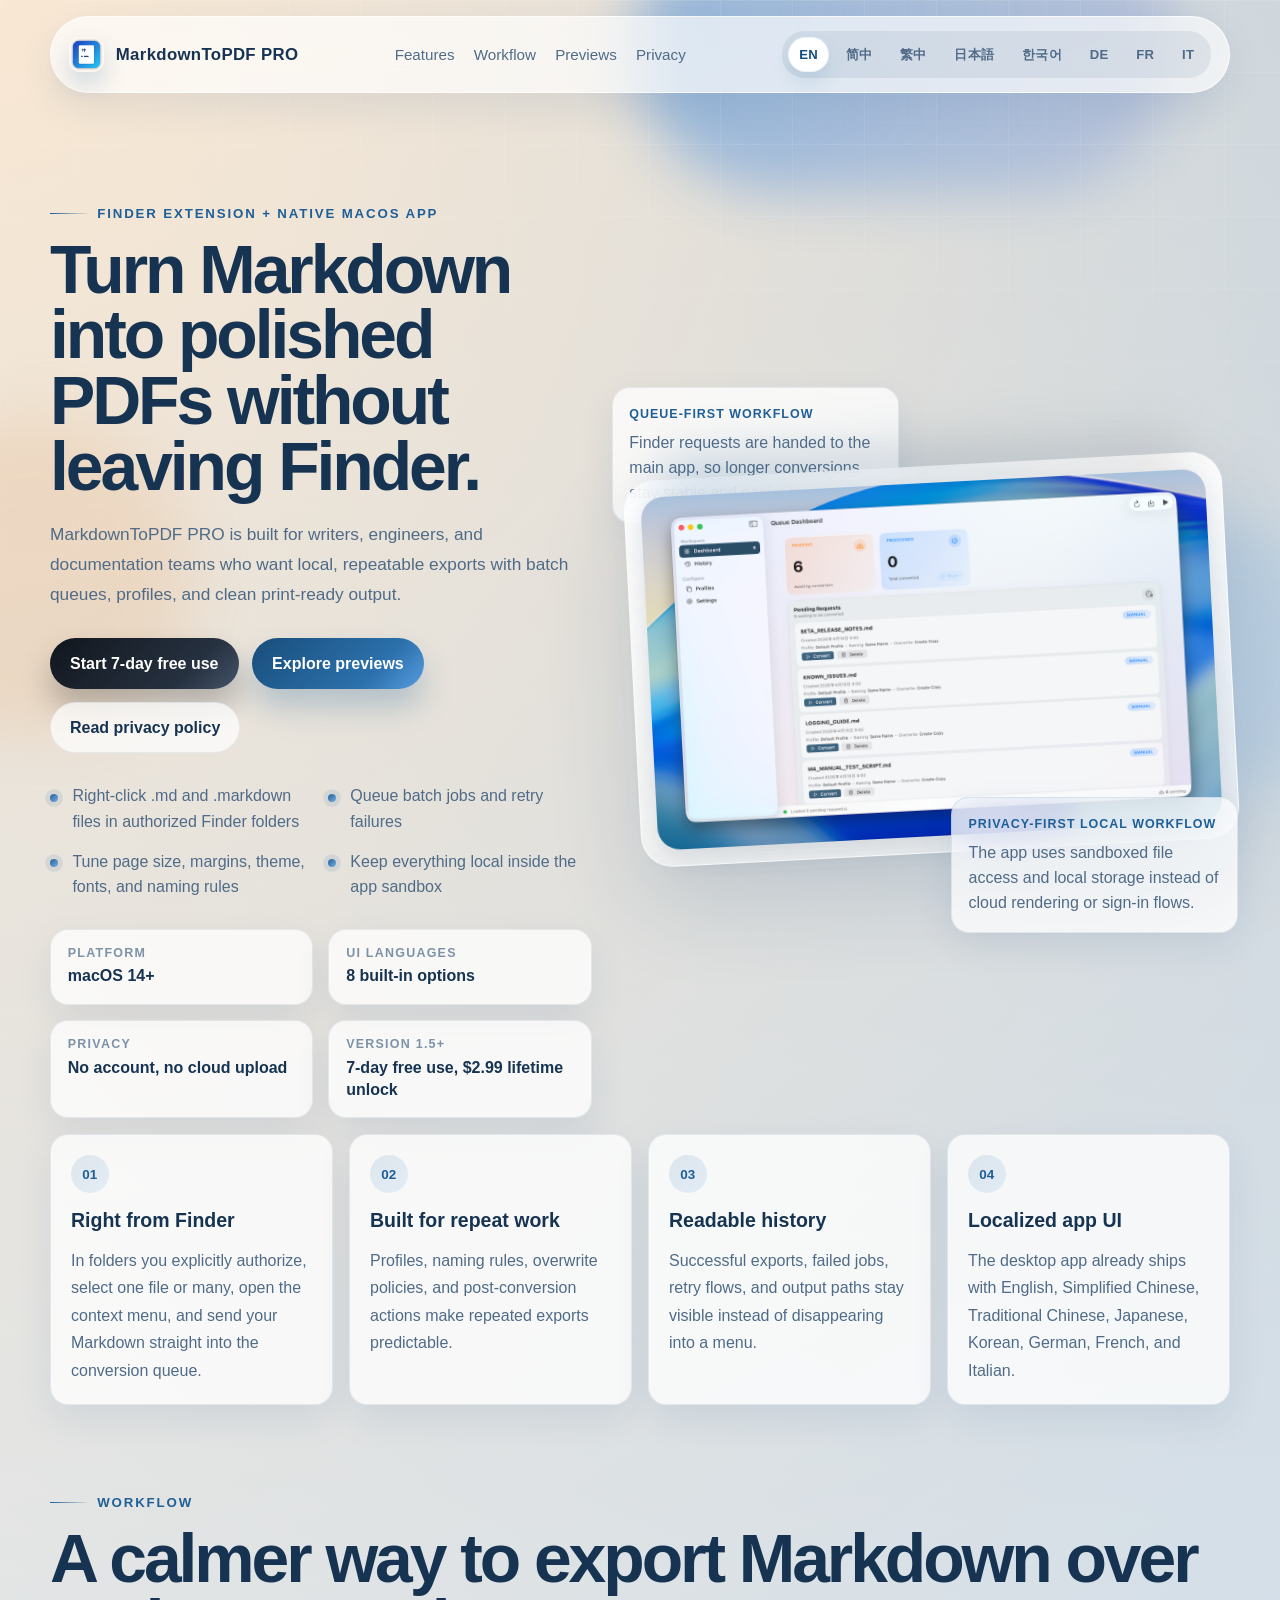
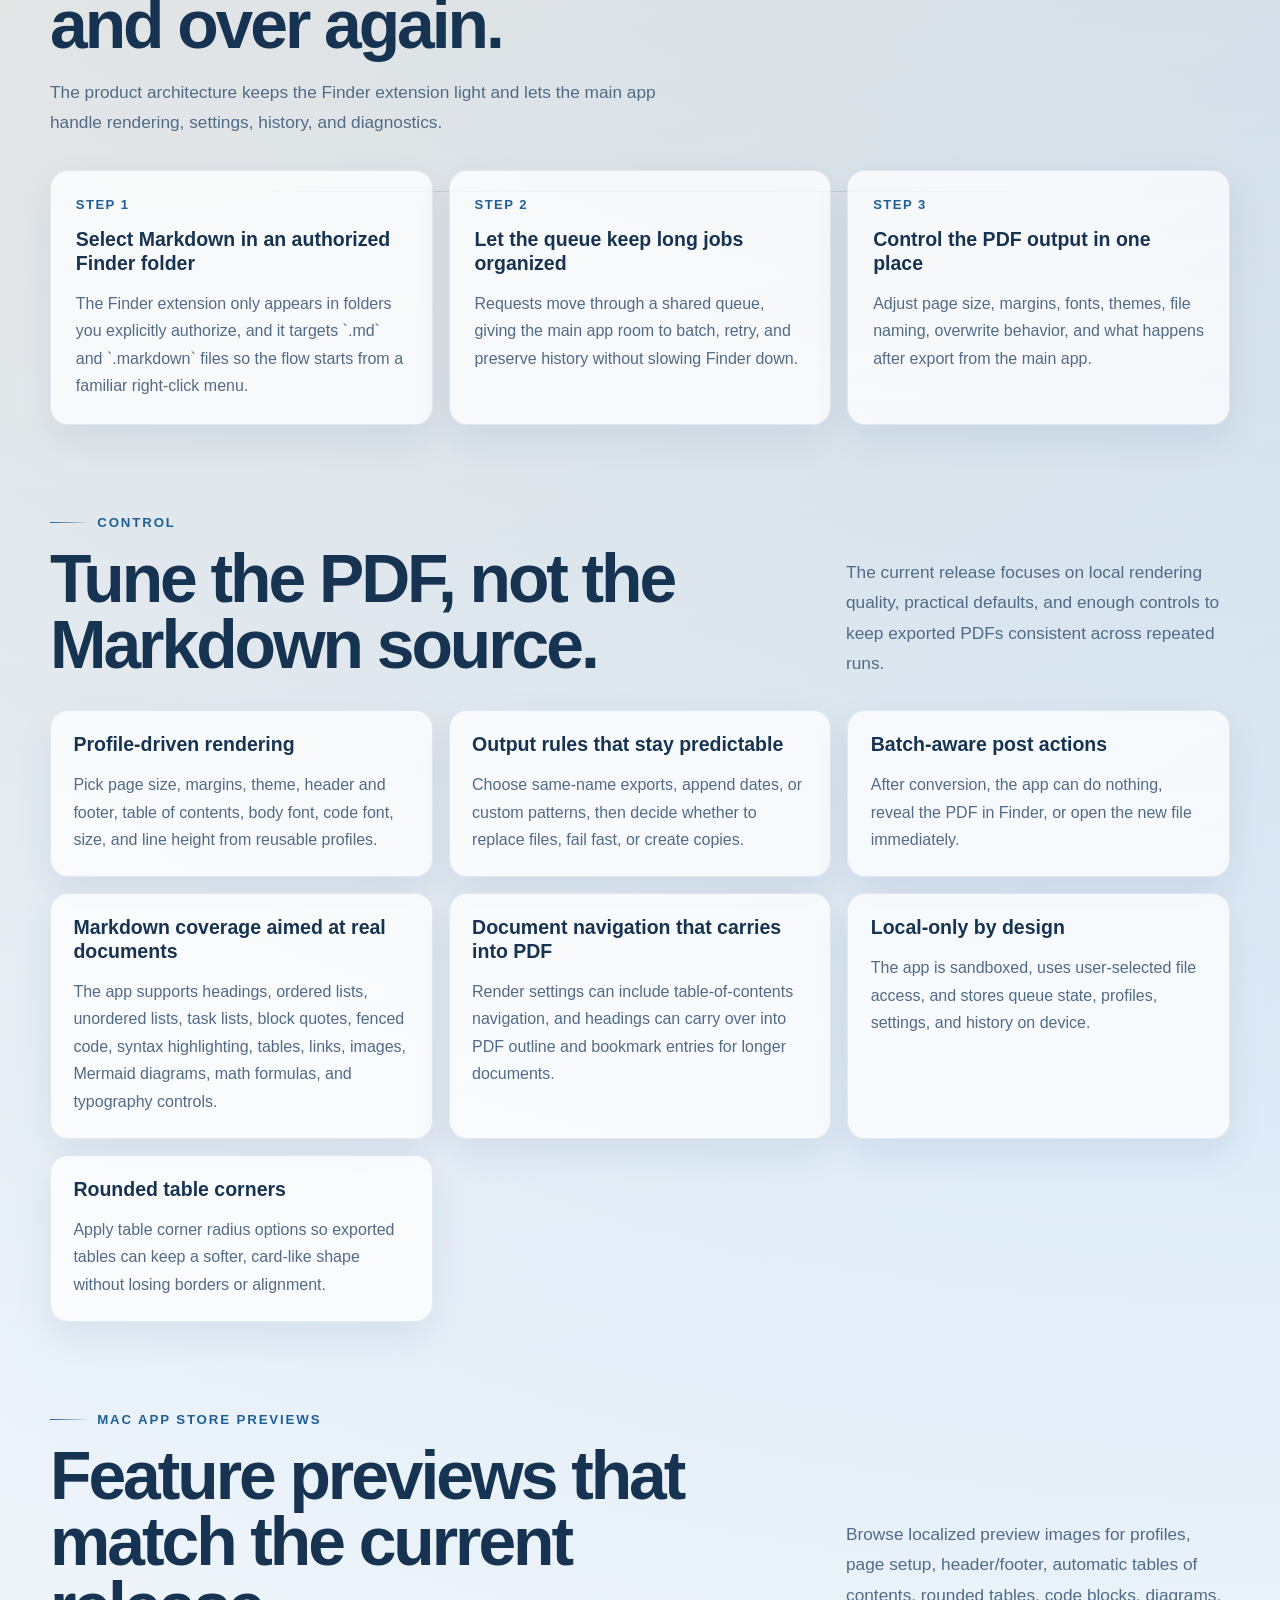
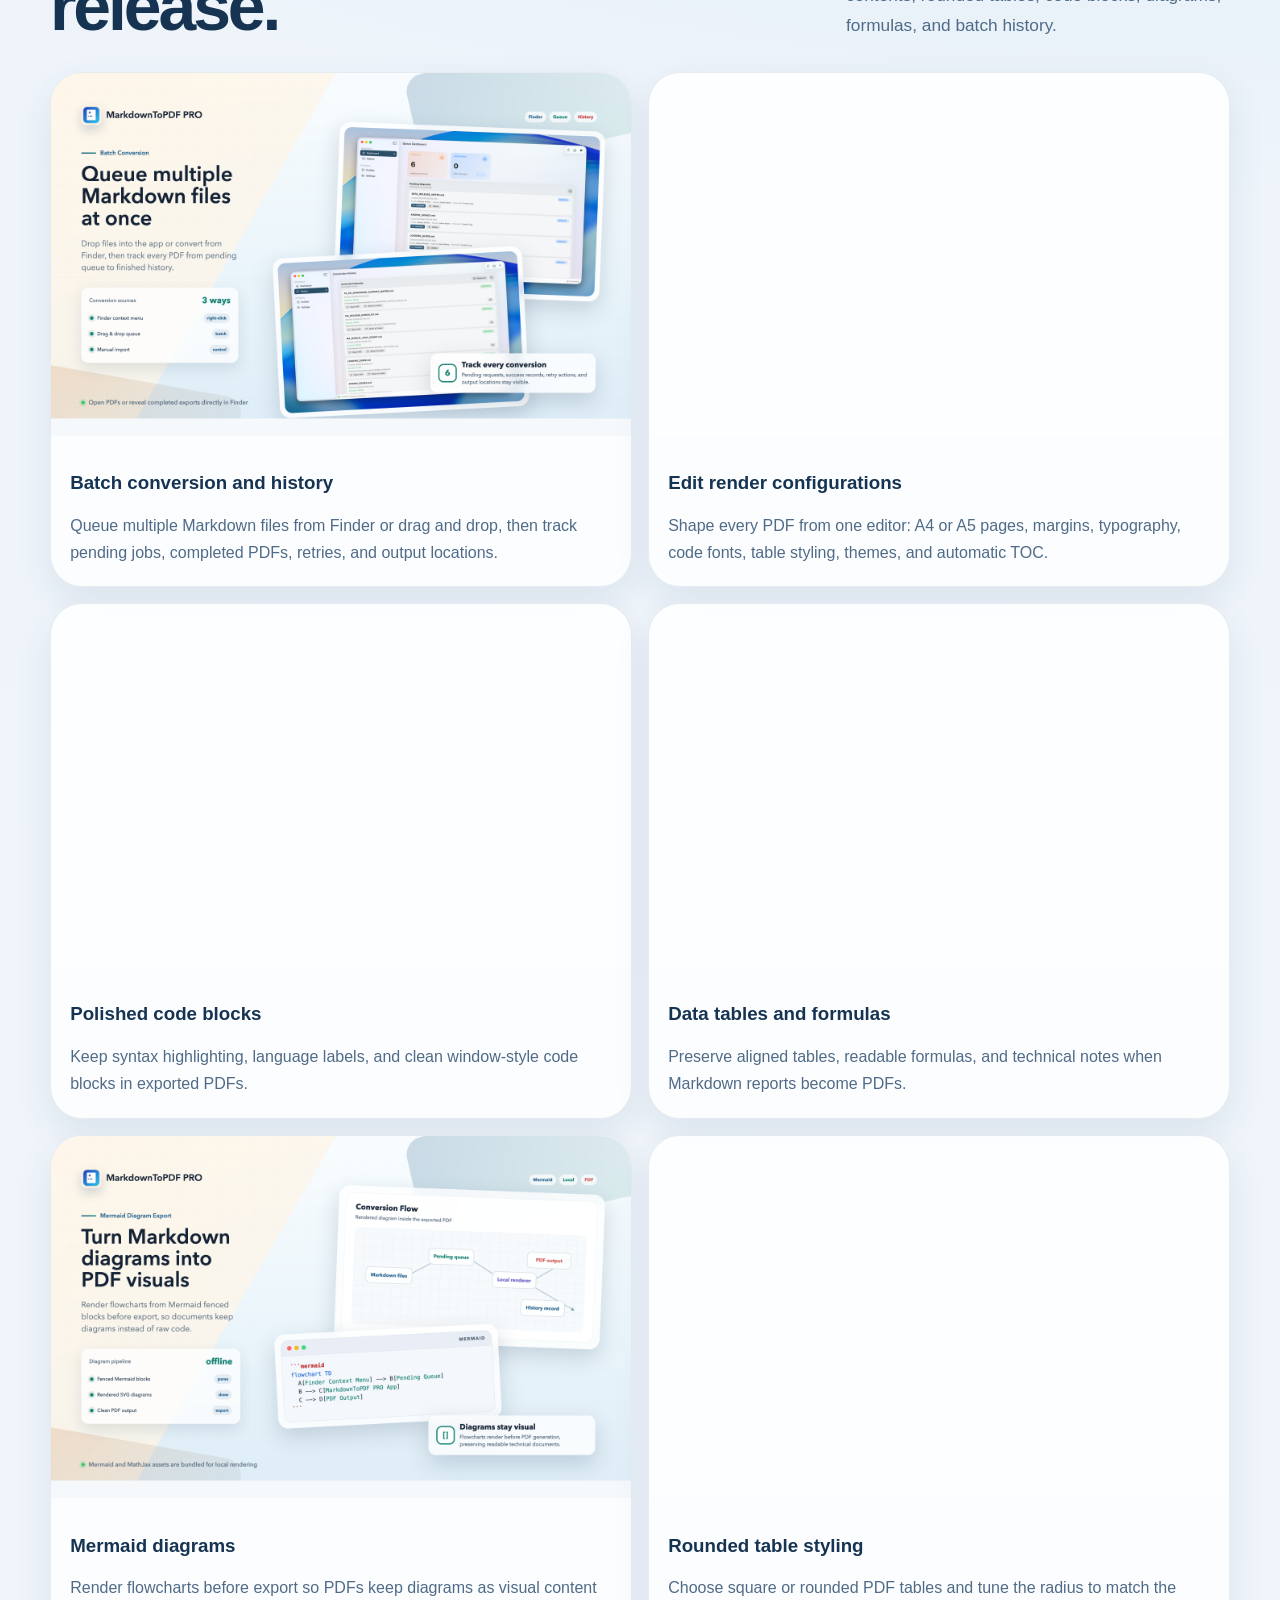
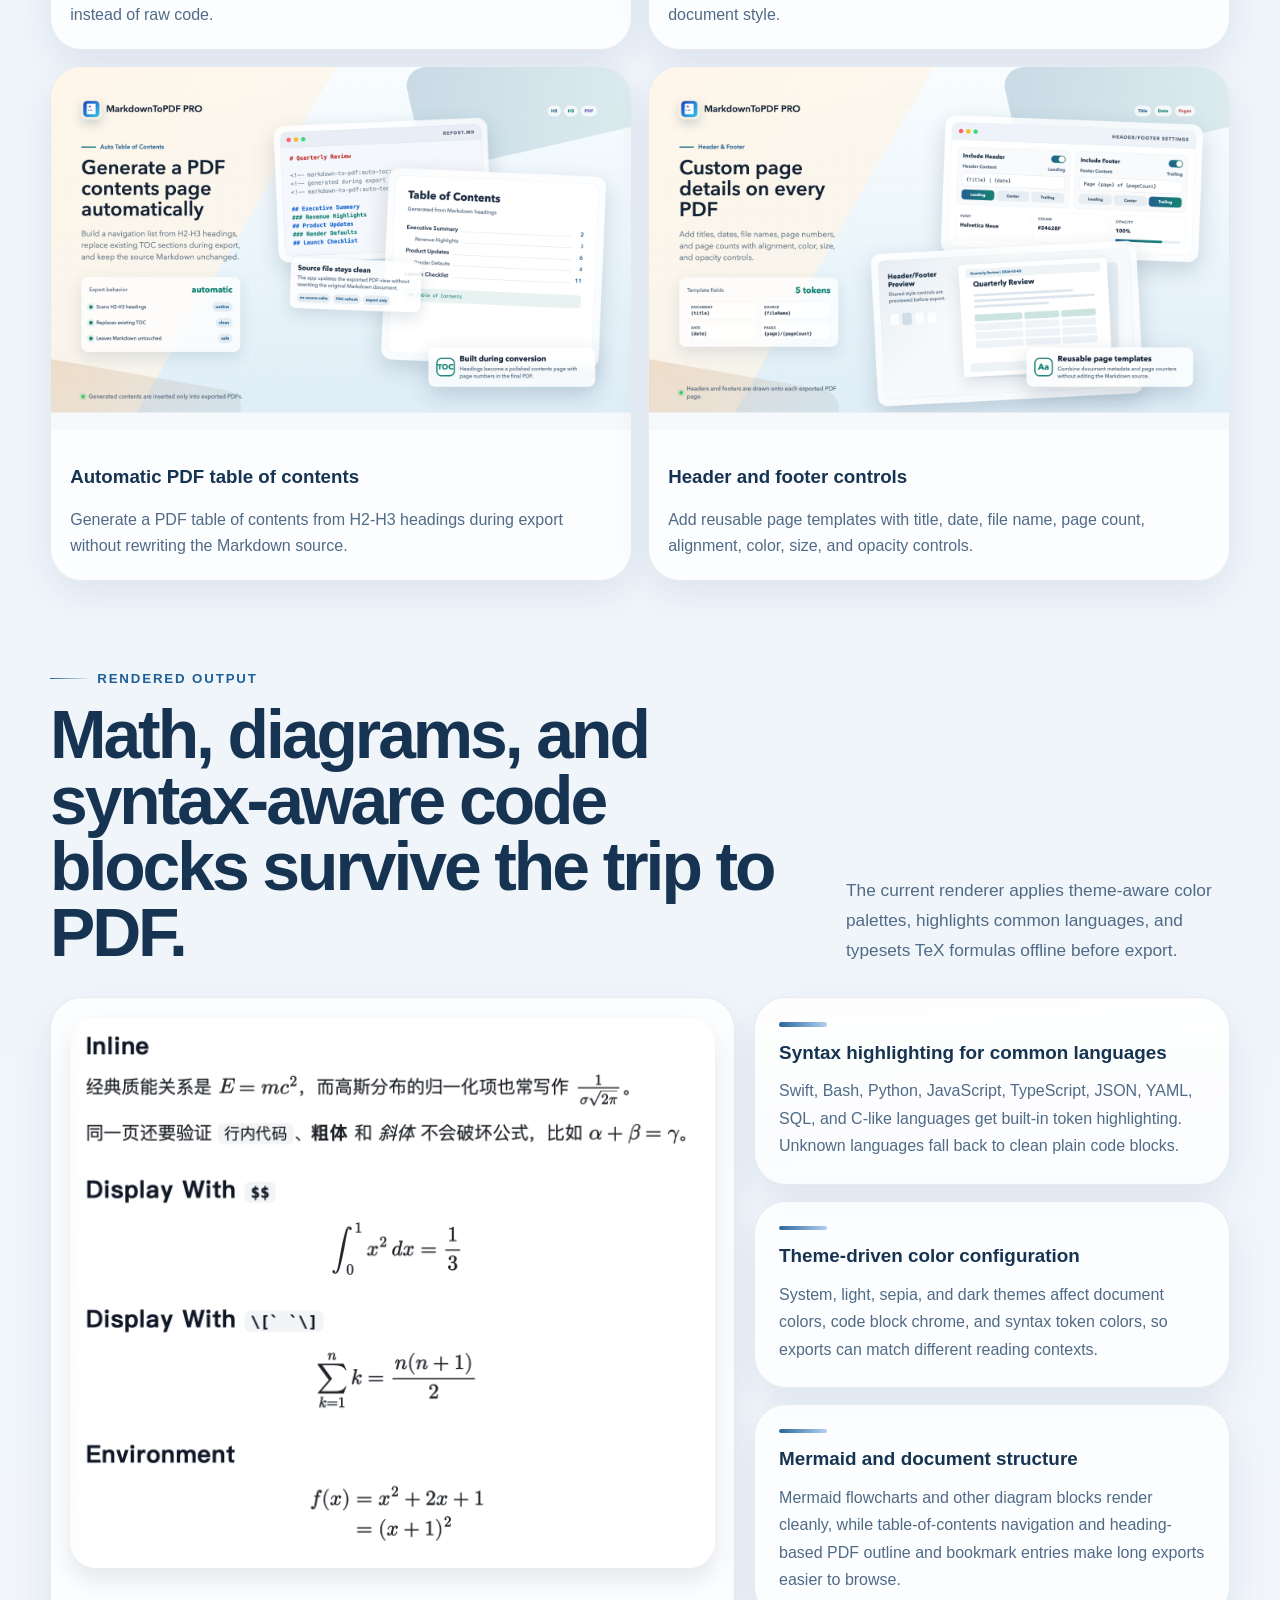
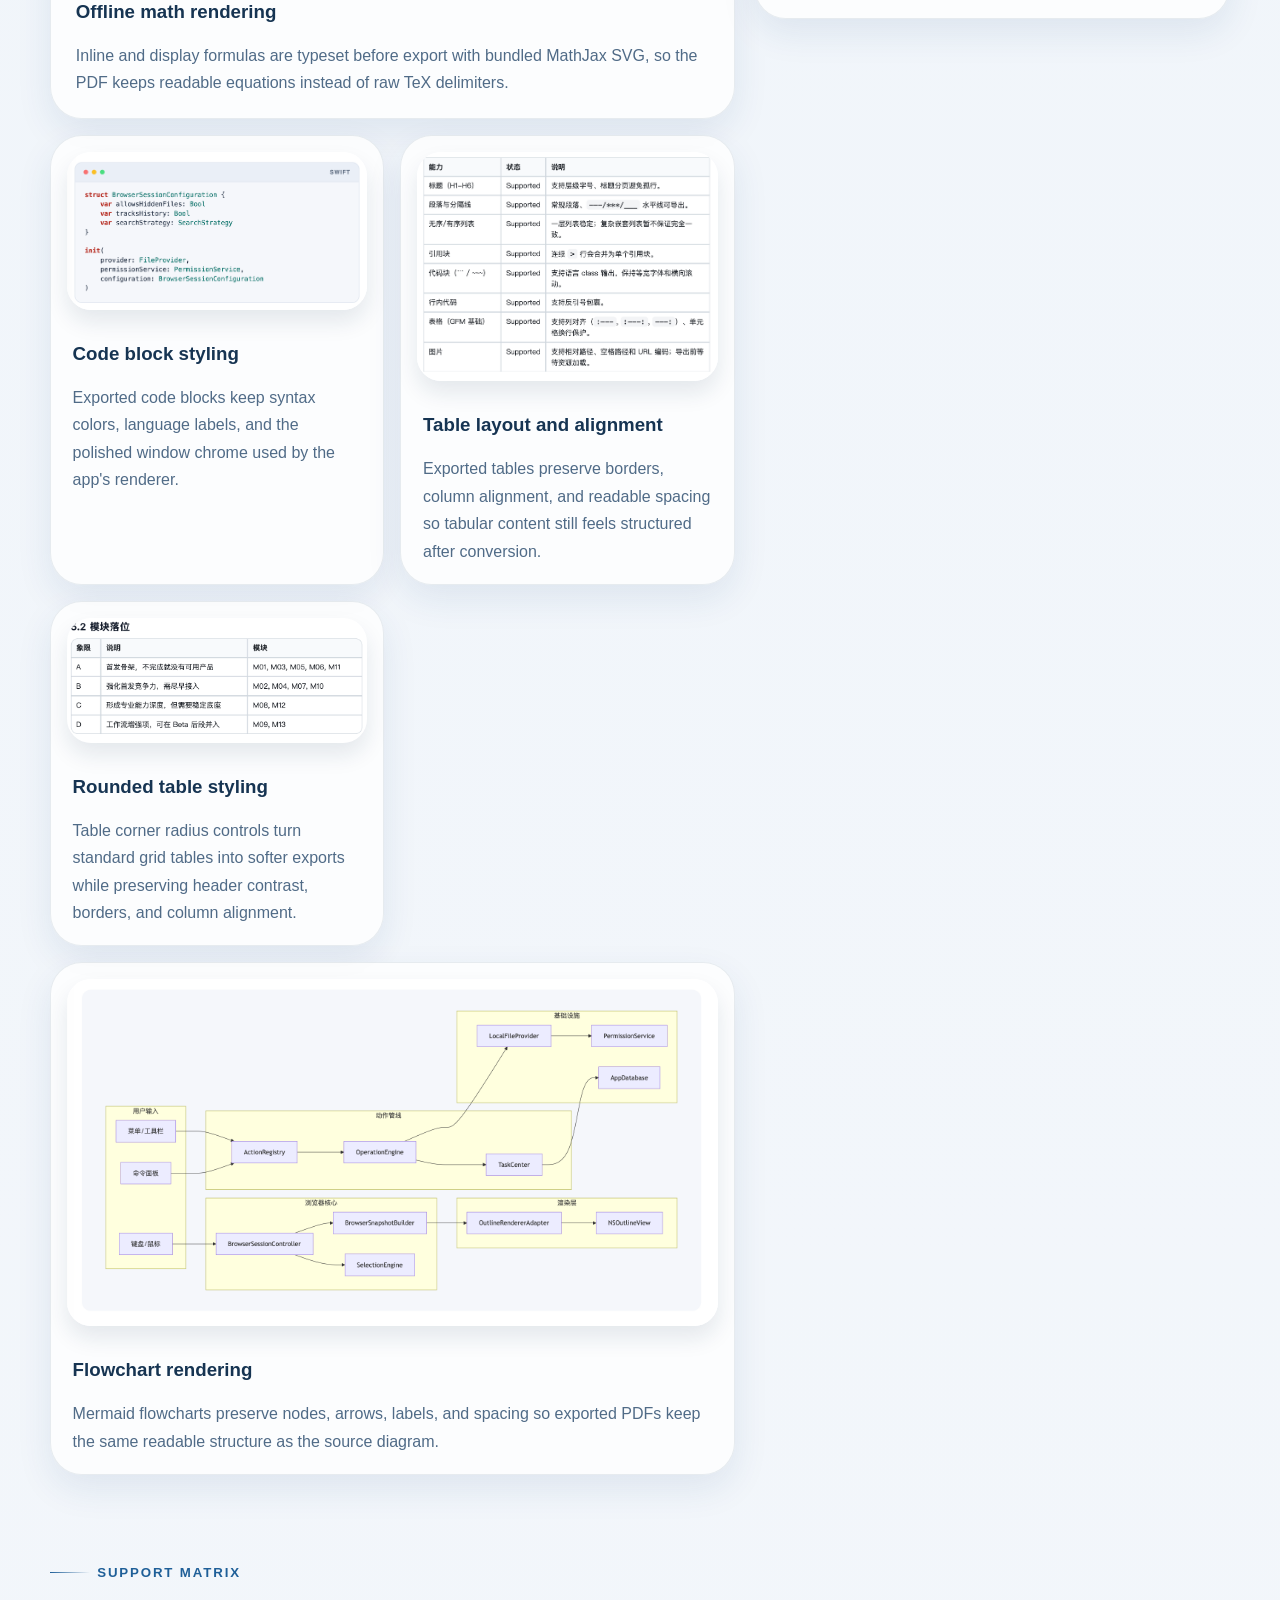
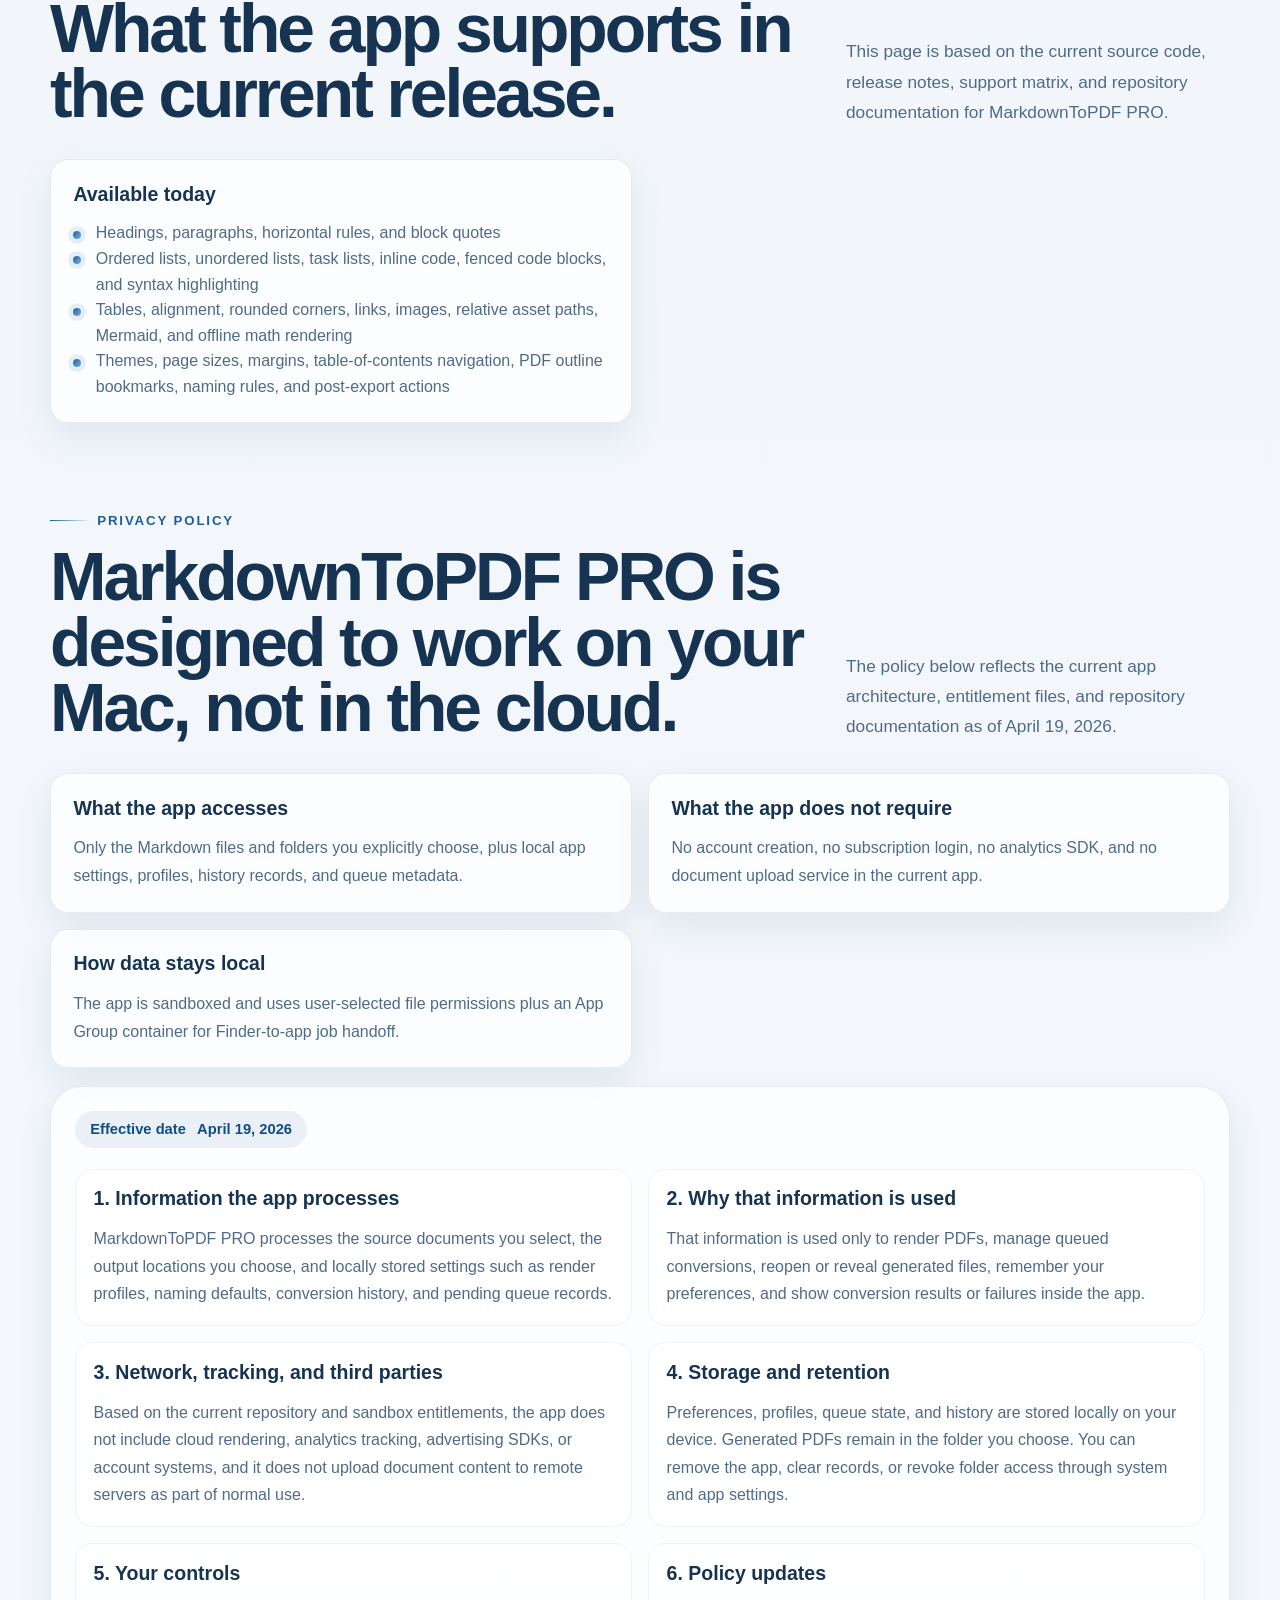
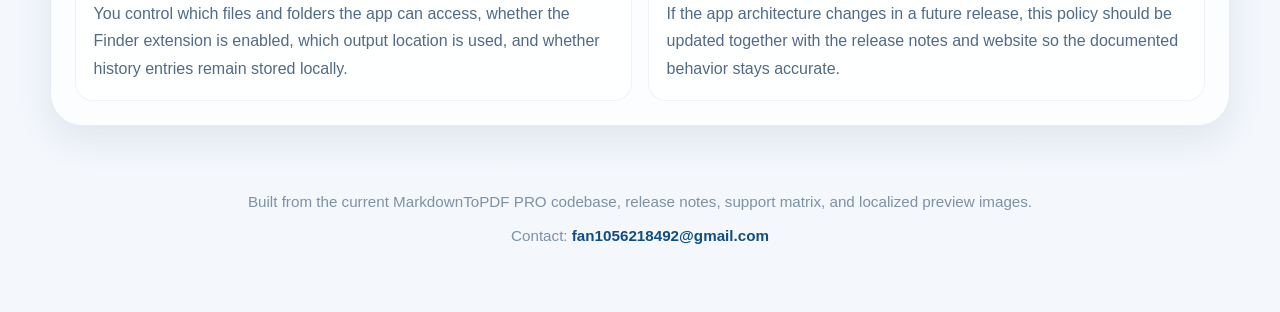
<file: index.html>
<!doctype html>
<html lang="en">
  <head>
    <meta charset="UTF-8" />
    <meta name="viewport" content="width=device-width, initial-scale=1.0" />
    <title>MarkdownToPDF PRO for macOS</title>
    <meta
      name="description"
      content="MarkdownToPDF PRO is a Finder-powered macOS app for turning Markdown files into polished PDFs with profiles, syntax highlighting, math rendering, history, and privacy-first local processing. Starting in version 1.5, use it free for 7 days and unlock forever with a one-time $2.99 purchase."
    />
    <meta
      name="theme-color"
      content="#eef4fa"
    />
    <link rel="icon" type="image/png" href="pictures/app-icon.png" />
    <link rel="stylesheet" href="styles.css" />
    <script defer src="script.js"></script>
  </head>
  <body>
    <a class="skip-link" href="#main" data-i18n="skipLink">Skip to content</a>
    <div class="page-backdrop" aria-hidden="true">
      <div class="backdrop-orb orb-a"></div>
      <div class="backdrop-orb orb-b"></div>
      <div class="backdrop-orb orb-c"></div>
      <div class="backdrop-grid"></div>
    </div>

    <div class="site-shell" id="top">
      <header class="site-header">
        <a class="brand" href="#top" aria-label="MarkdownToPDF PRO">
          <img src="pictures/app-icon.png" alt="" />
          <span>MarkdownToPDF PRO</span>
        </a>

        <nav class="header-nav" aria-label="Primary navigation" data-i18n-aria-label="navPrimaryAria">
          <a href="#features" data-i18n="navFeatures">Features</a>
          <a href="#workflow" data-i18n="navWorkflow">Workflow</a>
          <a href="#promos" data-i18n="navPromos">Previews</a>
          <a href="#privacy" data-i18n="navPrivacy">Privacy</a>
        </nav>

        <div class="header-actions">
          <div class="lang-switch" role="group" aria-label="Language switcher" data-i18n-aria-label="langSwitcherLabel">
            <button class="lang-button is-active" type="button" data-lang="en">EN</button>
            <button class="lang-button" type="button" data-lang="zh-Hans" aria-label="简体中文">简中</button>
            <button class="lang-button" type="button" data-lang="zh-Hant" aria-label="繁體中文">繁中</button>
            <button class="lang-button" type="button" data-lang="ja" aria-label="日本語">日本語</button>
            <button class="lang-button" type="button" data-lang="ko" aria-label="한국어">한국어</button>
            <button class="lang-button" type="button" data-lang="de" aria-label="Deutsch">DE</button>
            <button class="lang-button" type="button" data-lang="fr" aria-label="Français">FR</button>
            <button class="lang-button" type="button" data-lang="it" aria-label="Italiano">IT</button>
          </div>
        </div>
      </header>

      <main id="main">
        <section class="hero section">
          <div class="hero-copy">
            <p class="eyebrow" data-i18n="heroEyebrow">Finder extension + native macOS app</p>
            <h1 data-i18n="heroTitle">Turn Markdown into polished PDFs without leaving Finder.</h1>
            <p class="hero-lead" data-i18n="heroLead">
              MarkdownToPDF PRO is built for writers, engineers, and documentation teams who want local,
              repeatable exports with batch queues, profiles, and clean print-ready output.
            </p>

            <div class="hero-actions">
              <a
                class="button button-store"
                href="macappstore://apps.apple.com/us/app/markdowntopdf-pro/id6762535190?mt=12&uo=4"
                data-i18n="heroDownload"
              >
                Start 7-day free use
              </a>
              <a class="button button-primary" href="#promos" data-i18n="heroPrimary">
                Explore previews
              </a>
              <a class="button button-secondary" href="#privacy" data-i18n="heroSecondary">
                Read privacy policy
              </a>
            </div>

            <ul class="hero-badges">
              <li data-i18n="heroBadge1">Right-click .md and .markdown files in authorized Finder folders</li>
              <li data-i18n="heroBadge2">Queue batch jobs and retry failures</li>
              <li data-i18n="heroBadge3">Tune page size, margins, theme, fonts, and naming rules</li>
              <li data-i18n="heroBadge4">Keep everything local inside the app sandbox</li>
            </ul>

            <div class="meta-grid">
              <article class="meta-card">
                <span class="meta-label" data-i18n="metaPlatformLabel">Platform</span>
                <strong class="meta-value" data-i18n="metaPlatformValue">macOS 14+</strong>
              </article>
              <article class="meta-card">
                <span class="meta-label" data-i18n="metaLanguageLabel">UI Languages</span>
                <strong class="meta-value" data-i18n="metaLanguageValue">8 built-in options</strong>
              </article>
              <article class="meta-card">
                <span class="meta-label" data-i18n="metaPrivacyLabel">Privacy</span>
                <strong class="meta-value" data-i18n="metaPrivacyValue">No account, no cloud upload</strong>
              </article>
              <article class="meta-card">
                <span class="meta-label" data-i18n="metaPricingLabel">Version 1.5+</span>
                <strong class="meta-value" data-i18n="metaPricingValue">7-day free use, $2.99 lifetime unlock</strong>
              </article>
            </div>
          </div>

          <div class="hero-visual">
            <div class="floating-card floating-card-top">
              <span class="floating-label" data-i18n="heroNoteTopLabel">Queue-first workflow</span>
              <p data-i18n="heroNoteTopBody">
                Finder requests are handed to the main app, so longer conversions stay stable and
                easier to manage.
              </p>
            </div>

            <div class="device-frame">
              <img
                src="pictures/dashboard.png"
                alt="MarkdownToPDF PRO queue dashboard"
                data-i18n-alt="heroImageAlt"
              />
            </div>

            <div class="floating-card floating-card-bottom">
              <span class="floating-label" data-i18n="heroNoteBottomLabel">Privacy-first local workflow</span>
              <p data-i18n="heroNoteBottomBody">
                The current codebase uses sandboxed file access and local storage instead of cloud
                rendering or sign-in flows.
              </p>
            </div>
          </div>
        </section>

        <section class="signal-grid">
          <article class="signal-card">
            <span class="signal-index">01</span>
            <h2 data-i18n="signal1Title">Right from Finder</h2>
            <p data-i18n="signal1Body">
              In folders you explicitly authorize, select one file or many, open the context menu,
              and send your Markdown straight into the conversion queue.
            </p>
          </article>
          <article class="signal-card">
            <span class="signal-index">02</span>
            <h2 data-i18n="signal2Title">Built for repeat work</h2>
            <p data-i18n="signal2Body">
              Profiles, naming rules, overwrite policies, and post-conversion actions make repeated
              exports predictable.
            </p>
          </article>
          <article class="signal-card">
            <span class="signal-index">03</span>
            <h2 data-i18n="signal3Title">Readable history</h2>
            <p data-i18n="signal3Body">
              Successful exports, failed jobs, retry flows, and output paths stay visible instead of
              disappearing into a menu.
            </p>
          </article>
          <article class="signal-card">
            <span class="signal-index">04</span>
            <h2 data-i18n="signal4Title">Localized app UI</h2>
            <p data-i18n="signal4Body">
              The desktop app already ships with English, Simplified Chinese, Traditional Chinese,
              Japanese, Korean, German, French, and Italian.
            </p>
          </article>
        </section>

        <section class="section story-section" id="workflow">
          <div class="section-heading">
            <p class="eyebrow" data-i18n="workflowEyebrow">Workflow</p>
            <h2 data-i18n="workflowTitle">A calmer way to export Markdown over and over again.</h2>
            <p class="section-lead" data-i18n="workflowLead">
              The product architecture keeps the Finder extension light and lets the main app handle
              rendering, settings, history, and diagnostics.
            </p>
          </div>

          <div class="timeline">
            <article class="timeline-card">
              <span class="timeline-step" data-i18n="workflowStep1Index">Step 1</span>
              <h3 data-i18n="workflowStep1Title">Select Markdown in an authorized Finder folder</h3>
              <p data-i18n="workflowStep1Body">
                The Finder extension only appears in folders you explicitly authorize, and it targets
                `.md` and `.markdown` files so the flow starts from a familiar right-click menu.
              </p>
            </article>
            <article class="timeline-card">
              <span class="timeline-step" data-i18n="workflowStep2Index">Step 2</span>
              <h3 data-i18n="workflowStep2Title">Let the queue keep long jobs organized</h3>
              <p data-i18n="workflowStep2Body">
                Requests move through a shared queue, giving the main app room to batch, retry, and
                preserve history without slowing Finder down.
              </p>
            </article>
            <article class="timeline-card">
              <span class="timeline-step" data-i18n="workflowStep3Index">Step 3</span>
              <h3 data-i18n="workflowStep3Title">Control the PDF output in one place</h3>
              <p data-i18n="workflowStep3Body">
                Adjust page size, margins, fonts, themes, file naming, overwrite behavior, and what
                happens after export from the main app.
              </p>
            </article>
          </div>
        </section>

        <section class="section features-section" id="features">
          <div class="section-heading split-heading">
            <div>
              <p class="eyebrow" data-i18n="featuresEyebrow">Control</p>
              <h2 data-i18n="featuresTitle">Tune the PDF, not the Markdown source.</h2>
            </div>
            <p class="section-lead" data-i18n="featuresLead">
              The current release focuses on local rendering quality, practical defaults, and enough
              controls to keep exported PDFs consistent across repeated runs.
            </p>
          </div>

          <div class="feature-grid">
            <article class="feature-card">
              <h3 data-i18n="feature1Title">Profile-driven rendering</h3>
              <p data-i18n="feature1Body">
                Pick page size, margins, theme, header/footer, table of contents, body font, code
                font, size, and line height from reusable profiles.
              </p>
            </article>
            <article class="feature-card">
              <h3 data-i18n="feature2Title">Output rules that stay predictable</h3>
              <p data-i18n="feature2Body">
                Choose same-name exports, append dates, or custom patterns, then decide whether to
                replace files, fail fast, or create copies.
              </p>
            </article>
            <article class="feature-card">
              <h3 data-i18n="feature3Title">Batch-aware post actions</h3>
              <p data-i18n="feature3Body">
                After conversion, the app can do nothing, reveal the PDF in Finder, or open the new
                file immediately.
              </p>
            </article>
            <article class="feature-card">
              <h3 data-i18n="feature4Title">Markdown coverage aimed at real documents</h3>
              <p data-i18n="feature4Body">
                The app supports headings, ordered lists, unordered lists, task lists, block quotes,
                fenced code, syntax highlighting, tables, links, images, Mermaid diagrams, math
                formulas, and typography controls.
              </p>
            </article>
            <article class="feature-card">
              <h3 data-i18n="feature5Title">Document navigation that carries into PDF</h3>
              <p data-i18n="feature5Body">
                Render settings can include table-of-contents navigation, and headings can carry over
                into PDF outline and bookmark entries for longer documents.
              </p>
            </article>
            <article class="feature-card">
              <h3 data-i18n="feature6Title">Local-only by design</h3>
              <p data-i18n="feature6Body">
                The app is sandboxed, uses user-selected file access, and stores queue state,
                profiles, settings, and history on device.
              </p>
            </article>
            <article class="feature-card">
              <h3 data-i18n="feature7Title">Rounded table corners</h3>
              <p data-i18n="feature7Body">
                Apply table corner radius options so exported tables can keep a softer, card-like
                shape without losing borders or alignment.
              </p>
            </article>
          </div>
        </section>

        <section class="section promo-section" id="promos">
          <div class="section-heading split-heading">
            <div>
              <p class="eyebrow" data-i18n="promoEyebrow">Mac App Store Previews</p>
              <h2 data-i18n="promoTitle">Feature previews that match the current release.</h2>
            </div>
            <p class="section-lead" data-i18n="promoLead">
              These localized preview images highlight the latest render configuration controls,
              table styling, document navigation, and batch export workflow.
            </p>
          </div>

          <div class="promo-grid" id="promo-gallery" aria-live="polite"></div>
        </section>

        <section class="section render-section">
          <div class="section-heading split-heading">
            <div>
              <p class="eyebrow" data-i18n="renderEyebrow">Rendered Output</p>
              <h2 data-i18n="renderTitle">Math, diagrams, and syntax-aware code blocks survive the trip to PDF.</h2>
            </div>
            <p class="section-lead" data-i18n="renderLead">
              The current renderer applies theme-aware color palettes, highlights common languages,
              and typesets TeX formulas offline before export.
            </p>
          </div>

          <div class="render-showcase">
            <div class="render-gallery">
              <figure class="render-figure render-figure-featured">
                <img
                  src="pictures/math.png"
                  alt="Math rendering sample exported by MarkdownToPDF PRO"
                  data-i18n-alt="renderMathAlt"
                />
                <figcaption>
                  <h3 data-i18n="renderMathTitle">Offline math rendering</h3>
                  <p data-i18n="renderMathBody">
                    Inline and display formulas are typeset before export with bundled MathJax SVG, so
                    the PDF keeps readable equations instead of raw TeX delimiters.
                  </p>
                </figcaption>
              </figure>

              <div class="render-subgrid">
                <figure class="render-figure render-figure-compact">
                  <img
                    src="pictures/code_block.png"
                    alt="Syntax-highlighted code block exported by MarkdownToPDF PRO"
                    data-i18n-alt="renderCodeAlt"
                  />
                  <figcaption>
                    <h3 data-i18n="renderCodeImageTitle">Code block styling</h3>
                    <p data-i18n="renderCodeImageBody">
                      Exported code blocks keep syntax colors, language labels, and the polished window
                      chrome used by the app's renderer.
                    </p>
                  </figcaption>
                </figure>

                <figure class="render-figure render-figure-compact">
                  <img
                    src="pictures/table.png"
                    alt="Table rendering sample exported by MarkdownToPDF PRO"
                    data-i18n-alt="renderTableAlt"
                  />
                  <figcaption>
                    <h3 data-i18n="renderTableTitle">Table layout and alignment</h3>
                    <p data-i18n="renderTableBody">
                      Exported tables preserve borders, column alignment, and readable spacing so tabular
                      content still feels structured after conversion.
                    </p>
                  </figcaption>
                </figure>

                <figure class="render-figure render-figure-compact render-figure-rounded-table">
                  <img
                    src="pictures/CornerRadius-table.png"
                    alt="Rounded table rendering sample exported by MarkdownToPDF PRO"
                    data-i18n-alt="renderRoundedTableAlt"
                  />
                  <figcaption>
                    <h3 data-i18n="renderRoundedTableTitle">Rounded table styling</h3>
                    <p data-i18n="renderRoundedTableBody">
                      Table corner radius controls turn standard grid tables into softer exports while
                      preserving header contrast, borders, and column alignment.
                    </p>
                  </figcaption>
                </figure>

                <figure class="render-figure render-figure-compact render-figure-wide">
                  <img
                    src="pictures/flowchart-example.png"
                    alt="Flowchart rendering sample exported by MarkdownToPDF PRO"
                    data-i18n-alt="renderFlowchartAlt"
                  />
                  <figcaption>
                    <h3 data-i18n="renderFlowchartTitle">Flowchart rendering</h3>
                    <p data-i18n="renderFlowchartBody">
                      Mermaid flowcharts preserve nodes, arrows, labels, and spacing so exported PDFs
                      keep the same readable structure as the source diagram.
                    </p>
                  </figcaption>
                </figure>
              </div>
            </div>

            <div class="render-copy">
              <article class="feature-card">
                <h3 data-i18n="renderCodeTitle">Syntax highlighting for common languages</h3>
                <p data-i18n="renderCodeBody">
                  Swift, Bash, Python, JavaScript, TypeScript, JSON, YAML, SQL, and C-like languages
                  get built-in token highlighting. Unknown languages fall back to clean plain code
                  blocks.
                </p>
              </article>
              <article class="feature-card">
                <h3 data-i18n="renderPaletteTitle">Theme-driven color configuration</h3>
                <p data-i18n="renderPaletteBody">
                  System, light, sepia, and dark themes affect document colors, code block chrome,
                  and syntax token colors, so exports can match different reading contexts.
                </p>
              </article>
              <article class="feature-card">
                <h3 data-i18n="renderStructureTitle">Mermaid and document structure</h3>
                <p data-i18n="renderStructureBody">
                  Mermaid fenced blocks render as diagrams, while table-of-contents navigation and
                  heading-based PDF outline/bookmark entries make long exports easier to browse.
                </p>
              </article>
            </div>
          </div>
        </section>

        <section class="section support-section">
          <div class="section-heading split-heading">
            <div>
              <p class="eyebrow" data-i18n="supportEyebrow">Support Matrix</p>
              <h2 data-i18n="supportTitle">What the app supports in the current release.</h2>
            </div>
            <p class="section-lead" data-i18n="supportLead">
              This page is based on the current source code, release notes, support matrix, and known
              issues in the MarkdownToPDF PRO repository.
            </p>
          </div>

          <div class="support-grid">
            <article class="support-card">
              <h3 data-i18n="supportGoodTitle">Available today</h3>
              <ul class="support-list">
                <li data-i18n="supportGood1">Headings, paragraphs, horizontal rules, and block quotes</li>
                <li data-i18n="supportGood2">Ordered lists, unordered lists, task lists, inline code, fenced code blocks, and syntax highlighting</li>
                <li data-i18n="supportGood3">Tables, alignment, links, images, relative asset paths, Mermaid, and offline math rendering</li>
                <li data-i18n="supportGood4">Themes, page sizes, margins, table-of-contents navigation, PDF outline bookmarks, naming rules, and post-export actions</li>
              </ul>
            </article>
          </div>
        </section>

        <section class="section privacy-section" id="privacy">
          <div class="section-heading split-heading">
            <div>
              <p class="eyebrow" data-i18n="privacyEyebrow">Privacy Policy</p>
              <h2 data-i18n="privacyTitle">MarkdownToPDF PRO is designed to work on your Mac, not in the cloud.</h2>
            </div>
            <p class="section-lead" data-i18n="privacyLead">
              The policy below reflects the current app architecture, entitlement files, and
              repository documentation as of April 19, 2026.
            </p>
          </div>

          <div class="privacy-summary-grid">
            <article class="privacy-summary-card">
              <h3 data-i18n="privacyCard1Title">What the app accesses</h3>
              <p data-i18n="privacyCard1Body">
                Only the Markdown files and folders you explicitly choose, plus local app settings,
                profiles, history records, and queue metadata.
              </p>
            </article>
            <article class="privacy-summary-card">
              <h3 data-i18n="privacyCard2Title">What the app does not require</h3>
              <p data-i18n="privacyCard2Body">
                No account creation, no subscription login, no analytics SDK, and no document upload
                service in the current app.
              </p>
            </article>
            <article class="privacy-summary-card">
              <h3 data-i18n="privacyCard3Title">How data stays local</h3>
              <p data-i18n="privacyCard3Body">
                The app is sandboxed and uses user-selected file permissions plus an App Group
                container for Finder-to-app job handoff.
              </p>
            </article>
          </div>

          <div class="privacy-policy-card">
            <div class="policy-meta">
              <span data-i18n="privacyEffectiveLabel">Effective date</span>
              <strong data-i18n="privacyEffectiveValue">April 19, 2026</strong>
            </div>

            <div class="policy-columns">
              <article class="policy-block">
                <h3 data-i18n="policy1Title">1. Information the app processes</h3>
                <p data-i18n="policy1Body">
                  MarkdownToPDF PRO processes the source documents you select, the output locations you
                  choose, and locally stored settings such as render profiles, naming defaults,
                  conversion history, and pending queue records.
                </p>
              </article>
              <article class="policy-block">
                <h3 data-i18n="policy2Title">2. Why that information is used</h3>
                <p data-i18n="policy2Body">
                  That information is used only to render PDFs, manage queued conversions, reopen or
                  reveal generated files, remember your preferences, and show conversion results or
                  failures inside the app.
                </p>
              </article>
              <article class="policy-block">
                <h3 data-i18n="policy3Title">3. Network, tracking, and third parties</h3>
                <p data-i18n="policy3Body">
                  Based on the current repository and sandbox entitlements, the app does not
                  include cloud rendering, analytics tracking, advertising SDKs, or account systems,
                  and it does not upload document content to remote servers as part of normal use.
                </p>
              </article>
              <article class="policy-block">
                <h3 data-i18n="policy4Title">4. Storage and retention</h3>
                <p data-i18n="policy4Body">
                  Preferences, profiles, queue state, and history are stored locally on your device.
                  Generated PDFs remain in the folder you choose. You can remove the app, clear
                  records, or revoke folder access through system and app settings.
                </p>
              </article>
              <article class="policy-block">
                <h3 data-i18n="policy5Title">5. Your controls</h3>
                <p data-i18n="policy5Body">
                  You control which files and folders the app can access, whether the Finder
                  extension is enabled, which output location is used, and whether history entries
                  remain stored locally.
                </p>
              </article>
              <article class="policy-block">
                <h3 data-i18n="policy6Title">6. Policy updates</h3>
                <p data-i18n="policy6Body">
                  If the app architecture changes in a future release, this policy should be updated
                  together with the release notes and website so the documented behavior stays
                  accurate.
                </p>
              </article>
            </div>
          </div>
        </section>
      </main>

      <footer class="site-footer">
        <p data-i18n="footerBody">
          Built from the current MarkdownToPDF PRO codebase, release notes, support matrix, and
          localized preview images.
        </p>
        <p class="footer-contact">
          <span data-i18n="footerContactLabel">Contact:</span>
          <a href="mailto:fan1056218492@gmail.com">fan1056218492@gmail.com</a>
        </p>
      </footer>
    </div>
  </body>
</html>
</file>
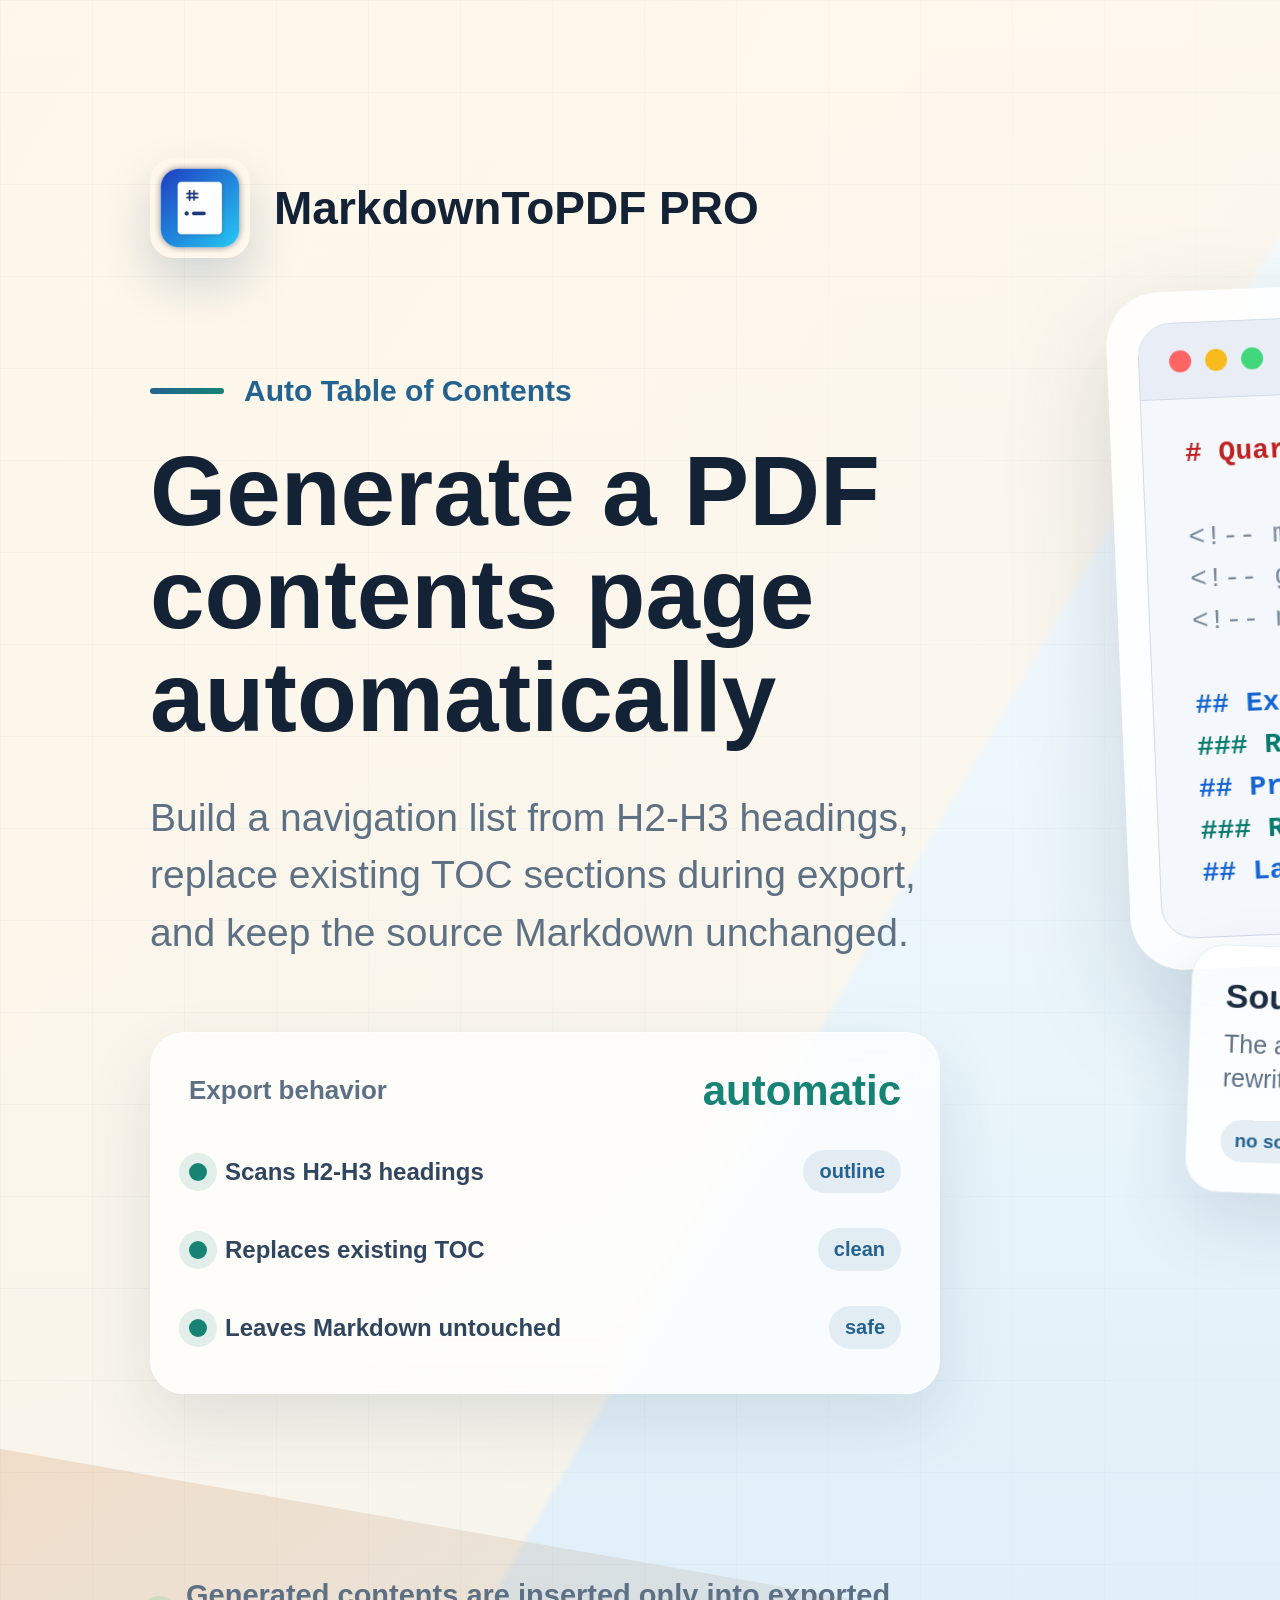
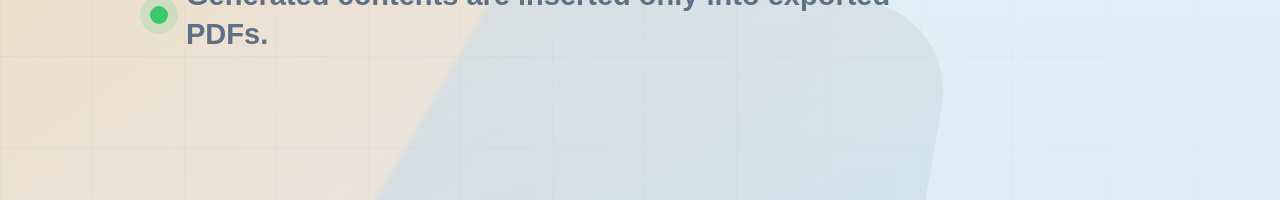
<file: app-store-assets/auto-toc-promo.html>
<!doctype html>
<html lang="en">
  <head>
    <meta charset="UTF-8" />
    <meta name="viewport" content="width=device-width, initial-scale=1.0" />
    <title>MarkdownToPDF PRO Auto Table of Contents Promo</title>
    <style>
      :root {
        color-scheme: light;
        --ink: #132235;
        --muted: #5d7084;
        --blue: #24628f;
        --teal: #168374;
        --warm: #db9761;
        --purple: #6a63c7;
        --surface: rgba(255, 255, 255, 0.78);
        --shadow: 0 42px 110px rgba(28, 54, 82, 0.18);
      }

      * { box-sizing: border-box; }

      html,
      body {
        margin: 0;
        width: 2880px;
        height: 1800px;
        overflow: hidden;
        font-family: "Avenir Next", "Inter", -apple-system, BlinkMacSystemFont, "Segoe UI", sans-serif;
        background: #f5f9fc;
      }

      body {
        display: grid;
        place-items: center;
      }

      .artboard {
        position: relative;
        width: 2880px;
        height: 1800px;
        overflow: hidden;
        color: var(--ink);
        background:
          linear-gradient(120deg, rgba(255, 246, 232, 0.92) 0%, rgba(255, 246, 232, 0.72) 36%, transparent 36.2%),
          linear-gradient(180deg, #f9fdff 0%, #eaf5fb 56%, #deedf7 100%);
      }

      .artboard::before {
        content: "";
        position: absolute;
        inset: 0;
        background-image:
          linear-gradient(rgba(36, 98, 143, 0.08) 1px, transparent 1px),
          linear-gradient(90deg, rgba(36, 98, 143, 0.06) 1px, transparent 1px);
        background-size: 92px 92px;
        mask-image: linear-gradient(90deg, rgba(0, 0, 0, 0.56), transparent 76%);
      }

      .cool-shape,
      .warm-shape {
        position: absolute;
        border-radius: 90px;
      }

      .cool-shape {
        right: -190px;
        top: -126px;
        width: 1280px;
        height: 520px;
        transform: rotate(-13deg);
        background: linear-gradient(135deg, rgba(36, 98, 143, 0.22), rgba(22, 131, 116, 0.1));
      }

      .warm-shape {
        left: -250px;
        bottom: -132px;
        width: 1180px;
        height: 420px;
        transform: rotate(10deg);
        background: linear-gradient(135deg, rgba(219, 151, 97, 0.28), rgba(82, 162, 205, 0.1));
      }

      .content {
        position: relative;
        z-index: 1;
        display: grid;
        grid-template-columns: 880px 1fr;
        gap: 88px;
        height: 100%;
        padding: 150px 150px 118px;
      }

      .copy {
        display: flex;
        flex-direction: column;
        justify-content: space-between;
        min-width: 0;
        padding: 8px 0 28px;
      }

      .brand {
        display: inline-flex;
        align-items: center;
        gap: 24px;
      }

      .brand img {
        width: 100px;
        height: 100px;
        border-radius: 24px;
        box-shadow: 0 24px 50px rgba(25, 82, 122, 0.2);
      }

      .brand span {
        font-size: 46px;
        font-weight: 600;
        letter-spacing: 0;
      }

      .headline {
        margin-top: 112px;
      }

      .eyebrow {
        display: inline-grid;
        grid-auto-flow: column;
        align-items: center;
        gap: 20px;
        margin: 0 0 32px;
        color: var(--blue);
        font-size: 30px;
        font-weight: 600;
        letter-spacing: 0;
      }

      .eyebrow::before {
        content: "";
        width: 74px;
        height: 6px;
        border-radius: 999px;
        background: linear-gradient(90deg, var(--blue), var(--teal));
      }

      h1 {
        margin: 0;
        max-width: 860px;
        font-size: 98px;
        line-height: 1.05;
        letter-spacing: 0;
        font-weight: 600;
      }

      .lead {
        margin: 40px 0 0;
        max-width: 810px;
        color: var(--muted);
        font-size: 39px;
        line-height: 1.48;
        font-weight: 450;
      }

      .toc-panel {
        width: 790px;
        margin-top: 70px;
        padding: 34px 38px;
        border: 1px solid rgba(255, 255, 255, 0.78);
        border-radius: 34px;
        background: rgba(255, 255, 255, 0.74);
        box-shadow: 0 28px 68px rgba(30, 62, 92, 0.12);
        backdrop-filter: blur(22px);
      }

      .panel-top {
        display: flex;
        align-items: center;
        justify-content: space-between;
        gap: 24px;
        margin-bottom: 26px;
      }

      .panel-top span {
        color: var(--muted);
        font-size: 26px;
        font-weight: 560;
      }

      .panel-top strong {
        color: var(--teal);
        font-size: 42px;
        font-weight: 650;
      }

      .toc-list {
        display: grid;
        gap: 16px;
      }

      .toc-list-row {
        display: grid;
        grid-template-columns: auto 1fr auto;
        align-items: center;
        gap: 18px;
        min-height: 62px;
        color: #30465e;
        font-size: 24px;
        font-weight: 560;
      }

      .toc-dot {
        width: 18px;
        height: 18px;
        border-radius: 50%;
        background: var(--teal);
        box-shadow: 0 0 0 10px rgba(22, 131, 116, 0.12);
      }

      .toc-badge {
        padding: 10px 16px;
        border-radius: 999px;
        color: var(--blue);
        background: rgba(36, 98, 143, 0.1);
        font-size: 20px;
        font-weight: 650;
      }

      .footer-note {
        display: flex;
        align-items: center;
        gap: 18px;
        max-width: 820px;
        color: var(--muted);
        font-size: 29px;
        line-height: 1.35;
        font-weight: 560;
      }

      .footer-note::before {
        content: "";
        flex: 0 0 auto;
        width: 18px;
        height: 18px;
        border-radius: 50%;
        background: #39c96c;
        box-shadow: 0 0 0 10px rgba(57, 201, 108, 0.16);
      }

      .visual {
        position: relative;
        min-width: 0;
      }

      .markdown-card,
      .pdf-card,
      .callout-card {
        position: absolute;
        border: 1px solid rgba(255, 255, 255, 0.78);
        background: var(--surface);
        box-shadow: var(--shadow);
        backdrop-filter: blur(24px);
      }

      .token-strip {
        position: absolute;
        right: 18px;
        top: 40px;
        display: grid;
        grid-auto-flow: column;
        gap: 14px;
      }

      .token {
        padding: 12px 18px;
        border-radius: 999px;
        background: rgba(255, 255, 255, 0.72);
        color: var(--blue);
        border: 1px solid rgba(36, 98, 143, 0.12);
        font-size: 22px;
        font-weight: 650;
      }

      .token:nth-child(2) { color: var(--teal); }
      .token:nth-child(3) { color: var(--purple); }

      .markdown-card {
        left: 0;
        top: 122px;
        width: 1060px;
        padding: 30px;
        border-radius: 54px;
        transform: rotate(-2.4deg);
      }

      .code-window {
        overflow: hidden;
        border: 1px solid #d0dae6;
        border-radius: 34px;
        background: #f4f7fb;
      }

      .code-header {
        display: flex;
        align-items: center;
        justify-content: space-between;
        height: 76px;
        padding: 0 30px;
        border-bottom: 1px solid #d0dae6;
        background: #e9eef6;
      }

      .lights {
        display: flex;
        gap: 14px;
      }

      .lights span {
        width: 22px;
        height: 22px;
        border-radius: 50%;
      }

      .lights span:nth-child(1) { background: #ff6363; }
      .lights span:nth-child(2) { background: #f8ba1c; }
      .lights span:nth-child(3) { background: #42d77d; }

      .code-header strong {
        color: #526177;
        font-size: 22px;
        letter-spacing: 3px;
        text-transform: uppercase;
      }

      pre {
        margin: 0;
        padding: 34px 42px 42px;
        color: #263548;
        font-family: "SF Mono", Menlo, Monaco, Consolas, monospace;
        font-size: 28px;
        line-height: 1.5;
        white-space: pre-wrap;
      }

      .md-title { color: #bd2322; font-weight: 700; }
      .md-h2 { color: #1464d2; font-weight: 700; }
      .md-h3 { color: #087b6d; font-weight: 700; }
      .md-comment { color: #79899b; }

      .flow-arrow {
        position: absolute;
        left: 990px;
        top: 512px;
        width: 250px;
        height: 5px;
        border-radius: 999px;
        background: rgba(36, 98, 143, 0.34);
        transform: rotate(14deg);
      }

      .flow-arrow::after {
        content: "";
        position: absolute;
        right: -3px;
        top: 50%;
        width: 0;
        height: 0;
        border-top: 14px solid transparent;
        border-bottom: 14px solid transparent;
        border-left: 22px solid rgba(36, 98, 143, 0.52);
        transform: translateY(-50%);
      }

      .pdf-card {
        right: -8px;
        top: 372px;
        width: 1080px;
        padding: 34px;
        border-radius: 54px;
        transform: rotate(2.5deg);
      }

      .pdf-page {
        min-height: 880px;
        padding: 58px 64px 54px;
        border: 1px solid rgba(38, 73, 104, 0.1);
        border-radius: 36px;
        background: #fff;
      }

      .pdf-page h2 {
        margin: 0;
        color: #1c2d42;
        font-size: 54px;
        font-weight: 650;
      }

      .pdf-page .subtitle {
        margin-top: 14px;
        color: var(--muted);
        font-size: 26px;
        font-weight: 520;
      }

      .toc-entries {
        display: grid;
        gap: 22px;
        margin-top: 54px;
      }

      .toc-entry {
        display: grid;
        grid-template-columns: auto 1fr auto;
        align-items: end;
        gap: 16px;
        color: #21354b;
        font-size: 28px;
        font-weight: 620;
      }

      .toc-entry.sub {
        padding-left: 44px;
        color: #586b7f;
        font-size: 24px;
        font-weight: 560;
      }

      .leader {
        height: 8px;
        margin-bottom: 7px;
        border-bottom: 2px dotted #b5c3d0;
      }

      .page-number {
        min-width: 42px;
        text-align: right;
        color: var(--blue);
      }

      .toc-marker {
        margin-top: 52px;
        padding: 20px 24px;
        border-radius: 20px;
        color: var(--teal);
        background: rgba(22, 131, 116, 0.1);
        font-family: "SF Mono", Menlo, Monaco, Consolas, monospace;
        font-size: 22px;
      }

      .source-card {
        position: absolute;
        left: 70px;
        top: 805px;
        width: 650px;
        padding: 30px 34px;
        border: 1px solid rgba(36, 98, 143, 0.1);
        border-radius: 34px;
        background: rgba(255, 255, 255, 0.86);
        box-shadow: 0 28px 72px rgba(28, 54, 82, 0.13);
        transform: rotate(2.1deg);
      }

      .source-card strong,
      .source-card span {
        display: block;
      }

      .source-card strong {
        color: #1c2d42;
        font-size: 34px;
        line-height: 1.18;
        font-weight: 650;
      }

      .source-card span {
        margin-top: 12px;
        color: var(--muted);
        font-size: 25px;
        line-height: 1.35;
        font-weight: 520;
      }

      .source-badges {
        display: flex;
        flex-wrap: wrap;
        gap: 12px;
        margin-top: 24px;
      }

      .source-badges em {
        display: inline-block;
        padding: 10px 14px;
        border-radius: 999px;
        color: var(--blue);
        background: rgba(36, 98, 143, 0.1);
        font-size: 19px;
        font-style: normal;
        font-weight: 700;
      }

      .callout-card {
        right: 28px;
        bottom: 96px;
        display: grid;
        grid-template-columns: auto 1fr;
        align-items: center;
        gap: 24px;
        width: 828px;
        padding: 34px 38px;
        border-radius: 36px;
      }

      .toc-icon {
        display: grid;
        place-items: center;
        width: 92px;
        height: 92px;
        border-radius: 26px;
        color: var(--teal);
        border: 6px solid var(--teal);
        background: rgba(255, 255, 255, 0.78);
        font-size: 38px;
        font-weight: 650;
      }

      .callout-text strong,
      .callout-text span {
        display: block;
      }

      .callout-text strong {
        font-size: 38px;
        line-height: 1.2;
        font-weight: 650;
      }

      .callout-text span {
        margin-top: 10px;
        color: var(--muted);
        font-size: 26px;
        line-height: 1.36;
        font-weight: 520;
      }
    </style>
  </head>
  <body>
    <main class="artboard" aria-label="MarkdownToPDF PRO automatic table of contents promotional screenshot">
      <div class="cool-shape" aria-hidden="true"></div>
      <div class="warm-shape" aria-hidden="true"></div>

      <section class="content">
        <div class="copy">
          <div>
            <div class="brand">
              <img src="../pictures/app-icon.png" alt="" />
              <span>MarkdownToPDF PRO</span>
            </div>

            <div class="headline">
              <p class="eyebrow">Auto Table of Contents</p>
              <h1>Generate a PDF contents page automatically</h1>
              <p class="lead">Build a navigation list from H2-H3 headings, replace existing TOC sections during export, and keep the source Markdown unchanged.</p>
            </div>

            <div class="toc-panel" aria-hidden="true">
              <div class="panel-top">
                <span>Export behavior</span>
                <strong>automatic</strong>
              </div>
              <div class="toc-list">
                <div class="toc-list-row">
                  <span class="toc-dot"></span>
                  <span>Scans H2-H3 headings</span>
                  <span class="toc-badge">outline</span>
                </div>
                <div class="toc-list-row">
                  <span class="toc-dot"></span>
                  <span>Replaces existing TOC</span>
                  <span class="toc-badge">clean</span>
                </div>
                <div class="toc-list-row">
                  <span class="toc-dot"></span>
                  <span>Leaves Markdown untouched</span>
                  <span class="toc-badge">safe</span>
                </div>
              </div>
            </div>
          </div>

          <div class="footer-note">Generated contents are inserted only into exported PDFs.</div>
        </div>

        <div class="visual" aria-hidden="true">
          <div class="token-strip">
            <span class="token">H2</span>
            <span class="token">H3</span>
            <span class="token">PDF</span>
          </div>

          <div class="markdown-card">
            <div class="code-window">
              <div class="code-header">
                <div class="lights"><span></span><span></span><span></span></div>
                <strong>REPORT.MD</strong>
              </div>
              <pre><span class="md-title"># Quarterly Review</span>

<span class="md-comment">&lt;!-- markdown-to-pdf:auto-toc:start --&gt;</span>
<span class="md-comment">&lt;!-- generated during export --&gt;</span>
<span class="md-comment">&lt;!-- markdown-to-pdf:auto-toc:end --&gt;</span>

<span class="md-h2">## Executive Summary</span>
<span class="md-h3">### Revenue Highlights</span>
<span class="md-h2">## Product Updates</span>
<span class="md-h3">### Render Defaults</span>
<span class="md-h2">## Launch Checklist</span></pre>
            </div>
          </div>

          <div class="flow-arrow"></div>

          <div class="pdf-card">
            <div class="pdf-page">
              <h2>Table of Contents</h2>
              <div class="subtitle">Generated from Markdown headings</div>
              <div class="toc-entries">
                <div class="toc-entry">
                  <span>Executive Summary</span>
                  <span class="leader"></span>
                  <span class="page-number">2</span>
                </div>
                <div class="toc-entry sub">
                  <span>Revenue Highlights</span>
                  <span class="leader"></span>
                  <span class="page-number">3</span>
                </div>
                <div class="toc-entry">
                  <span>Product Updates</span>
                  <span class="leader"></span>
                  <span class="page-number">6</span>
                </div>
                <div class="toc-entry sub">
                  <span>Render Defaults</span>
                  <span class="leader"></span>
                  <span class="page-number">8</span>
                </div>
                <div class="toc-entry">
                  <span>Launch Checklist</span>
                  <span class="leader"></span>
                  <span class="page-number">11</span>
                </div>
              </div>
              <div class="toc-marker">## Table of Contents</div>
            </div>
          </div>

          <div class="source-card">
            <strong>Source file stays clean</strong>
            <span>The app updates the exported PDF view without rewriting the original Markdown document.</span>
            <div class="source-badges">
              <em>no source edits</em>
              <em>TOC refresh</em>
              <em>export only</em>
            </div>
          </div>

          <div class="callout-card">
            <div class="toc-icon">TOC</div>
            <div class="callout-text">
              <strong>Built during conversion</strong>
              <span>Headings become a polished contents page with page numbers in the final PDF.</span>
            </div>
          </div>
        </div>
      </section>
    </main>
  </body>
</html>
</file>
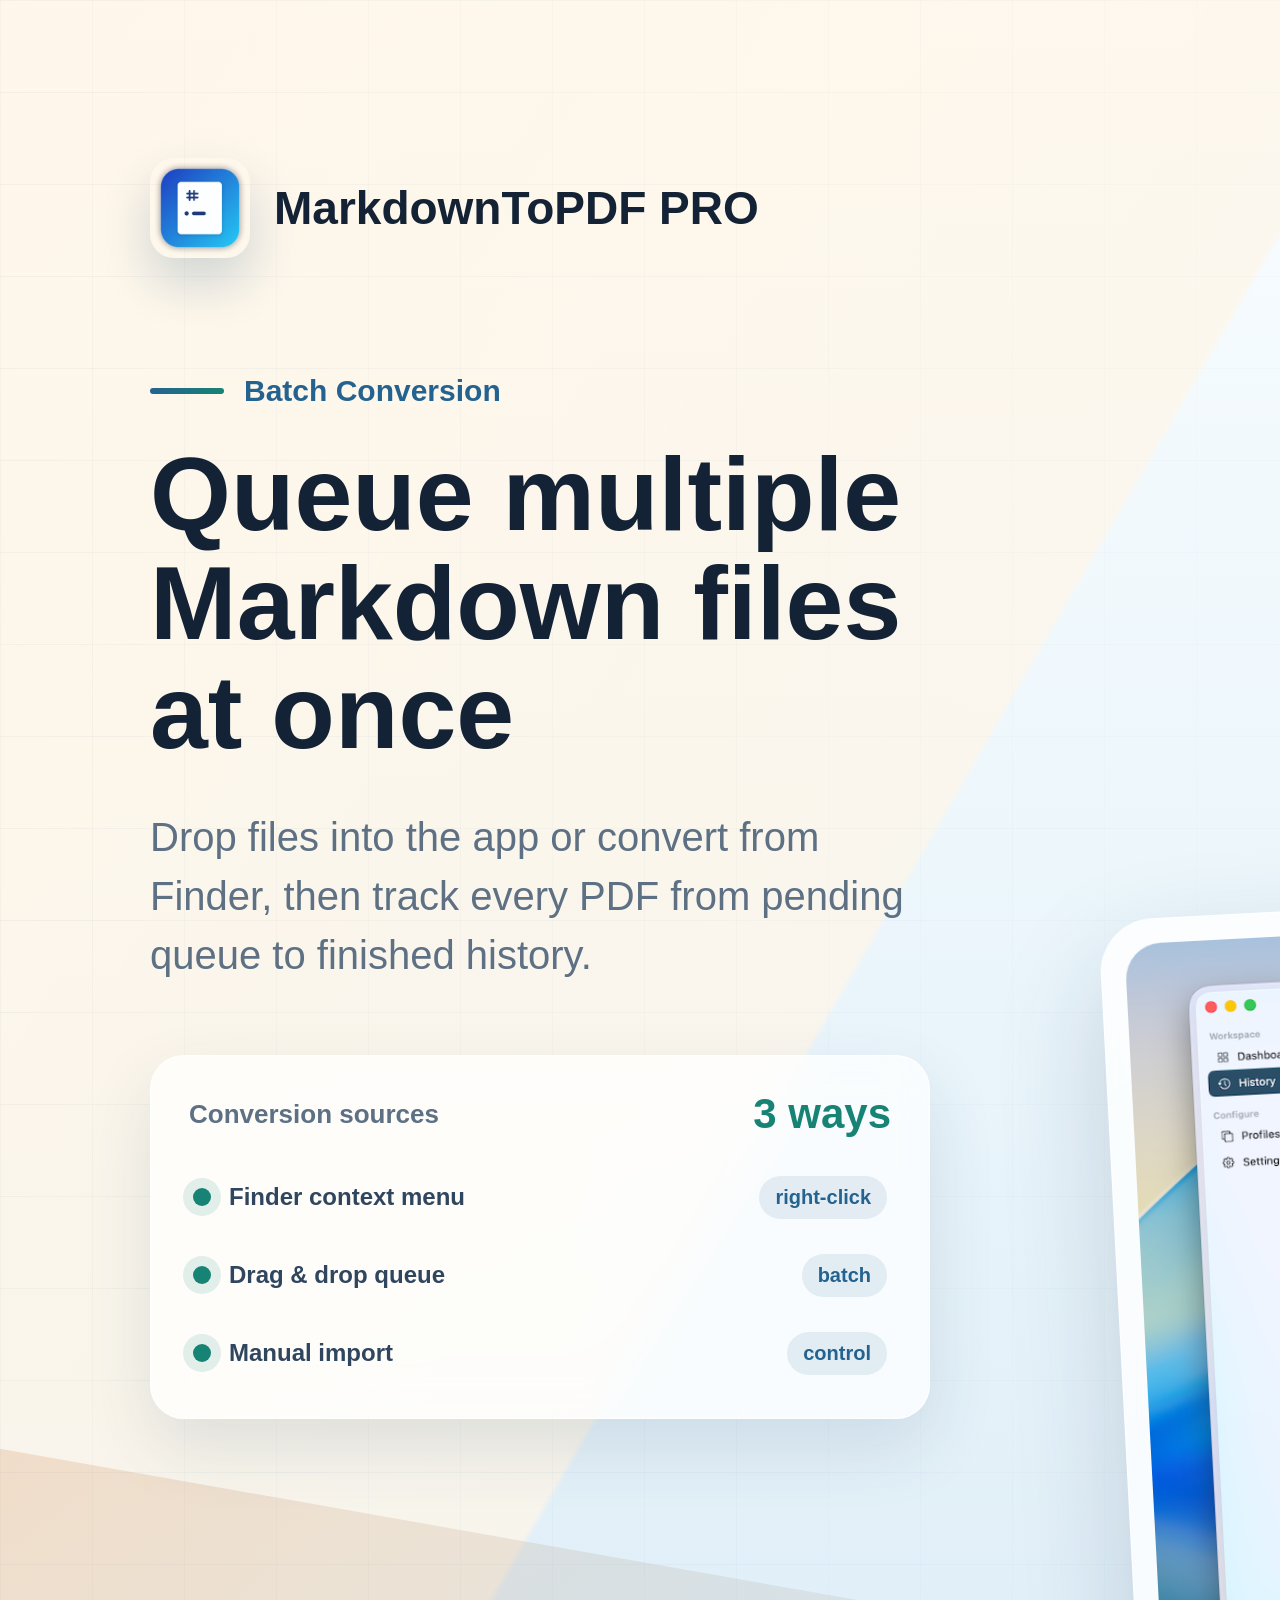
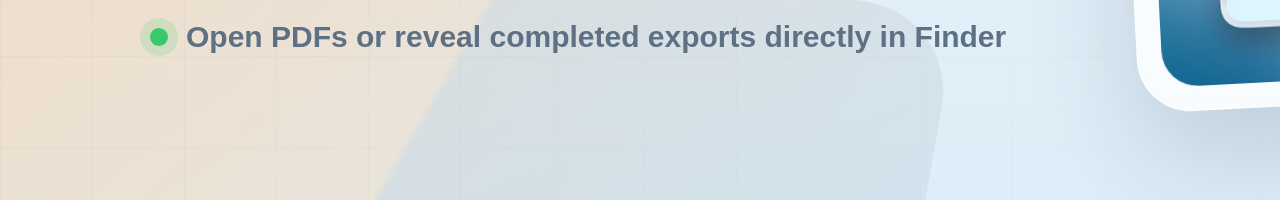
<file: app-store-assets/batch-history-promo.html>
<!doctype html>
<html lang="en">
  <head>
    <meta charset="UTF-8" />
    <meta name="viewport" content="width=device-width, initial-scale=1.0" />
    <title>MarkdownToPDF PRO Batch History Promo</title>
    <style>
      :root {
        color-scheme: light;
        --ink: #132235;
        --muted: #5d7084;
        --blue: #24628f;
        --teal: #168374;
        --orange: #db9761;
        --surface: rgba(255, 255, 255, 0.78);
        --shadow: 0 42px 110px rgba(28, 54, 82, 0.18);
      }

      * { box-sizing: border-box; }

      html,
      body {
        margin: 0;
        width: 2880px;
        height: 1800px;
        overflow: hidden;
        font-family: "Avenir Next", "Inter", -apple-system, BlinkMacSystemFont, "Segoe UI", sans-serif;
        background: #f5f9fc;
      }

      body {
        display: grid;
        place-items: center;
      }

      .artboard {
        position: relative;
        width: 2880px;
        height: 1800px;
        overflow: hidden;
        color: var(--ink);
        background:
          linear-gradient(120deg, rgba(255, 246, 232, 0.92) 0%, rgba(255, 246, 232, 0.72) 36%, transparent 36.2%),
          linear-gradient(180deg, #f9fdff 0%, #eaf5fb 56%, #deedf7 100%);
      }

      .artboard::before {
        content: "";
        position: absolute;
        inset: 0;
        background-image:
          linear-gradient(rgba(36, 98, 143, 0.08) 1px, transparent 1px),
          linear-gradient(90deg, rgba(36, 98, 143, 0.06) 1px, transparent 1px);
        background-size: 92px 92px;
        mask-image: linear-gradient(90deg, rgba(0, 0, 0, 0.56), transparent 76%);
      }

      .cool-shape,
      .warm-shape {
        position: absolute;
        border-radius: 90px;
      }

      .cool-shape {
        right: -190px;
        top: -126px;
        width: 1280px;
        height: 520px;
        transform: rotate(-13deg);
        background: linear-gradient(135deg, rgba(36, 98, 143, 0.22), rgba(22, 131, 116, 0.1));
      }

      .warm-shape {
        left: -250px;
        bottom: -132px;
        width: 1180px;
        height: 420px;
        transform: rotate(10deg);
        background: linear-gradient(135deg, rgba(219, 151, 97, 0.28), rgba(82, 162, 205, 0.1));
      }

      .content {
        position: relative;
        z-index: 1;
        display: grid;
        grid-template-columns: 880px 1fr;
        gap: 88px;
        height: 100%;
        padding: 150px 150px 118px;
      }

      .copy {
        display: flex;
        flex-direction: column;
        justify-content: space-between;
        min-width: 0;
        padding: 8px 0 28px;
      }

      .brand {
        display: inline-flex;
        align-items: center;
        gap: 24px;
      }

      .brand img {
        width: 100px;
        height: 100px;
        border-radius: 24px;
        box-shadow: 0 24px 50px rgba(25, 82, 122, 0.2);
      }

      .brand span {
        font-size: 46px;
        font-weight: 600;
        letter-spacing: 0;
      }

      .headline {
        margin-top: 112px;
      }

      .eyebrow {
        display: inline-grid;
        grid-auto-flow: column;
        align-items: center;
        gap: 20px;
        margin: 0 0 32px;
        color: var(--blue);
        font-size: 30px;
        font-weight: 600;
        letter-spacing: 0;
      }

      .eyebrow::before {
        content: "";
        width: 74px;
        height: 6px;
        border-radius: 999px;
        background: linear-gradient(90deg, var(--blue), var(--teal));
      }

      h1 {
        margin: 0;
        max-width: 840px;
        font-size: 104px;
        line-height: 1.05;
        letter-spacing: 0;
        font-weight: 600;
      }

      .lead {
        margin: 40px 0 0;
        max-width: 790px;
        color: var(--muted);
        font-size: 40px;
        line-height: 1.48;
        font-weight: 450;
      }

      .queue-panel {
        width: 780px;
        margin-top: 70px;
        padding: 34px 38px;
        border: 1px solid rgba(255, 255, 255, 0.78);
        border-radius: 34px;
        background: rgba(255, 255, 255, 0.74);
        box-shadow: 0 28px 68px rgba(30, 62, 92, 0.12);
        backdrop-filter: blur(22px);
      }

      .panel-top {
        display: flex;
        align-items: center;
        justify-content: space-between;
        gap: 24px;
        margin-bottom: 28px;
      }

      .panel-top span {
        color: var(--muted);
        font-size: 26px;
        font-weight: 560;
      }

      .panel-top strong {
        color: var(--teal);
        font-size: 42px;
        font-weight: 650;
      }

      .source-list {
        display: grid;
        gap: 16px;
      }

      .source-row {
        display: grid;
        grid-template-columns: auto 1fr auto;
        align-items: center;
        gap: 18px;
        min-height: 62px;
        padding: 0 4px;
        color: #30465e;
        font-size: 24px;
        font-weight: 560;
      }

      .source-dot {
        width: 18px;
        height: 18px;
        border-radius: 50%;
        background: var(--teal);
        box-shadow: 0 0 0 10px rgba(22, 131, 116, 0.12);
      }

      .source-badge {
        padding: 10px 16px;
        border-radius: 999px;
        color: var(--blue);
        background: rgba(36, 98, 143, 0.1);
        font-size: 20px;
        font-weight: 650;
      }

      .footer-note {
        display: flex;
        align-items: center;
        gap: 18px;
        color: var(--muted);
        font-size: 30px;
        font-weight: 560;
      }

      .footer-note::before {
        content: "";
        width: 18px;
        height: 18px;
        border-radius: 50%;
        background: #39c96c;
        box-shadow: 0 0 0 10px rgba(57, 201, 108, 0.16);
      }

      .visual {
        position: relative;
        min-width: 0;
      }

      .screenshot-card,
      .status-card {
        position: absolute;
        border: 1px solid rgba(255, 255, 255, 0.78);
        background: var(--surface);
        box-shadow: var(--shadow);
        backdrop-filter: blur(24px);
      }

      .screenshot-card {
        padding: 24px;
        border-radius: 54px;
      }

      .screenshot-card img {
        display: block;
        width: 100%;
        height: auto;
        border-radius: 36px;
      }

      .dashboard-shot {
        right: -8px;
        top: 116px;
        width: 1320px;
        transform: rotate(2.2deg);
      }

      .history-shot {
        left: 0;
        top: 738px;
        width: 1240px;
        transform: rotate(-3deg);
      }

      .token-strip {
        position: absolute;
        right: 18px;
        top: 40px;
        display: grid;
        grid-auto-flow: column;
        gap: 14px;
      }

      .token {
        padding: 12px 18px;
        border-radius: 999px;
        background: rgba(255, 255, 255, 0.72);
        color: var(--blue);
        border: 1px solid rgba(36, 98, 143, 0.12);
        font-size: 22px;
        font-weight: 650;
      }

      .token:nth-child(2) { color: var(--teal); }
      .token:nth-child(3) { color: #c7322f; }

      .status-card {
        right: 26px;
        bottom: 96px;
        display: grid;
        grid-template-columns: auto 1fr;
        align-items: center;
        gap: 24px;
        width: 820px;
        padding: 34px 38px;
        border-radius: 36px;
      }

      .status-icon {
        display: grid;
        place-items: center;
        width: 92px;
        height: 92px;
        border-radius: 26px;
        color: var(--teal);
        border: 6px solid var(--teal);
        background: rgba(255, 255, 255, 0.78);
        font-size: 42px;
        font-weight: 650;
      }

      .status-text strong,
      .status-text span {
        display: block;
      }

      .status-text strong {
        font-size: 38px;
        line-height: 1.2;
        font-weight: 650;
      }

      .status-text span {
        margin-top: 10px;
        color: var(--muted);
        font-size: 26px;
        line-height: 1.36;
        font-weight: 520;
      }
    </style>
  </head>
  <body>
    <main class="artboard" aria-label="MarkdownToPDF PRO batch queue and history promotional screenshot">
      <div class="cool-shape" aria-hidden="true"></div>
      <div class="warm-shape" aria-hidden="true"></div>

      <section class="content">
        <div class="copy">
          <div>
            <div class="brand">
              <img src="../pictures/app-icon.png" alt="" />
              <span>MarkdownToPDF PRO</span>
            </div>

            <div class="headline">
              <p class="eyebrow">Batch Conversion</p>
              <h1>Queue multiple Markdown files at once</h1>
              <p class="lead">Drop files into the app or convert from Finder, then track every PDF from pending queue to finished history.</p>
            </div>

            <div class="queue-panel" aria-hidden="true">
              <div class="panel-top">
                <span>Conversion sources</span>
                <strong>3 ways</strong>
              </div>
              <div class="source-list">
                <div class="source-row">
                  <span class="source-dot"></span>
                  <span>Finder context menu</span>
                  <span class="source-badge">right-click</span>
                </div>
                <div class="source-row">
                  <span class="source-dot"></span>
                  <span>Drag &amp; drop queue</span>
                  <span class="source-badge">batch</span>
                </div>
                <div class="source-row">
                  <span class="source-dot"></span>
                  <span>Manual import</span>
                  <span class="source-badge">control</span>
                </div>
              </div>
            </div>
          </div>

          <div class="footer-note">Open PDFs or reveal completed exports directly in Finder</div>
        </div>

        <div class="visual" aria-hidden="true">
          <div class="token-strip">
            <span class="token">Finder</span>
            <span class="token">Queue</span>
            <span class="token">History</span>
          </div>

          <div class="screenshot-card dashboard-shot">
            <img src="../pictures/dashboard.png" alt="" />
          </div>

          <div class="screenshot-card history-shot">
            <img src="../pictures/history.png" alt="" />
          </div>

          <div class="status-card">
            <div class="status-icon">6</div>
            <div class="status-text">
              <strong>Track every conversion</strong>
              <span>Pending requests, success records, retry actions, and output locations stay visible.</span>
            </div>
          </div>
        </div>
      </section>
    </main>
  </body>
</html>
</file>
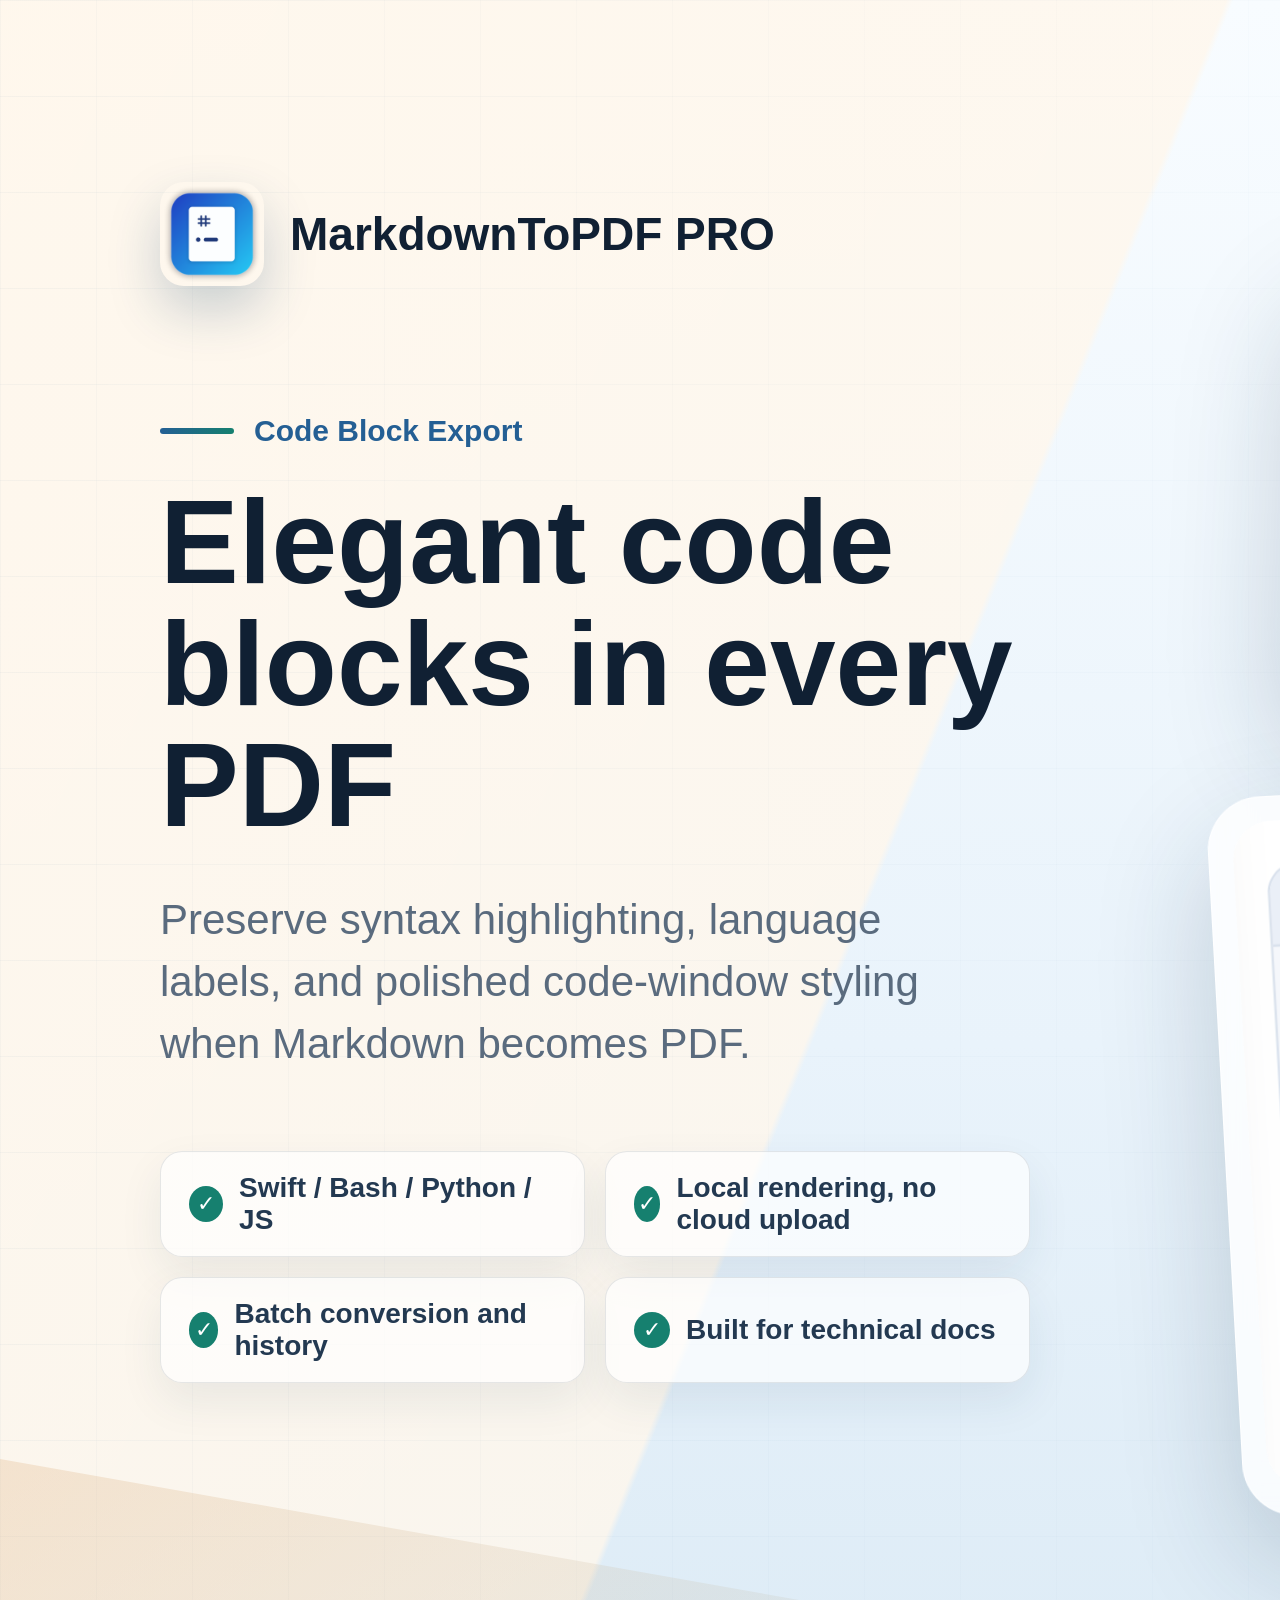
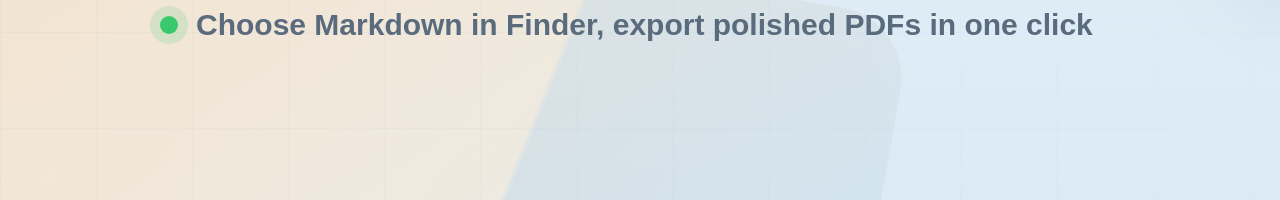
<file: app-store-assets/code-block-promo.html>
<!doctype html>
<html lang="en">
  <head>
    <meta charset="UTF-8" />
    <meta name="viewport" content="width=device-width, initial-scale=1.0" />
    <title>MarkdownToPDF PRO App Store Promo</title>
    <style>
      :root {
        color-scheme: light;
        --ink: #102033;
        --muted: #5a6b7e;
        --blue: #245f94;
        --cyan: #5faed6;
        --green: #16806f;
        --red: #c7322f;
        --cream: #fff7ec;
        --paper: #f7fbff;
        --line: rgba(31, 67, 102, 0.14);
        --shadow: 0 48px 120px rgba(21, 44, 70, 0.2);
      }

      * {
        box-sizing: border-box;
      }

      html,
      body {
        margin: 0;
        width: 2880px;
        height: 1800px;
        overflow: hidden;
        font-family:
          "Avenir Next",
          "PingFang SC",
          "Hiragino Sans GB",
          "Microsoft YaHei",
          -apple-system,
          BlinkMacSystemFont,
          sans-serif;
        background: #f4f8fd;
      }

      body {
        display: grid;
        place-items: center;
      }

      .artboard {
        position: relative;
        width: 2880px;
        height: 1800px;
        overflow: hidden;
        color: var(--ink);
        background:
          linear-gradient(112deg, rgba(255, 247, 236, 0.96) 0%, rgba(255, 247, 236, 0.82) 34%, transparent 34.2%),
          linear-gradient(180deg, #f8fcff 0%, #e9f3fb 58%, #dbeaf5 100%);
      }

      .artboard::before {
        content: "";
        position: absolute;
        inset: 0;
        background-image:
          linear-gradient(rgba(36, 95, 148, 0.08) 1px, transparent 1px),
          linear-gradient(90deg, rgba(36, 95, 148, 0.06) 1px, transparent 1px);
        background-size: 96px 96px;
        mask-image: linear-gradient(90deg, rgba(0, 0, 0, 0.5), transparent 74%);
      }

      .accent-slab {
        position: absolute;
        width: 1240px;
        height: 520px;
        right: -180px;
        top: -92px;
        transform: rotate(-12deg);
        background: linear-gradient(135deg, rgba(36, 95, 148, 0.22), rgba(22, 128, 111, 0.1));
        border-radius: 88px;
      }

      .warm-slab {
        position: absolute;
        width: 1120px;
        height: 360px;
        left: -230px;
        bottom: -80px;
        transform: rotate(10deg);
        background: linear-gradient(135deg, rgba(232, 190, 145, 0.38), rgba(95, 174, 214, 0.08));
        border-radius: 72px;
      }

      .content {
        position: relative;
        z-index: 1;
        display: grid;
        grid-template-columns: 960px 1fr;
        gap: 104px;
        height: 100%;
        padding: 170px 160px 132px;
      }

      .copy {
        display: flex;
        min-width: 0;
        flex-direction: column;
        justify-content: space-between;
        padding: 12px 0 26px;
      }

      .brand {
        display: inline-flex;
        align-items: center;
        gap: 26px;
      }

      .brand img {
        width: 104px;
        height: 104px;
        border-radius: 24px;
        box-shadow: 0 24px 52px rgba(19, 69, 111, 0.22);
      }

      .brand span {
        font-size: 46px;
        font-weight: 600;
        letter-spacing: 0;
      }

      .headline {
        margin: 124px 0 0;
      }

      .eyebrow {
        display: inline-grid;
        grid-auto-flow: column;
        align-items: center;
        gap: 20px;
        margin: 0 0 34px;
        color: var(--blue);
        font-size: 30px;
        font-weight: 600;
        letter-spacing: 0;
      }

      .eyebrow::before {
        content: "";
        width: 74px;
        height: 6px;
        border-radius: 999px;
        background: linear-gradient(90deg, var(--blue), var(--green));
      }

      h1 {
        margin: 0;
        max-width: 890px;
        font-size: 118px;
        line-height: 1.03;
        letter-spacing: 0;
        font-weight: 600;
      }

      .lead {
        max-width: 820px;
        margin: 42px 0 0;
        color: var(--muted);
        font-size: 42px;
        line-height: 1.48;
        font-weight: 450;
      }

      .badges {
        display: grid;
        grid-template-columns: repeat(2, minmax(0, 1fr));
        gap: 20px;
        max-width: 870px;
        margin: 76px 0 0;
      }

      .badge {
        display: flex;
        align-items: center;
        min-height: 88px;
        padding: 20px 28px;
        border: 1px solid rgba(16, 32, 51, 0.1);
        border-radius: 22px;
        background: rgba(255, 255, 255, 0.68);
        color: #233951;
        box-shadow: 0 18px 44px rgba(29, 63, 94, 0.08);
        font-size: 28px;
        font-weight: 560;
      }

      .badge mark {
        display: inline-flex;
        align-items: center;
        justify-content: center;
        width: 36px;
        height: 36px;
        margin-right: 16px;
        border-radius: 50%;
        color: #fff;
        background: var(--green);
        font: inherit;
        font-size: 22px;
      }

      .footer-note {
        display: flex;
        align-items: center;
        gap: 18px;
        color: var(--muted);
        font-size: 30px;
        font-weight: 560;
      }

      .footer-note::before {
        content: "";
        width: 18px;
        height: 18px;
        border-radius: 50%;
        background: #39c96c;
        box-shadow: 0 0 0 10px rgba(57, 201, 108, 0.16);
      }

      .visual {
        position: relative;
        min-width: 0;
      }

      .python-card,
      .swift-card,
      .export-card {
        position: absolute;
        border: 1px solid rgba(255, 255, 255, 0.78);
        background: rgba(255, 255, 255, 0.78);
        box-shadow: var(--shadow);
        backdrop-filter: blur(24px);
      }

      .python-card {
        right: -8px;
        top: 112px;
        width: 1440px;
        padding: 22px;
        border-radius: 58px;
        transform: rotate(2.2deg);
      }

      .python-card img {
        width: 100%;
        border-radius: 40px;
      }

      .swift-card {
        left: 0;
        top: 592px;
        width: 1320px;
        padding: 24px;
        border-radius: 54px;
        transform: rotate(-3.2deg);
      }

      .swift-card img {
        width: 100%;
        border-radius: 38px;
      }

      .export-card {
        right: 18px;
        bottom: 72px;
        display: grid;
        grid-template-columns: auto 1fr auto;
        align-items: center;
        gap: 24px;
        width: 760px;
        padding: 30px 34px;
        border-radius: 34px;
      }

      .export-icon {
        display: grid;
        place-items: center;
        width: 78px;
        height: 78px;
        border-radius: 22px;
        background: linear-gradient(135deg, var(--blue), var(--cyan));
        color: #fff;
        font-size: 36px;
        font-weight: 600;
      }

      .export-text strong,
      .export-text span {
        display: block;
      }

      .export-text strong {
        font-size: 32px;
        line-height: 1.2;
      }

      .export-text span {
        margin-top: 8px;
        color: var(--muted);
        font-size: 24px;
        font-weight: 700;
      }

      .progress {
        position: relative;
        width: 142px;
        height: 142px;
        border-radius: 50%;
        background:
          radial-gradient(circle at center, #fff 0 54%, transparent 55%),
          conic-gradient(var(--green) 0 88%, rgba(22, 128, 111, 0.12) 88% 100%);
      }

      .progress::after {
        content: "PDF";
        position: absolute;
        inset: 0;
        display: grid;
        place-items: center;
        color: var(--green);
        font-size: 24px;
        font-weight: 600;
      }

      .token-strip {
        position: absolute;
        right: 40px;
        top: 24px;
        display: grid;
        grid-auto-flow: column;
        gap: 14px;
      }

      .token {
        padding: 12px 18px;
        border-radius: 999px;
        background: rgba(255, 255, 255, 0.72);
        color: var(--blue);
        border: 1px solid rgba(36, 95, 148, 0.12);
        font-size: 22px;
        font-weight: 650;
      }

      .token:nth-child(2) {
        color: var(--green);
      }

      .token:nth-child(3) {
        color: var(--red);
      }
    </style>
  </head>
  <body>
    <main class="artboard" aria-label="MarkdownToPDF PRO App Store promotional screenshot">
      <div class="accent-slab" aria-hidden="true"></div>
      <div class="warm-slab" aria-hidden="true"></div>
      <section class="content">
        <div class="copy">
          <div>
            <div class="brand">
              <img src="../pictures/app-icon.png" alt="" />
              <span>MarkdownToPDF PRO</span>
            </div>

            <div class="headline">
              <p class="eyebrow">Code Block Export</p>
              <h1>Elegant code blocks in every PDF</h1>
              <p class="lead">Preserve syntax highlighting, language labels, and polished code-window styling when Markdown becomes PDF.</p>
            </div>

            <div class="badges" aria-label="Highlights">
              <div class="badge"><mark>✓</mark>Swift / Bash / Python / JS</div>
              <div class="badge"><mark>✓</mark>Local rendering, no cloud upload</div>
              <div class="badge"><mark>✓</mark>Batch conversion and history</div>
              <div class="badge"><mark>✓</mark>Built for technical docs</div>
            </div>
          </div>

          <div class="footer-note">Choose Markdown in Finder, export polished PDFs in one click</div>
        </div>

        <div class="visual" aria-hidden="true">
          <div class="token-strip">
            <span class="token">Syntax</span>
            <span class="token">Local</span>
            <span class="token">PDF</span>
          </div>
          <div class="python-card">
            <img src="../pictures/python_code_block.png" alt="" />
          </div>
          <div class="swift-card">
            <img src="../pictures/code_block.png" alt="" />
          </div>
          <div class="export-card">
            <div class="export-icon">↓</div>
            <div class="export-text">
              <strong>Export completed</strong>
              <span>Code blocks preserved in PDF</span>
            </div>
            <div class="progress"></div>
          </div>
        </div>
      </section>
    </main>
  </body>
</html>
</file>
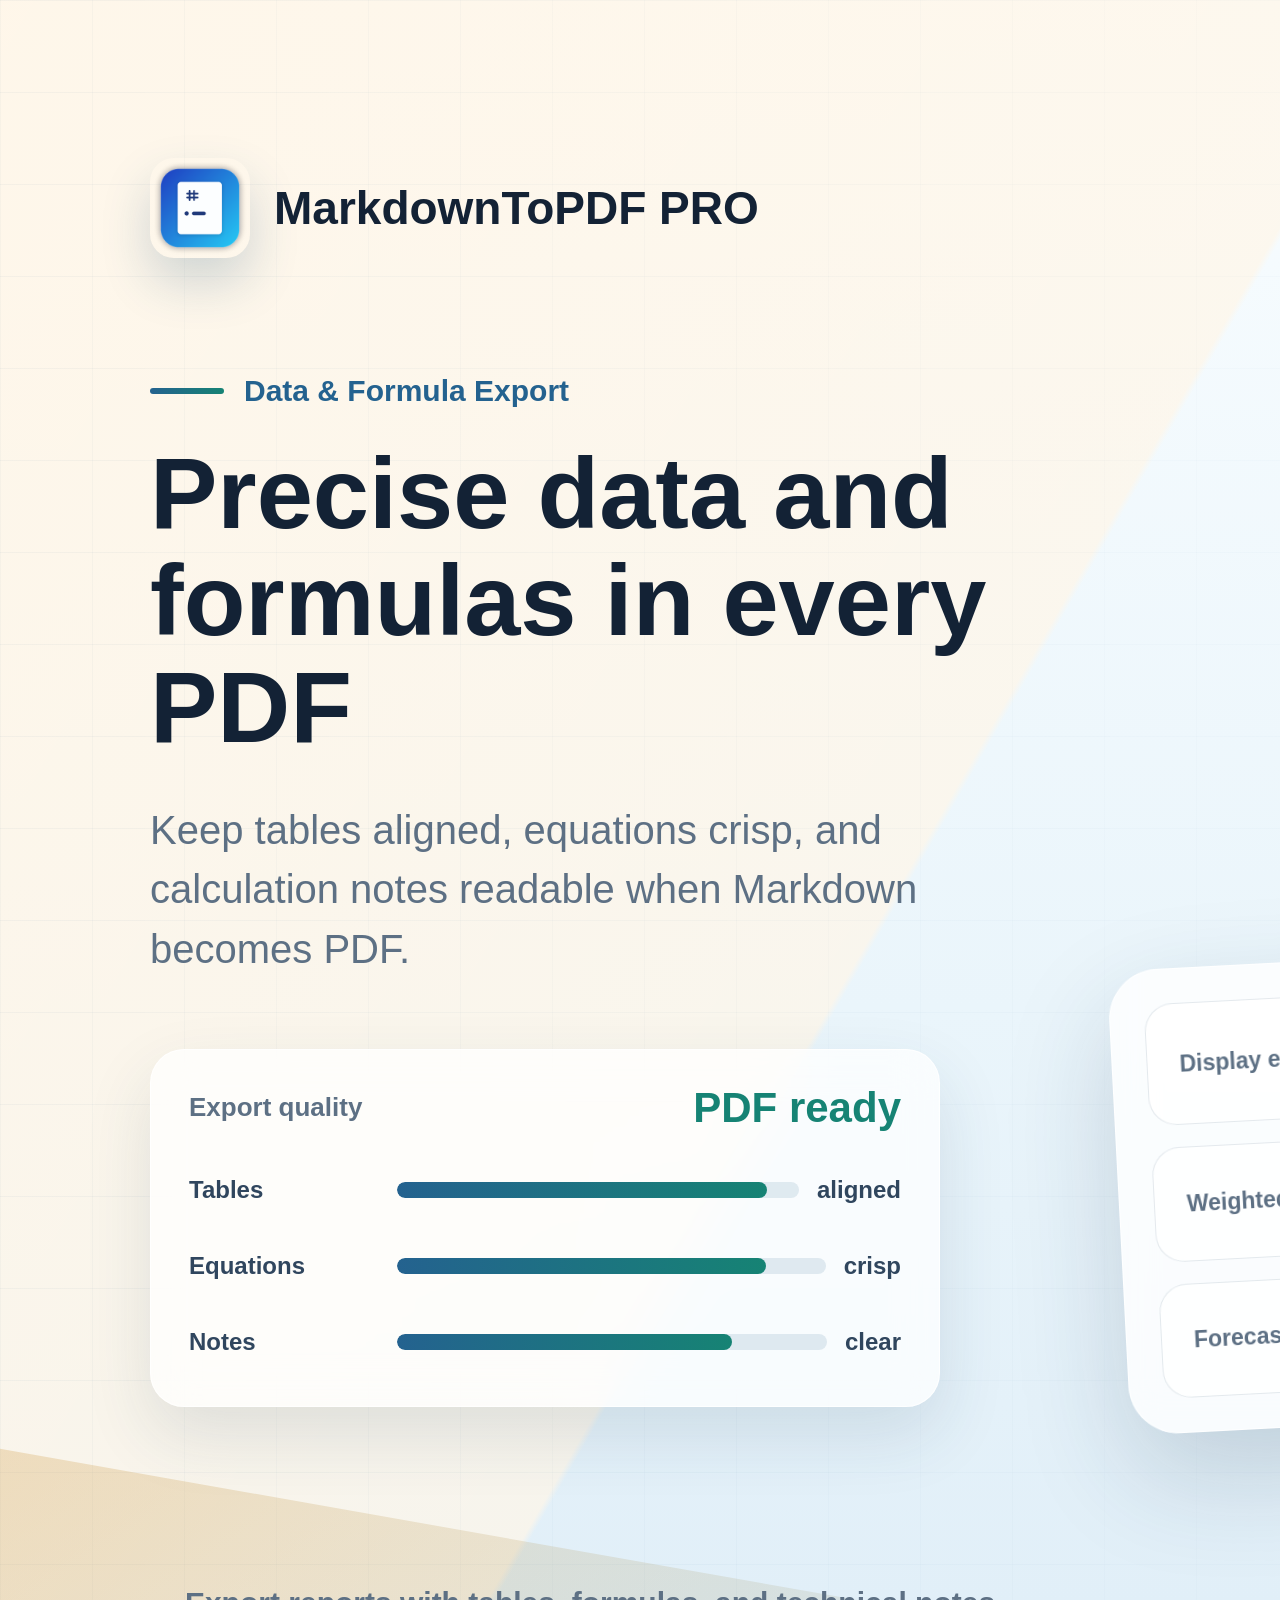
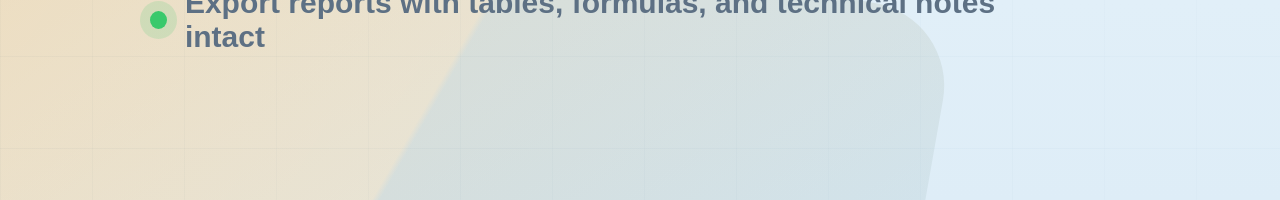
<file: app-store-assets/data-formula-promo.html>
<!doctype html>
<html lang="en">
  <head>
    <meta charset="UTF-8" />
    <meta name="viewport" content="width=device-width, initial-scale=1.0" />
    <title>MarkdownToPDF PRO Data Formula Promo</title>
    <style>
      :root {
        color-scheme: light;
        --ink: #132235;
        --muted: #5d7084;
        --blue: #24628f;
        --teal: #168374;
        --gold: #d79b3d;
        --rose: #cf5a57;
        --surface: rgba(255, 255, 255, 0.78);
        --line: rgba(38, 73, 104, 0.14);
        --shadow: 0 42px 110px rgba(28, 54, 82, 0.18);
      }

      * {
        box-sizing: border-box;
      }

      html,
      body {
        margin: 0;
        width: 2880px;
        height: 1800px;
        overflow: hidden;
        font-family:
          "Avenir Next",
          "Inter",
          -apple-system,
          BlinkMacSystemFont,
          "Segoe UI",
          sans-serif;
        background: #f5f9fc;
      }

      body {
        display: grid;
        place-items: center;
      }

      .artboard {
        position: relative;
        width: 2880px;
        height: 1800px;
        overflow: hidden;
        color: var(--ink);
        background:
          linear-gradient(120deg, rgba(255, 246, 232, 0.92) 0%, rgba(255, 246, 232, 0.72) 36%, transparent 36.2%),
          linear-gradient(180deg, #f9fdff 0%, #eaf5fb 56%, #deedf7 100%);
      }

      .artboard::before {
        content: "";
        position: absolute;
        inset: 0;
        background-image:
          linear-gradient(rgba(36, 98, 143, 0.08) 1px, transparent 1px),
          linear-gradient(90deg, rgba(36, 98, 143, 0.06) 1px, transparent 1px);
        background-size: 92px 92px;
        mask-image: linear-gradient(90deg, rgba(0, 0, 0, 0.56), transparent 76%);
      }

      .cool-shape {
        position: absolute;
        right: -180px;
        top: -118px;
        width: 1270px;
        height: 500px;
        border-radius: 90px;
        transform: rotate(-13deg);
        background: linear-gradient(135deg, rgba(36, 98, 143, 0.22), rgba(22, 131, 116, 0.1));
      }

      .warm-shape {
        position: absolute;
        left: -250px;
        bottom: -132px;
        width: 1180px;
        height: 420px;
        border-radius: 84px;
        transform: rotate(10deg);
        background: linear-gradient(135deg, rgba(215, 155, 61, 0.3), rgba(82, 162, 205, 0.1));
      }

      .content {
        position: relative;
        z-index: 1;
        display: grid;
        grid-template-columns: 880px 1fr;
        gap: 88px;
        height: 100%;
        padding: 150px 150px 118px;
      }

      .copy {
        display: flex;
        min-width: 0;
        flex-direction: column;
        justify-content: space-between;
        padding: 8px 0 28px;
      }

      .brand {
        display: inline-flex;
        align-items: center;
        gap: 24px;
      }

      .brand img {
        width: 100px;
        height: 100px;
        border-radius: 24px;
        box-shadow: 0 24px 50px rgba(25, 82, 122, 0.2);
      }

      .brand span {
        font-size: 46px;
        font-weight: 600;
        letter-spacing: 0;
      }

      .headline {
        margin-top: 112px;
      }

      .eyebrow {
        display: inline-grid;
        grid-auto-flow: column;
        align-items: center;
        gap: 20px;
        margin: 0 0 32px;
        color: var(--blue);
        font-size: 30px;
        font-weight: 600;
        letter-spacing: 0;
      }

      .eyebrow::before {
        content: "";
        width: 74px;
        height: 6px;
        border-radius: 999px;
        background: linear-gradient(90deg, var(--blue), var(--teal));
      }

      h1 {
        margin: 0;
        max-width: 850px;
        font-size: 101px;
        line-height: 1.06;
        letter-spacing: 0;
        font-weight: 600;
      }

      .lead {
        margin: 40px 0 0;
        max-width: 780px;
        color: var(--muted);
        font-size: 40px;
        line-height: 1.48;
        font-weight: 450;
      }

      .feature-panel {
        width: 790px;
        margin-top: 70px;
        padding: 34px 38px;
        border: 1px solid rgba(255, 255, 255, 0.78);
        border-radius: 34px;
        background: rgba(255, 255, 255, 0.74);
        box-shadow: 0 28px 68px rgba(30, 62, 92, 0.12);
        backdrop-filter: blur(22px);
      }

      .panel-title {
        display: flex;
        align-items: center;
        justify-content: space-between;
        gap: 24px;
        margin-bottom: 28px;
      }

      .panel-title span {
        color: var(--muted);
        font-size: 26px;
        font-weight: 560;
      }

      .panel-title strong {
        color: var(--teal);
        font-size: 42px;
        font-weight: 650;
      }

      .mini-rows {
        display: grid;
        gap: 16px;
      }

      .mini-row {
        display: grid;
        grid-template-columns: 190px 1fr auto;
        align-items: center;
        gap: 18px;
        min-height: 60px;
        color: #30465e;
        font-size: 24px;
        font-weight: 560;
      }

      .mini-bar {
        height: 16px;
        border-radius: 999px;
        background: rgba(36, 98, 143, 0.12);
        overflow: hidden;
      }

      .mini-bar span {
        display: block;
        height: 100%;
        border-radius: inherit;
        background: linear-gradient(90deg, var(--blue), var(--teal));
      }

      .footer-note {
        display: flex;
        align-items: center;
        gap: 18px;
        color: var(--muted);
        font-size: 30px;
        font-weight: 560;
      }

      .footer-note::before {
        content: "";
        width: 18px;
        height: 18px;
        border-radius: 50%;
        background: #39c96c;
        box-shadow: 0 0 0 10px rgba(57, 201, 108, 0.16);
      }

      .visual {
        position: relative;
        min-width: 0;
      }

      .report-card,
      .formula-card,
      .insight-card {
        position: absolute;
        border: 1px solid rgba(255, 255, 255, 0.78);
        background: var(--surface);
        box-shadow: var(--shadow);
        backdrop-filter: blur(24px);
      }

      .token-strip {
        position: absolute;
        right: 18px;
        top: 40px;
        display: grid;
        grid-auto-flow: column;
        gap: 14px;
      }

      .token {
        padding: 12px 18px;
        border-radius: 999px;
        background: rgba(255, 255, 255, 0.72);
        color: var(--blue);
        border: 1px solid rgba(36, 98, 143, 0.12);
        font-size: 22px;
        font-weight: 650;
      }

      .token:nth-child(2) {
        color: var(--teal);
      }

      .token:nth-child(3) {
        color: var(--rose);
      }

      .report-card {
        right: -4px;
        top: 128px;
        width: 1320px;
        padding: 32px;
        border-radius: 54px;
        transform: rotate(2.2deg);
      }

      .paper {
        padding: 44px 48px 52px;
        border: 1px solid rgba(38, 73, 104, 0.1);
        border-radius: 36px;
        background: rgba(255, 255, 255, 0.92);
      }

      .paper-header {
        display: flex;
        align-items: flex-start;
        justify-content: space-between;
        gap: 24px;
        margin-bottom: 30px;
      }

      .paper-title strong,
      .paper-title span {
        display: block;
      }

      .paper-title strong {
        font-size: 38px;
        font-weight: 650;
      }

      .paper-title span {
        margin-top: 8px;
        color: var(--muted);
        font-size: 24px;
        font-weight: 520;
      }

      .formula-pill {
        padding: 14px 20px;
        border-radius: 999px;
        color: var(--teal);
        background: rgba(22, 131, 116, 0.1);
        font-size: 23px;
        font-weight: 650;
      }

      table {
        width: 100%;
        border-collapse: separate;
        border-spacing: 0;
        overflow: hidden;
        border: 3px solid #cfd8e2;
        border-radius: 22px;
        font-size: 25px;
      }

      th,
      td {
        padding: 23px 24px;
        border-right: 3px solid #cfd8e2;
        border-bottom: 3px solid #cfd8e2;
        text-align: left;
        vertical-align: middle;
      }

      th:last-child,
      td:last-child {
        border-right: 0;
      }

      tr:last-child td {
        border-bottom: 0;
      }

      th {
        background: #f4f7fa;
        color: #162236;
        font-size: 27px;
        font-weight: 650;
      }

      td {
        background: rgba(255, 255, 255, 0.74);
        color: #263548;
        font-weight: 510;
      }

      .positive {
        color: var(--teal);
        font-weight: 650;
      }

      .formula {
        font-family: Georgia, "Times New Roman", serif;
        font-style: italic;
        letter-spacing: 0;
        white-space: nowrap;
      }

      .formula-card {
        left: 0;
        top: 790px;
        width: 1190px;
        padding: 34px;
        border-radius: 50px;
        transform: rotate(-3deg);
      }

      .formula-grid {
        display: grid;
        gap: 22px;
      }

      .equation {
        display: grid;
        grid-template-columns: 260px 1fr;
        gap: 26px;
        align-items: center;
        padding: 28px 32px;
        border: 1px solid rgba(38, 73, 104, 0.12);
        border-radius: 28px;
        background: rgba(255, 255, 255, 0.8);
      }

      .equation span {
        color: var(--muted);
        font-size: 23px;
        font-weight: 650;
      }

      .equation strong {
        color: #17263b;
        font-family: Georgia, "Times New Roman", serif;
        font-size: 42px;
        font-style: italic;
        font-weight: 520;
        letter-spacing: 0;
      }

      .insight-card {
        right: 20px;
        bottom: 96px;
        display: grid;
        grid-template-columns: auto 1fr;
        align-items: center;
        gap: 24px;
        width: 805px;
        padding: 34px 38px;
        border-radius: 36px;
      }

      .fx-icon {
        display: grid;
        place-items: center;
        width: 92px;
        height: 92px;
        border: 6px solid var(--teal);
        border-radius: 26px;
        color: var(--teal);
        font-family: Georgia, "Times New Roman", serif;
        font-size: 34px;
        font-style: italic;
        font-weight: 700;
        background: rgba(255, 255, 255, 0.78);
      }

      .insight-text strong,
      .insight-text span {
        display: block;
      }

      .insight-text strong {
        font-size: 38px;
        line-height: 1.2;
        font-weight: 650;
      }

      .insight-text span {
        margin-top: 10px;
        color: var(--muted);
        font-size: 26px;
        line-height: 1.36;
        font-weight: 520;
      }
    </style>
  </head>
  <body>
    <main class="artboard" aria-label="MarkdownToPDF PRO data and formula promotional screenshot">
      <div class="cool-shape" aria-hidden="true"></div>
      <div class="warm-shape" aria-hidden="true"></div>

      <section class="content">
        <div class="copy">
          <div>
            <div class="brand">
              <img src="../pictures/app-icon.png" alt="" />
              <span>MarkdownToPDF PRO</span>
            </div>

            <div class="headline">
              <p class="eyebrow">Data &amp; Formula Export</p>
              <h1>Precise data and formulas in every PDF</h1>
              <p class="lead">Keep tables aligned, equations crisp, and calculation notes readable when Markdown becomes PDF.</p>
            </div>

            <div class="feature-panel" aria-hidden="true">
              <div class="panel-title">
                <span>Export quality</span>
                <strong>PDF ready</strong>
              </div>
              <div class="mini-rows">
                <div class="mini-row">
                  <span>Tables</span>
                  <div class="mini-bar"><span style="width: 92%"></span></div>
                  <strong>aligned</strong>
                </div>
                <div class="mini-row">
                  <span>Equations</span>
                  <div class="mini-bar"><span style="width: 86%"></span></div>
                  <strong>crisp</strong>
                </div>
                <div class="mini-row">
                  <span>Notes</span>
                  <div class="mini-bar"><span style="width: 78%"></span></div>
                  <strong>clear</strong>
                </div>
              </div>
            </div>
          </div>

          <div class="footer-note">Export reports with tables, formulas, and technical notes intact</div>
        </div>

        <div class="visual" aria-hidden="true">
          <div class="token-strip">
            <span class="token">Data</span>
            <span class="token">Formula</span>
            <span class="token">PDF</span>
          </div>

          <div class="report-card">
            <div class="paper">
              <div class="paper-header">
                <div class="paper-title">
                  <strong>Quarterly Performance Model</strong>
                  <span>Markdown table rendered as a clean PDF report</span>
                </div>
                <div class="formula-pill">LaTeX-style math</div>
              </div>

              <table>
                <thead>
                  <tr>
                    <th>Metric</th>
                    <th>Q1</th>
                    <th>Q2</th>
                    <th>Formula</th>
                  </tr>
                </thead>
                <tbody>
                  <tr>
                    <td>Revenue</td>
                    <td>$42.8k</td>
                    <td>$49.2k</td>
                    <td><span class="formula">R = units &times; price</span></td>
                  </tr>
                  <tr>
                    <td>Growth</td>
                    <td>12.4%</td>
                    <td class="positive">14.9%</td>
                    <td><span class="formula">&Delta; = (new - old) / old</span></td>
                  </tr>
                  <tr>
                    <td>Margin</td>
                    <td>31.6%</td>
                    <td class="positive">34.1%</td>
                    <td><span class="formula">m = (R - C) / R</span></td>
                  </tr>
                </tbody>
              </table>
            </div>
          </div>

          <div class="formula-card">
            <div class="formula-grid">
              <div class="equation">
                <span>Display equation</span>
                <strong>CAGR = (V<sub>end</sub> / V<sub>start</sub>)<sup>1/n</sup> - 1</strong>
              </div>
              <div class="equation">
                <span>Weighted score</span>
                <strong>S = &Sigma; w<sub>i</sub>x<sub>i</sub></strong>
              </div>
              <div class="equation">
                <span>Forecast model</span>
                <strong>y = &beta;<sub>0</sub> + &beta;<sub>1</sub>x + &epsilon;</strong>
              </div>
            </div>
          </div>

          <div class="insight-card">
            <div class="fx-icon">f(x)</div>
            <div class="insight-text">
              <strong>Formula-aware export</strong>
              <span>Tables stay aligned while equations remain sharp in the final PDF.</span>
            </div>
          </div>
        </div>
      </section>
    </main>
  </body>
</html>
</file>
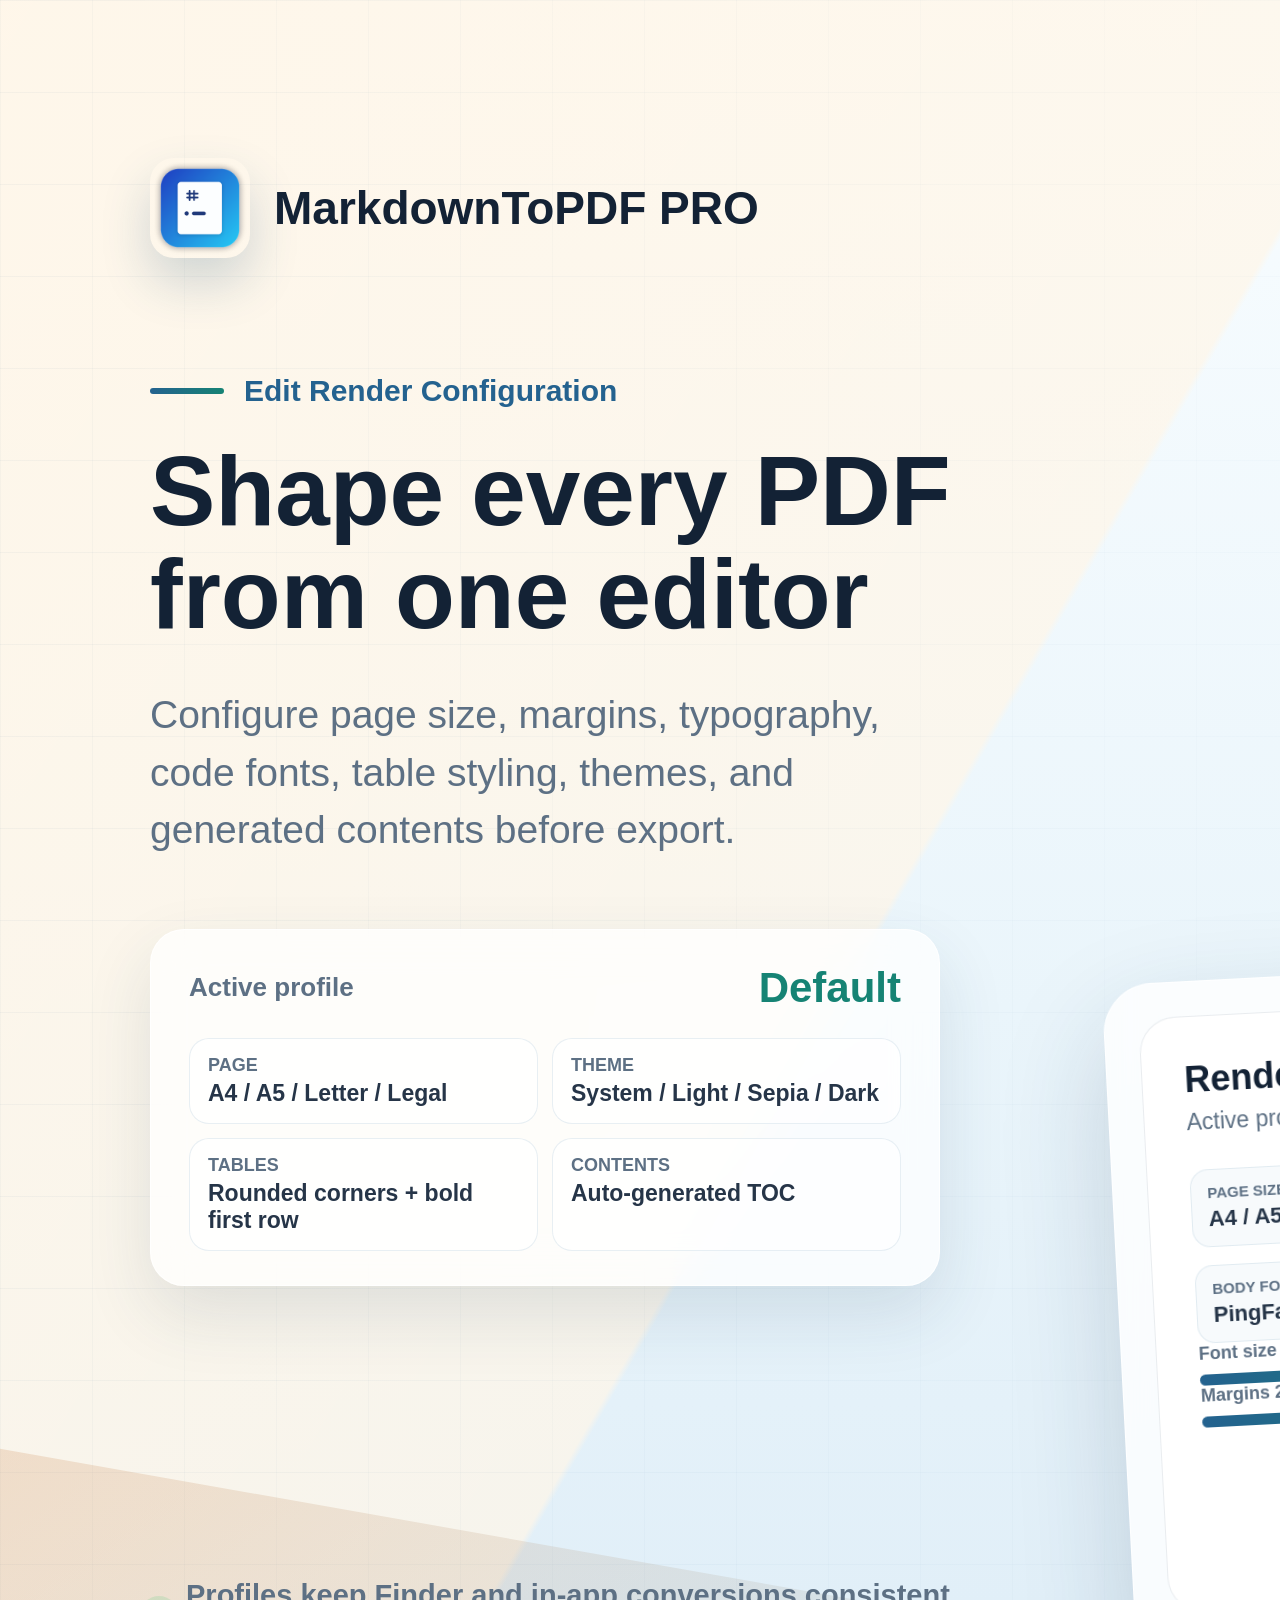
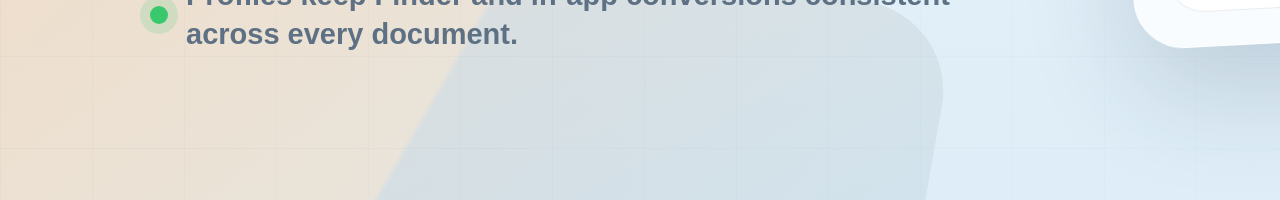
<file: app-store-assets/export-profiles-promo.html>
<!doctype html>
<html lang="en">
  <head>
    <meta charset="UTF-8" />
    <meta name="viewport" content="width=device-width, initial-scale=1.0" />
    <title>MarkdownToPDF PRO Export Profiles Promo</title>
    <style>
      :root {
        color-scheme: light;
        --ink: #132235;
        --muted: #5d7084;
        --blue: #24628f;
        --teal: #168374;
        --green: #258f69;
        --orange: #db9761;
        --surface: rgba(255, 255, 255, 0.78);
        --shadow: 0 42px 110px rgba(28, 54, 82, 0.18);
      }

      * { box-sizing: border-box; }

      html,
      body {
        margin: 0;
        width: 2880px;
        height: 1800px;
        overflow: hidden;
        font-family: "Avenir Next", "Inter", -apple-system, BlinkMacSystemFont, "Segoe UI", sans-serif;
        background: #f5f9fc;
      }

      body {
        display: grid;
        place-items: center;
      }

      .artboard {
        position: relative;
        width: 2880px;
        height: 1800px;
        overflow: hidden;
        color: var(--ink);
        background:
          linear-gradient(120deg, rgba(255, 246, 232, 0.92) 0%, rgba(255, 246, 232, 0.72) 36%, transparent 36.2%),
          linear-gradient(180deg, #f9fdff 0%, #eaf5fb 56%, #deedf7 100%);
      }

      .artboard::before {
        content: "";
        position: absolute;
        inset: 0;
        background-image:
          linear-gradient(rgba(36, 98, 143, 0.08) 1px, transparent 1px),
          linear-gradient(90deg, rgba(36, 98, 143, 0.06) 1px, transparent 1px);
        background-size: 92px 92px;
        mask-image: linear-gradient(90deg, rgba(0, 0, 0, 0.56), transparent 76%);
      }

      .cool-shape,
      .warm-shape {
        position: absolute;
        border-radius: 90px;
      }

      .cool-shape {
        right: -190px;
        top: -126px;
        width: 1280px;
        height: 520px;
        transform: rotate(-13deg);
        background: linear-gradient(135deg, rgba(36, 98, 143, 0.22), rgba(22, 131, 116, 0.1));
      }

      .warm-shape {
        left: -250px;
        bottom: -132px;
        width: 1180px;
        height: 420px;
        transform: rotate(10deg);
        background: linear-gradient(135deg, rgba(219, 151, 97, 0.28), rgba(82, 162, 205, 0.1));
      }

      .content {
        position: relative;
        z-index: 1;
        display: grid;
        grid-template-columns: 880px 1fr;
        gap: 88px;
        height: 100%;
        padding: 150px 150px 118px;
      }

      .copy {
        display: flex;
        flex-direction: column;
        justify-content: space-between;
        min-width: 0;
        padding: 8px 0 28px;
      }

      .brand {
        display: inline-flex;
        align-items: center;
        gap: 24px;
      }

      .brand img {
        width: 100px;
        height: 100px;
        border-radius: 24px;
        box-shadow: 0 24px 50px rgba(25, 82, 122, 0.2);
      }

      .brand span {
        font-size: 46px;
        font-weight: 600;
        letter-spacing: 0;
      }

      .headline {
        margin-top: 112px;
      }

      .eyebrow {
        display: inline-grid;
        grid-auto-flow: column;
        align-items: center;
        gap: 20px;
        margin: 0 0 32px;
        color: var(--blue);
        font-size: 30px;
        font-weight: 600;
        letter-spacing: 0;
      }

      .eyebrow::before {
        content: "";
        width: 74px;
        height: 6px;
        border-radius: 999px;
        background: linear-gradient(90deg, var(--blue), var(--teal));
      }

      h1 {
        margin: 0;
        max-width: 860px;
        font-size: 98px;
        line-height: 1.05;
        letter-spacing: 0;
        font-weight: 600;
      }

      .lead {
        margin: 40px 0 0;
        max-width: 810px;
        color: var(--muted);
        font-size: 39px;
        line-height: 1.48;
        font-weight: 450;
      }

      .profile-panel {
        width: 790px;
        margin-top: 70px;
        padding: 34px 38px;
        border: 1px solid rgba(255, 255, 255, 0.78);
        border-radius: 34px;
        background: rgba(255, 255, 255, 0.74);
        box-shadow: 0 28px 68px rgba(30, 62, 92, 0.12);
        backdrop-filter: blur(22px);
      }

      .panel-top {
        display: flex;
        align-items: center;
        justify-content: space-between;
        gap: 24px;
        margin-bottom: 26px;
      }

      .panel-top span {
        color: var(--muted);
        font-size: 26px;
        font-weight: 560;
      }

      .panel-top strong {
        color: var(--teal);
        font-size: 42px;
        font-weight: 650;
      }

      .profile-grid {
        display: grid;
        grid-template-columns: repeat(2, minmax(0, 1fr));
        gap: 14px;
      }

      .profile-chip {
        min-height: 70px;
        padding: 16px 18px;
        border: 1px solid rgba(36, 98, 143, 0.1);
        border-radius: 20px;
        background: rgba(255, 255, 255, 0.68);
      }

      .profile-chip span,
      .profile-chip strong {
        display: block;
      }

      .profile-chip span {
        color: var(--muted);
        font-size: 18px;
        font-weight: 650;
        text-transform: uppercase;
        letter-spacing: 0;
      }

      .profile-chip strong {
        margin-top: 4px;
        color: #263548;
        font-size: 23px;
        font-weight: 610;
      }

      .footer-note {
        display: flex;
        align-items: center;
        gap: 18px;
        max-width: 820px;
        color: var(--muted);
        font-size: 29px;
        line-height: 1.35;
        font-weight: 560;
      }

      .footer-note::before {
        content: "";
        flex: 0 0 auto;
        width: 18px;
        height: 18px;
        border-radius: 50%;
        background: #39c96c;
        box-shadow: 0 0 0 10px rgba(57, 201, 108, 0.16);
      }

      .visual {
        position: relative;
        min-width: 0;
      }

      .editor-card,
      .summary-card,
      .callout-card {
        position: absolute;
        border: 1px solid rgba(255, 255, 255, 0.78);
        background: var(--surface);
        box-shadow: var(--shadow);
        backdrop-filter: blur(24px);
      }

      .token-strip {
        position: absolute;
        right: 18px;
        top: 40px;
        display: grid;
        grid-auto-flow: column;
        gap: 14px;
      }

      .token {
        padding: 12px 18px;
        border-radius: 999px;
        background: rgba(255, 255, 255, 0.72);
        color: var(--blue);
        border: 1px solid rgba(36, 98, 143, 0.12);
        font-size: 22px;
        font-weight: 650;
      }

      .token:nth-child(2) { color: var(--teal); }
      .token:nth-child(3) { color: #c7322f; }

      .editor-card {
        right: -10px;
        top: 104px;
        width: 1288px;
        padding: 30px;
        border-radius: 54px;
        transform: rotate(2.2deg);
      }

      .app-window {
        overflow: hidden;
        border: 1px solid rgba(38, 73, 104, 0.1);
        border-radius: 36px;
        background: rgba(255, 255, 255, 0.92);
      }

      .window-bar {
        display: flex;
        align-items: center;
        gap: 28px;
        min-height: 86px;
        padding: 0 34px;
        border-bottom: 1px solid #d7e1ea;
        background: #edf3f8;
      }

      .lights {
        display: flex;
        gap: 14px;
      }

      .lights span {
        width: 22px;
        height: 22px;
        border-radius: 50%;
      }

      .lights span:nth-child(1) { background: #ff6363; }
      .lights span:nth-child(2) { background: #f8ba1c; }
      .lights span:nth-child(3) { background: #42d77d; }

      .window-title {
        color: #526177;
        font-size: 23px;
        font-weight: 750;
        letter-spacing: 3px;
        text-transform: uppercase;
      }

      .toolbar-pill {
        margin-left: auto;
        padding: 11px 18px;
        border-radius: 999px;
        color: var(--blue);
        background: rgba(255, 255, 255, 0.78);
        border: 1px solid rgba(36, 98, 143, 0.12);
        font-size: 20px;
        font-weight: 700;
      }

      .toolbar-pill.active {
        margin-left: 0;
        color: var(--green);
        background: rgba(37, 143, 105, 0.12);
      }

      .editor-body {
        display: grid;
        gap: 18px;
        max-height: 810px;
        padding: 28px 34px 36px;
        background:
          linear-gradient(rgba(36, 98, 143, 0.035) 1px, transparent 1px),
          linear-gradient(90deg, rgba(36, 98, 143, 0.028) 1px, transparent 1px),
          rgba(247, 250, 252, 0.92);
        background-size: 42px 42px;
      }

      .hero-section {
        display: grid;
        grid-template-columns: auto 1fr auto;
        align-items: center;
        gap: 20px;
        padding: 24px;
        border: 1px solid rgba(36, 98, 143, 0.1);
        border-radius: 26px;
        background: rgba(255, 255, 255, 0.86);
      }

      .section-icon {
        display: grid;
        place-items: center;
        width: 64px;
        height: 64px;
        border-radius: 18px;
        color: var(--teal);
        background: rgba(22, 131, 116, 0.12);
        border: 1px solid rgba(22, 131, 116, 0.18);
        font-size: 25px;
        font-weight: 800;
      }

      .hero-title strong,
      .hero-title span {
        display: block;
      }

      .hero-title strong {
        color: #1c2d42;
        font-size: 34px;
        line-height: 1.18;
        font-weight: 700;
      }

      .hero-title span {
        margin-top: 7px;
        color: var(--muted);
        font-size: 22px;
        font-weight: 520;
      }

      .back-button,
      .active-badge {
        display: inline-grid;
        place-items: center;
        min-height: 42px;
        padding: 0 16px;
        border-radius: 14px;
        font-size: 18px;
        font-weight: 720;
      }

      .back-button {
        color: var(--blue);
        background: rgba(36, 98, 143, 0.09);
      }

      .active-badge {
        color: var(--green);
        background: rgba(37, 143, 105, 0.13);
      }

      .section-card {
        padding: 20px 22px;
        border: 1px solid rgba(36, 98, 143, 0.1);
        border-radius: 24px;
        background: rgba(255, 255, 255, 0.86);
      }

      .section-heading {
        display: grid;
        grid-template-columns: auto 1fr;
        align-items: center;
        gap: 14px;
        margin-bottom: 14px;
      }

      .tiny-icon {
        display: grid;
        place-items: center;
        width: 38px;
        height: 38px;
        border-radius: 12px;
        color: var(--blue);
        background: rgba(36, 98, 143, 0.1);
        font-size: 16px;
        font-weight: 800;
      }

      .section-heading strong,
      .section-heading span {
        display: block;
      }

      .section-heading strong {
        color: #1c2d42;
        font-size: 24px;
        font-weight: 700;
      }

      .section-heading span {
        margin-top: 2px;
        color: var(--muted);
        font-size: 17px;
        font-weight: 520;
      }

      .row-grid {
        display: grid;
        grid-template-columns: repeat(2, minmax(0, 1fr));
        gap: 12px;
      }

      .setting-row,
      .control-box {
        min-height: 78px;
        padding: 14px 16px;
        border: 1px solid rgba(36, 98, 143, 0.1);
        border-radius: 18px;
        background: rgba(247, 250, 252, 0.92);
      }

      .setting-row {
        display: grid;
        grid-template-columns: 1fr auto;
        align-items: center;
        gap: 16px;
      }

      .setting-row span,
      .setting-row strong,
      .control-box span,
      .control-box strong {
        display: block;
      }

      .setting-row span,
      .control-box span {
        color: var(--muted);
        font-size: 15px;
        font-weight: 750;
        text-transform: uppercase;
        letter-spacing: 0;
      }

      .setting-row strong,
      .control-box strong {
        margin-top: 5px;
        color: #263548;
        font-size: 22px;
        font-weight: 680;
      }

      .picker,
      .toggle {
        display: inline-grid;
        place-items: center;
        min-width: 96px;
        min-height: 38px;
        padding: 0 14px;
        border-radius: 13px;
        color: var(--blue);
        background: rgba(36, 98, 143, 0.1);
        font-size: 17px;
        font-weight: 740;
        white-space: nowrap;
      }

      .toggle {
        min-width: 66px;
        color: #fff;
        background: linear-gradient(90deg, var(--blue), var(--teal));
      }

      .mini-inputs {
        display: grid;
        grid-template-columns: repeat(4, 1fr);
        gap: 8px;
      }

      .mini-inputs em {
        display: grid;
        place-items: center;
        min-height: 36px;
        border-radius: 11px;
        color: #40546a;
        background: #fff;
        border: 1px solid rgba(36, 98, 143, 0.1);
        font-size: 15px;
        font-style: normal;
        font-weight: 720;
      }

      .slider-label {
        display: flex;
        justify-content: space-between;
        color: var(--muted);
        font-size: 18px;
        font-weight: 650;
      }

      .slider-track {
        position: relative;
        height: 11px;
        margin-top: 10px;
        border-radius: 999px;
        background: rgba(36, 98, 143, 0.12);
      }

      .slider-track span {
        position: absolute;
        inset: 0 auto 0 0;
        width: 58%;
        border-radius: inherit;
        background: linear-gradient(90deg, var(--blue), var(--teal));
      }

      .settings-matrix {
        display: grid;
        grid-template-columns: repeat(3, minmax(0, 1fr));
        gap: 16px;
      }

      .matrix-card {
        min-height: 166px;
        padding: 20px;
        border: 1px solid rgba(36, 98, 143, 0.1);
        border-radius: 24px;
        background: rgba(255, 255, 255, 0.86);
      }

      .matrix-card strong,
      .matrix-card span {
        display: block;
      }

      .matrix-card strong {
        color: #1c2d42;
        font-size: 25px;
        line-height: 1.15;
        font-weight: 700;
      }

      .matrix-card span {
        margin-top: 8px;
        color: var(--muted);
        font-size: 18px;
        line-height: 1.28;
        font-weight: 520;
      }

      .matrix-card .toggle {
        margin-top: 18px;
      }

      .summary-card {
        left: 0;
        top: 806px;
        width: 1110px;
        padding: 34px;
        border-radius: 50px;
        transform: rotate(-3deg);
      }

      .preview-sheet {
        display: grid;
        grid-template-columns: 1fr 340px;
        gap: 34px;
        min-height: 596px;
        padding: 42px;
        border: 1px solid rgba(38, 73, 104, 0.1);
        border-radius: 36px;
        background: rgba(255, 255, 255, 0.9);
      }

      .preview-title strong,
      .preview-title span {
        display: block;
      }

      .preview-title strong {
        font-size: 36px;
        line-height: 1.18;
        font-weight: 650;
      }

      .preview-title span {
        margin-top: 8px;
        color: var(--muted);
        font-size: 23px;
        font-weight: 520;
      }

      .control-grid {
        display: grid;
        grid-template-columns: repeat(2, minmax(0, 1fr));
        gap: 18px;
        margin-top: 34px;
      }

      .preview-stack {
        display: grid;
        gap: 18px;
      }

      .sample-card {
        padding: 22px;
        border: 1px solid rgba(36, 98, 143, 0.1);
        border-radius: 24px;
        background: rgba(255, 255, 255, 0.86);
      }

      .sample-card span,
      .sample-card strong {
        display: block;
      }

      .sample-card span {
        color: var(--muted);
        font-size: 16px;
        font-weight: 750;
        letter-spacing: 2px;
        text-transform: uppercase;
      }

      .sample-card strong {
        margin-top: 10px;
        color: #1c2d42;
        font-size: 26px;
        font-weight: 560;
      }

      .sample-code {
        font-family: "SF Mono", Menlo, Monaco, Consolas, monospace;
        font-size: 20px;
        white-space: nowrap;
      }

      .callout-card {
        right: 28px;
        bottom: 96px;
        display: grid;
        grid-template-columns: auto 1fr;
        align-items: center;
        gap: 24px;
        width: 828px;
        padding: 34px 38px;
        border-radius: 36px;
      }

      .profile-icon {
        display: grid;
        place-items: center;
        width: 92px;
        height: 92px;
        border-radius: 26px;
        color: var(--teal);
        border: 6px solid var(--teal);
        background: rgba(255, 255, 255, 0.78);
        font-size: 36px;
        font-weight: 650;
      }

      .callout-text strong,
      .callout-text span {
        display: block;
      }

      .callout-text strong {
        font-size: 38px;
        line-height: 1.2;
        font-weight: 650;
      }

      .callout-text span {
        margin-top: 10px;
        color: var(--muted);
        font-size: 26px;
        line-height: 1.36;
        font-weight: 520;
      }
    </style>
  </head>
  <body>
    <main class="artboard" aria-label="MarkdownToPDF PRO export profile promotional screenshot">
      <div class="cool-shape" aria-hidden="true"></div>
      <div class="warm-shape" aria-hidden="true"></div>

      <section class="content">
        <div class="copy">
          <div>
            <div class="brand">
              <img src="../pictures/app-icon.png" alt="" />
              <span>MarkdownToPDF PRO</span>
            </div>

            <div class="headline">
              <p class="eyebrow">Edit Render Configuration</p>
              <h1>Shape every PDF from one editor</h1>
              <p class="lead">Configure page size, margins, typography, code fonts, table styling, themes, and generated contents before export.</p>
            </div>

            <div class="profile-panel" aria-hidden="true">
              <div class="panel-top">
                <span>Active profile</span>
                <strong>Default</strong>
              </div>
              <div class="profile-grid">
                <div class="profile-chip">
                  <span>Page</span>
                  <strong>A4 / A5 / Letter / Legal</strong>
                </div>
                <div class="profile-chip">
                  <span>Theme</span>
                  <strong>System / Light / Sepia / Dark</strong>
                </div>
                <div class="profile-chip">
                  <span>Tables</span>
                  <strong>Rounded corners + bold first row</strong>
                </div>
                <div class="profile-chip">
                  <span>Contents</span>
                  <strong>Auto-generated TOC</strong>
                </div>
              </div>
            </div>
          </div>

          <div class="footer-note">Profiles keep Finder and in-app conversions consistent across every document.</div>
        </div>

        <div class="visual" aria-hidden="true">
          <div class="token-strip">
            <span class="token">Page</span>
            <span class="token">Tables</span>
            <span class="token">Contents</span>
          </div>

          <div class="editor-card">
            <div class="app-window">
              <div class="window-bar">
                <div class="lights"><span></span><span></span><span></span></div>
                <strong class="window-title">Render Configurations</strong>
                <span class="toolbar-pill">Back</span>
                <span class="toolbar-pill active">ACTIVE</span>
              </div>

              <div class="editor-body">
                <div class="hero-section">
                  <div class="section-icon">Sl</div>
                  <div class="hero-title">
                    <strong>Edit Render Configuration</strong>
                    <span>Render configuration settings used when exporting PDFs.</span>
                  </div>
                  <span class="back-button">Back to Render Configurations</span>
                </div>

                <div class="section-card">
                  <div class="section-heading">
                    <div class="tiny-icon">ID</div>
                    <div>
                      <strong>Render Configuration Name</strong>
                      <span>Displayed in the render configuration list and picker.</span>
                    </div>
                  </div>
                  <div class="row-grid">
                    <div class="setting-row">
                      <div>
                        <span>Name</span>
                        <strong>Default Render Configuration</strong>
                      </div>
                      <em class="picker">Text Field</em>
                    </div>
                    <div class="setting-row">
                      <div>
                        <span>Theme</span>
                        <strong>System</strong>
                      </div>
                      <em class="picker">System</em>
                    </div>
                  </div>
                </div>

                <div class="section-card">
                  <div class="section-heading">
                    <div class="tiny-icon">PG</div>
                    <div>
                      <strong>Page Settings</strong>
                      <span>Configure paper size and printable margins.</span>
                    </div>
                  </div>
                  <div class="row-grid">
                    <div class="setting-row">
                      <div>
                        <span>Page Size</span>
                        <strong>A4 portrait</strong>
                      </div>
                      <em class="picker">A4 / A5</em>
                    </div>
                    <div class="setting-row">
                      <div>
                        <span>Margins (pt)</span>
                        <strong>24 / 16 / 24 / 16</strong>
                      </div>
                      <div class="mini-inputs"><em>Top</em><em>Right</em><em>Bottom</em><em>Left</em></div>
                    </div>
                  </div>
                </div>

                <div class="section-card">
                  <div class="section-heading">
                    <div class="tiny-icon">Aa</div>
                    <div>
                      <strong>Paragraph Settings</strong>
                      <span>Configure text typography and spacing.</span>
                    </div>
                  </div>
                  <div class="row-grid">
                    <div class="setting-row">
                      <div>
                        <span>Body Font</span>
                        <strong>PingFang SC</strong>
                      </div>
                      <em class="picker">Preview</em>
                    </div>
                    <div>
                      <div class="slider-label"><span>Font Size: 12.0</span><span>Line Height: 1.60</span></div>
                      <div class="slider-track"><span></span></div>
                    </div>
                  </div>
                </div>

                <div class="settings-matrix">
                  <div class="matrix-card">
                    <strong>Code Settings</strong>
                    <span>Code Font with language sample preview.</span>
                    <span class="toggle">Menlo</span>
                  </div>
                  <div class="matrix-card">
                    <strong>Table Settings</strong>
                    <span>Rounded Rectangle, 10 pt radius, bold first row.</span>
                    <span class="toggle">On</span>
                  </div>
                  <div class="matrix-card">
                    <strong>Table of Contents</strong>
                    <span>Generate a navigation list from H2-H3 headings.</span>
                    <span class="toggle">Auto</span>
                  </div>
                </div>

                <div class="section-card">
                  <div class="section-heading">
                    <div class="tiny-icon">OP</div>
                    <div>
                      <strong>Export Scope</strong>
                      <span>Keep the active render profile consistent across conversion entry points.</span>
                    </div>
                  </div>
                  <div class="row-grid">
                    <div class="setting-row">
                      <div>
                        <span>Default Render Configuration</span>
                        <strong>Default</strong>
                      </div>
                      <em class="toggle">Active</em>
                    </div>
                    <div class="setting-row">
                      <div>
                        <span>Used By</span>
                        <strong>Finder + in-app conversion</strong>
                      </div>
                      <em class="toggle">On</em>
                    </div>
                  </div>
                </div>
              </div>
            </div>
          </div>

          <div class="summary-card">
            <div class="preview-sheet">
              <div>
                <div class="preview-title">
                  <strong>Render defaults</strong>
                  <span>Active profile style settings</span>
                </div>
                <div class="control-grid">
                  <div class="control-box">
                    <span>Page size</span>
                    <strong>A4 / A5</strong>
                  </div>
                  <div class="control-box">
                    <span>Theme</span>
                    <strong>System</strong>
                  </div>
                  <div class="control-box">
                    <span>Body font</span>
                    <strong>PingFang SC</strong>
                  </div>
                  <div class="control-box">
                    <span>Code font</span>
                    <strong>Menlo</strong>
                  </div>
                </div>
                <div class="slider-row">
                  <div class="slider-label">
                    <span>Font size 12.0</span>
                    <span>Line height 1.60</span>
                  </div>
                  <div class="slider-track"><span></span></div>
                </div>
                <div class="slider-row">
                  <div class="slider-label">
                    <span>Margins 24 / 16 pt</span>
                    <span>Auto-generated TOC</span>
                  </div>
                  <div class="slider-track"><span style="width: 68%"></span></div>
                </div>
              </div>
              <div class="preview-stack">
                <div class="sample-card">
                  <span>Page</span>
                  <strong>A5 portrait ready</strong>
                </div>
                <div class="sample-card">
                  <span>Code sample</span>
                  <strong class="sample-code">let title = "Preview"</strong>
                </div>
              </div>
            </div>
          </div>

          <div class="callout-card">
            <div class="profile-icon">Aa</div>
            <div class="callout-text">
              <strong>One editor for every PDF detail</strong>
              <span>Save reusable render configurations and apply them to Finder and in-app conversions.</span>
            </div>
          </div>
        </div>
      </section>
    </main>
  </body>
</html>
</file>
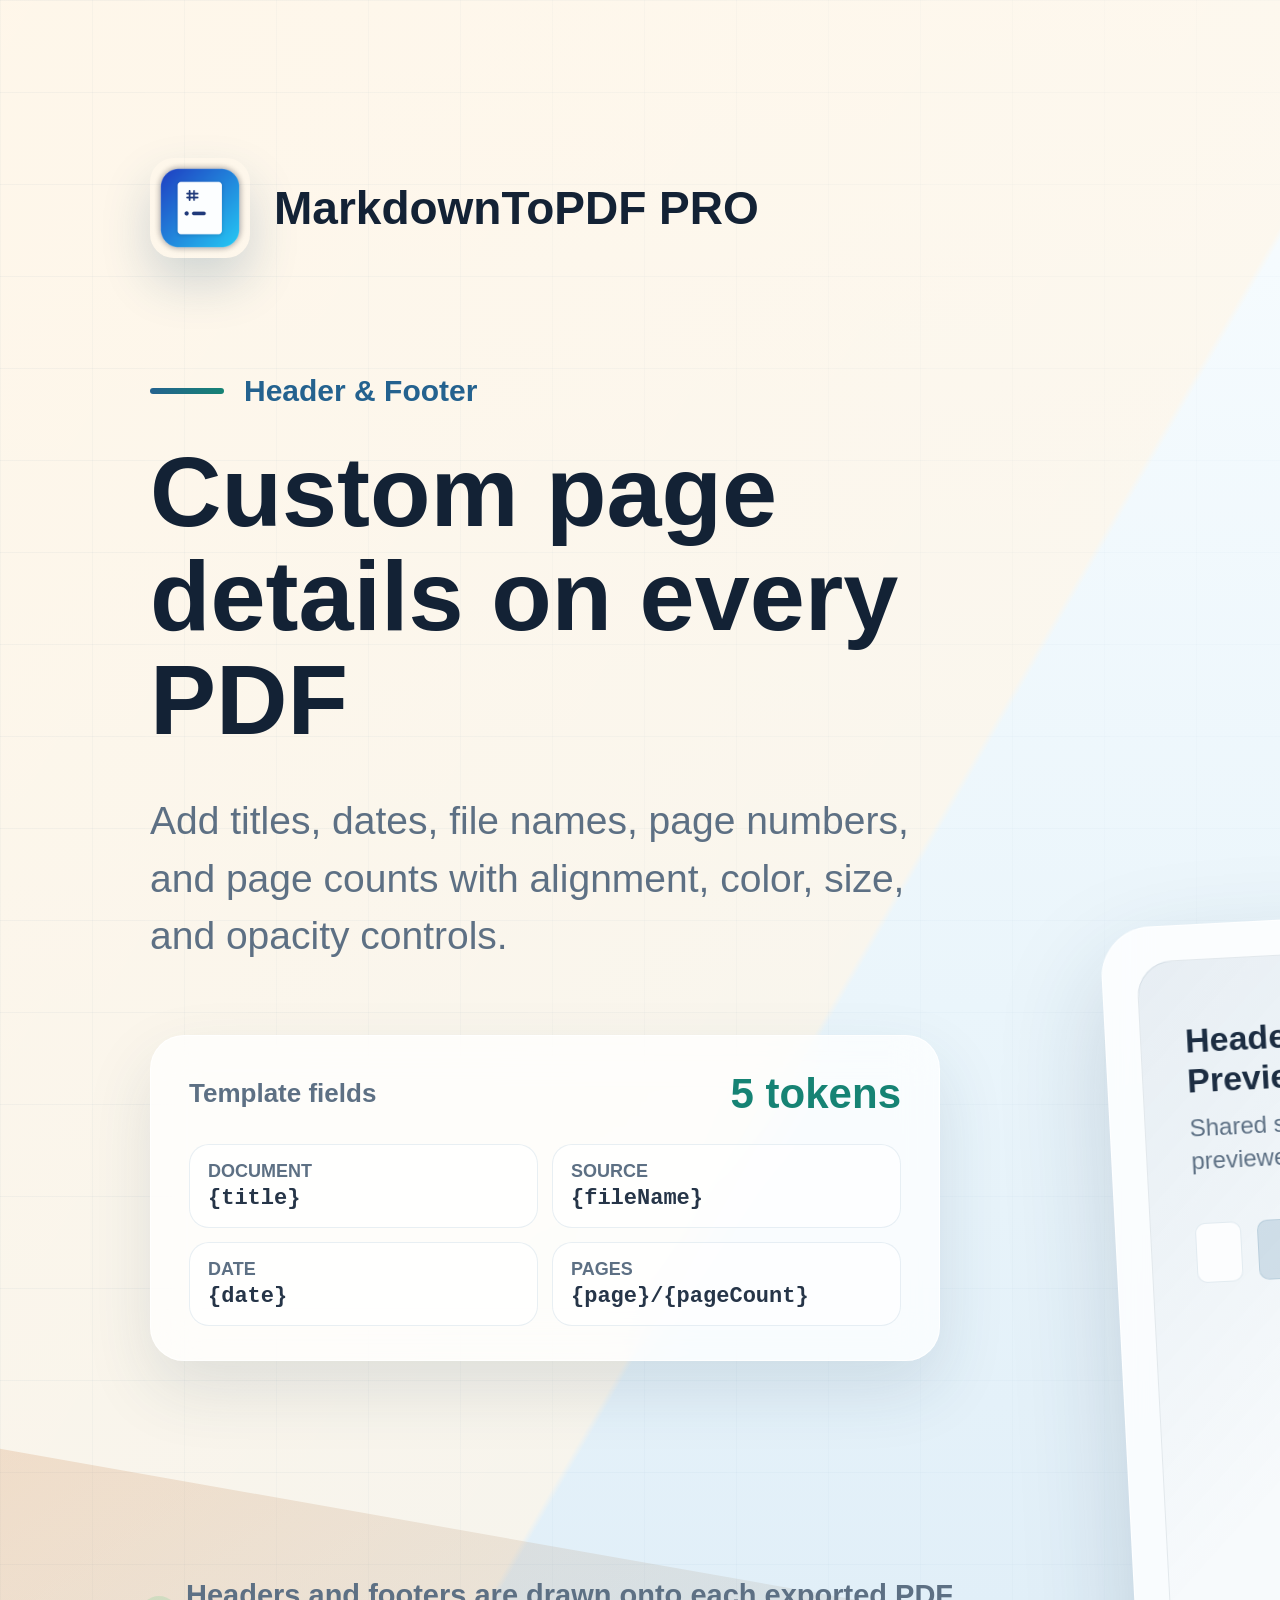
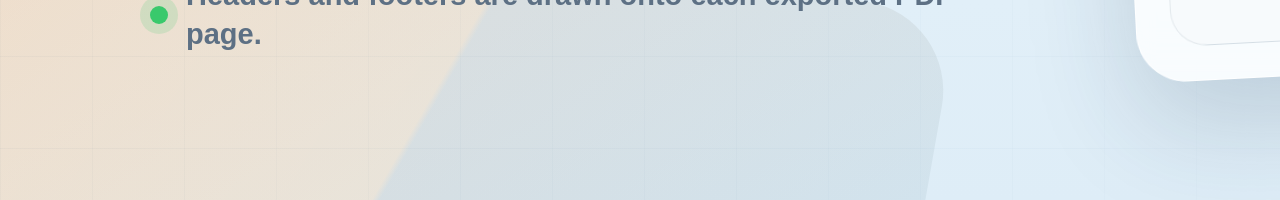
<file: app-store-assets/header-footer-promo.html>
<!doctype html>
<html lang="en">
  <head>
    <meta charset="UTF-8" />
    <meta name="viewport" content="width=device-width, initial-scale=1.0" />
    <title>MarkdownToPDF PRO Header Footer Promo</title>
    <style>
      :root {
        color-scheme: light;
        --ink: #132235;
        --muted: #5d7084;
        --blue: #24628f;
        --teal: #168374;
        --warm: #db9761;
        --rose: #c65c5c;
        --surface: rgba(255, 255, 255, 0.78);
        --shadow: 0 42px 110px rgba(28, 54, 82, 0.18);
      }

      * { box-sizing: border-box; }

      html,
      body {
        margin: 0;
        width: 2880px;
        height: 1800px;
        overflow: hidden;
        font-family: "Avenir Next", "Inter", -apple-system, BlinkMacSystemFont, "Segoe UI", sans-serif;
        background: #f5f9fc;
      }

      body {
        display: grid;
        place-items: center;
      }

      .artboard {
        position: relative;
        width: 2880px;
        height: 1800px;
        overflow: hidden;
        color: var(--ink);
        background:
          linear-gradient(120deg, rgba(255, 246, 232, 0.92) 0%, rgba(255, 246, 232, 0.72) 36%, transparent 36.2%),
          linear-gradient(180deg, #f9fdff 0%, #eaf5fb 56%, #deedf7 100%);
      }

      .artboard::before {
        content: "";
        position: absolute;
        inset: 0;
        background-image:
          linear-gradient(rgba(36, 98, 143, 0.08) 1px, transparent 1px),
          linear-gradient(90deg, rgba(36, 98, 143, 0.06) 1px, transparent 1px);
        background-size: 92px 92px;
        mask-image: linear-gradient(90deg, rgba(0, 0, 0, 0.56), transparent 76%);
      }

      .cool-shape,
      .warm-shape {
        position: absolute;
        border-radius: 90px;
      }

      .cool-shape {
        right: -190px;
        top: -126px;
        width: 1280px;
        height: 520px;
        transform: rotate(-13deg);
        background: linear-gradient(135deg, rgba(36, 98, 143, 0.22), rgba(22, 131, 116, 0.1));
      }

      .warm-shape {
        left: -250px;
        bottom: -132px;
        width: 1180px;
        height: 420px;
        transform: rotate(10deg);
        background: linear-gradient(135deg, rgba(219, 151, 97, 0.28), rgba(82, 162, 205, 0.1));
      }

      .content {
        position: relative;
        z-index: 1;
        display: grid;
        grid-template-columns: 880px 1fr;
        gap: 88px;
        height: 100%;
        padding: 150px 150px 118px;
      }

      .copy {
        display: flex;
        flex-direction: column;
        justify-content: space-between;
        min-width: 0;
        padding: 8px 0 28px;
      }

      .brand {
        display: inline-flex;
        align-items: center;
        gap: 24px;
      }

      .brand img {
        width: 100px;
        height: 100px;
        border-radius: 24px;
        box-shadow: 0 24px 50px rgba(25, 82, 122, 0.2);
      }

      .brand span {
        font-size: 46px;
        font-weight: 600;
        letter-spacing: 0;
      }

      .headline {
        margin-top: 112px;
      }

      .eyebrow {
        display: inline-grid;
        grid-auto-flow: column;
        align-items: center;
        gap: 20px;
        margin: 0 0 32px;
        color: var(--blue);
        font-size: 30px;
        font-weight: 600;
        letter-spacing: 0;
      }

      .eyebrow::before {
        content: "";
        width: 74px;
        height: 6px;
        border-radius: 999px;
        background: linear-gradient(90deg, var(--blue), var(--teal));
      }

      h1 {
        margin: 0;
        max-width: 850px;
        font-size: 99px;
        line-height: 1.05;
        letter-spacing: 0;
        font-weight: 600;
      }

      .lead {
        margin: 40px 0 0;
        max-width: 800px;
        color: var(--muted);
        font-size: 39px;
        line-height: 1.48;
        font-weight: 450;
      }

      .template-panel {
        width: 790px;
        margin-top: 70px;
        padding: 34px 38px;
        border: 1px solid rgba(255, 255, 255, 0.78);
        border-radius: 34px;
        background: rgba(255, 255, 255, 0.74);
        box-shadow: 0 28px 68px rgba(30, 62, 92, 0.12);
        backdrop-filter: blur(22px);
      }

      .panel-top {
        display: flex;
        align-items: center;
        justify-content: space-between;
        gap: 24px;
        margin-bottom: 26px;
      }

      .panel-top span {
        color: var(--muted);
        font-size: 26px;
        font-weight: 560;
      }

      .panel-top strong {
        color: var(--teal);
        font-size: 42px;
        font-weight: 650;
      }

      .placeholder-grid {
        display: grid;
        grid-template-columns: repeat(2, minmax(0, 1fr));
        gap: 14px;
      }

      .placeholder-chip {
        min-height: 70px;
        padding: 16px 18px;
        border: 1px solid rgba(36, 98, 143, 0.1);
        border-radius: 20px;
        background: rgba(255, 255, 255, 0.68);
      }

      .placeholder-chip span,
      .placeholder-chip strong {
        display: block;
      }

      .placeholder-chip span {
        color: var(--muted);
        font-size: 18px;
        font-weight: 650;
        text-transform: uppercase;
        letter-spacing: 0;
      }

      .placeholder-chip strong {
        margin-top: 4px;
        color: #263548;
        font-family: "SF Mono", Menlo, Monaco, Consolas, monospace;
        font-size: 22px;
        font-weight: 650;
      }

      .footer-note {
        display: flex;
        align-items: center;
        gap: 18px;
        max-width: 820px;
        color: var(--muted);
        font-size: 29px;
        line-height: 1.35;
        font-weight: 560;
      }

      .footer-note::before {
        content: "";
        flex: 0 0 auto;
        width: 18px;
        height: 18px;
        border-radius: 50%;
        background: #39c96c;
        box-shadow: 0 0 0 10px rgba(57, 201, 108, 0.16);
      }

      .visual {
        position: relative;
        min-width: 0;
      }

      .settings-card,
      .pdf-card,
      .callout-card {
        position: absolute;
        border: 1px solid rgba(255, 255, 255, 0.78);
        background: var(--surface);
        box-shadow: var(--shadow);
        backdrop-filter: blur(24px);
      }

      .token-strip {
        position: absolute;
        right: 18px;
        top: 40px;
        display: grid;
        grid-auto-flow: column;
        gap: 14px;
      }

      .token {
        padding: 12px 18px;
        border-radius: 999px;
        background: rgba(255, 255, 255, 0.72);
        color: var(--blue);
        border: 1px solid rgba(36, 98, 143, 0.12);
        font-size: 22px;
        font-weight: 650;
      }

      .token:nth-child(2) { color: var(--teal); }
      .token:nth-child(3) { color: var(--rose); }

      .settings-card {
        right: -10px;
        top: 112px;
        width: 1280px;
        padding: 32px;
        border-radius: 54px;
        transform: rotate(2.2deg);
      }

      .settings-window {
        overflow: hidden;
        border: 1px solid rgba(38, 73, 104, 0.1);
        border-radius: 36px;
        background: rgba(255, 255, 255, 0.92);
      }

      .window-header {
        display: flex;
        align-items: center;
        justify-content: space-between;
        height: 86px;
        padding: 0 34px;
        border-bottom: 1px solid #d7e1ea;
        background: #edf3f8;
      }

      .lights {
        display: flex;
        gap: 14px;
      }

      .lights span {
        width: 22px;
        height: 22px;
        border-radius: 50%;
      }

      .lights span:nth-child(1) { background: #ff6363; }
      .lights span:nth-child(2) { background: #f8ba1c; }
      .lights span:nth-child(3) { background: #42d77d; }

      .window-header strong {
        color: #526177;
        font-size: 23px;
        letter-spacing: 3px;
        text-transform: uppercase;
      }

      .settings-body {
        display: grid;
        grid-template-columns: 1fr 1fr;
        gap: 24px;
        padding: 34px;
      }

      .settings-section {
        padding: 24px;
        border: 1px solid rgba(36, 98, 143, 0.1);
        border-radius: 26px;
        background: rgba(247, 250, 252, 0.92);
      }

      .toggle-row,
      .section-title {
        display: flex;
        align-items: center;
        justify-content: space-between;
        gap: 18px;
      }

      .section-title {
        margin-bottom: 18px;
      }

      .section-title strong {
        color: #1c2d42;
        font-size: 28px;
        font-weight: 650;
      }

      .toggle-row {
        color: var(--muted);
        font-size: 22px;
        font-weight: 650;
      }

      .toggle {
        position: relative;
        width: 72px;
        height: 38px;
        border-radius: 999px;
        background: linear-gradient(90deg, var(--blue), var(--teal));
        box-shadow: inset 0 0 0 1px rgba(255, 255, 255, 0.72);
      }

      .toggle::after {
        content: "";
        position: absolute;
        right: 4px;
        top: 4px;
        width: 30px;
        height: 30px;
        border-radius: 50%;
        background: #fff;
        box-shadow: 0 4px 10px rgba(20, 50, 78, 0.2);
      }

      .template-box {
        margin-top: 18px;
        padding: 18px 20px;
        border: 1px solid #d2dce7;
        border-radius: 18px;
        color: #21354b;
        background: #fff;
        font-family: "SF Mono", Menlo, Monaco, Consolas, monospace;
        font-size: 23px;
        white-space: nowrap;
      }

      .align-row {
        display: grid;
        grid-template-columns: repeat(3, 1fr);
        gap: 10px;
        margin-top: 18px;
      }

      .align-chip {
        padding: 12px 10px;
        border-radius: 16px;
        color: #40546a;
        background: rgba(36, 98, 143, 0.08);
        font-size: 19px;
        font-weight: 650;
        text-align: center;
      }

      .align-chip.active {
        color: #fff;
        background: linear-gradient(90deg, var(--blue), var(--teal));
      }

      .style-row {
        display: grid;
        grid-template-columns: repeat(3, 1fr);
        gap: 16px;
        grid-column: 1 / -1;
      }

      .style-box {
        min-height: 118px;
        padding: 20px 22px;
        border: 1px solid rgba(36, 98, 143, 0.1);
        border-radius: 24px;
        background: rgba(255, 255, 255, 0.78);
      }

      .style-box span,
      .style-box strong {
        display: block;
      }

      .style-box span {
        color: var(--muted);
        font-size: 18px;
        font-weight: 700;
        letter-spacing: 1px;
        text-transform: uppercase;
      }

      .style-box strong {
        margin-top: 14px;
        color: #263548;
        font-size: 26px;
        font-weight: 650;
      }

      .color-swatch {
        display: inline-flex;
        align-items: center;
        gap: 12px;
      }

      .color-swatch::before {
        content: "";
        width: 28px;
        height: 28px;
        border-radius: 9px;
        background: #24628f;
        box-shadow: inset 0 0 0 2px rgba(255, 255, 255, 0.9);
      }

      .slider-track {
        position: relative;
        height: 12px;
        margin-top: 22px;
        border-radius: 999px;
        background: rgba(36, 98, 143, 0.12);
      }

      .slider-track span {
        position: absolute;
        inset: 0 auto 0 0;
        width: 72%;
        border-radius: inherit;
        background: linear-gradient(90deg, var(--blue), var(--teal));
      }

      .pdf-card {
        left: 0;
        top: 744px;
        width: 1320px;
        padding: 34px;
        border-radius: 50px;
        transform: rotate(-3deg);
      }

      .pdf-stage {
        position: relative;
        height: 686px;
        border: 1px solid rgba(38, 73, 104, 0.1);
        border-radius: 36px;
        background:
          linear-gradient(135deg, rgba(36, 98, 143, 0.08), transparent 34%),
          #f7fafc;
        overflow: hidden;
      }

      .page-shadow {
        position: absolute;
        right: 70px;
        top: 54px;
        width: 740px;
        height: 560px;
        border-radius: 18px;
        background: rgba(36, 98, 143, 0.08);
        transform: rotate(2deg);
      }

      .pdf-page {
        position: absolute;
        right: 112px;
        top: 38px;
        width: 740px;
        height: 560px;
        padding: 76px 68px 70px;
        border: 1px solid #d7e1ea;
        border-radius: 16px;
        background: #fff;
        box-shadow: 0 24px 72px rgba(21, 45, 70, 0.12);
      }

      .header-band,
      .footer-band {
        position: absolute;
        left: 34px;
        right: 34px;
        display: flex;
        align-items: center;
        min-height: 44px;
        padding: 0 22px;
        border-radius: 14px;
        color: var(--blue);
        background: rgba(36, 98, 143, 0.08);
        font-size: 17px;
        font-weight: 650;
      }

      .header-band {
        top: 24px;
        justify-content: flex-start;
      }

      .footer-band {
        bottom: 22px;
        justify-content: flex-end;
      }

      .pdf-page h2 {
        margin: 0 0 24px;
        color: #1f3045;
        font-size: 36px;
        font-weight: 650;
      }

      .line {
        height: 12px;
        margin: 16px 0;
        border-radius: 999px;
        background: #dce5ee;
      }

      .line.short { width: 62%; }
      .line.mid { width: 82%; }

      .mini-table {
        display: grid;
        grid-template-columns: 1.1fr 0.8fr 0.8fr;
        gap: 10px;
        margin-top: 34px;
      }

      .mini-table span {
        min-height: 34px;
        border-radius: 10px;
        background: #eef3f8;
      }

      .mini-table span:nth-child(-n + 3) {
        background: rgba(22, 131, 116, 0.22);
      }

      .preview-sidebar {
        position: absolute;
        left: 44px;
        top: 60px;
        width: 360px;
      }

      .preview-sidebar strong,
      .preview-sidebar span {
        display: block;
      }

      .preview-sidebar strong {
        color: #1c2d42;
        font-size: 34px;
        line-height: 1.18;
        font-weight: 650;
      }

      .preview-sidebar span {
        margin-top: 12px;
        color: var(--muted);
        font-size: 24px;
        line-height: 1.35;
        font-weight: 520;
      }

      .page-dots {
        display: flex;
        gap: 16px;
        margin-top: 34px;
      }

      .page-dots span {
        width: 46px;
        height: 60px;
        border-radius: 10px;
        background: rgba(255, 255, 255, 0.8);
        border: 1px solid rgba(36, 98, 143, 0.12);
      }

      .page-dots span:nth-child(2) {
        background: rgba(36, 98, 143, 0.16);
      }

      .callout-card {
        right: 28px;
        bottom: 96px;
        display: grid;
        grid-template-columns: auto 1fr;
        align-items: center;
        gap: 24px;
        width: 828px;
        padding: 34px 38px;
        border-radius: 36px;
      }

      .footer-icon {
        display: grid;
        place-items: center;
        width: 92px;
        height: 92px;
        border-radius: 26px;
        color: var(--teal);
        border: 6px solid var(--teal);
        background: rgba(255, 255, 255, 0.78);
        font-size: 42px;
        font-weight: 650;
      }

      .callout-text strong,
      .callout-text span {
        display: block;
      }

      .callout-text strong {
        font-size: 38px;
        line-height: 1.2;
        font-weight: 650;
      }

      .callout-text span {
        margin-top: 10px;
        color: var(--muted);
        font-size: 26px;
        line-height: 1.36;
        font-weight: 520;
      }
    </style>
  </head>
  <body>
    <main class="artboard" aria-label="MarkdownToPDF PRO header and footer promotional screenshot">
      <div class="cool-shape" aria-hidden="true"></div>
      <div class="warm-shape" aria-hidden="true"></div>

      <section class="content">
        <div class="copy">
          <div>
            <div class="brand">
              <img src="../pictures/app-icon.png" alt="" />
              <span>MarkdownToPDF PRO</span>
            </div>

            <div class="headline">
              <p class="eyebrow">Header &amp; Footer</p>
              <h1>Custom page details on every PDF</h1>
              <p class="lead">Add titles, dates, file names, page numbers, and page counts with alignment, color, size, and opacity controls.</p>
            </div>

            <div class="template-panel" aria-hidden="true">
              <div class="panel-top">
                <span>Template fields</span>
                <strong>5 tokens</strong>
              </div>
              <div class="placeholder-grid">
                <div class="placeholder-chip">
                  <span>Document</span>
                  <strong>{title}</strong>
                </div>
                <div class="placeholder-chip">
                  <span>Source</span>
                  <strong>{fileName}</strong>
                </div>
                <div class="placeholder-chip">
                  <span>Date</span>
                  <strong>{date}</strong>
                </div>
                <div class="placeholder-chip">
                  <span>Pages</span>
                  <strong>{page}/{pageCount}</strong>
                </div>
              </div>
            </div>
          </div>

          <div class="footer-note">Headers and footers are drawn onto each exported PDF page.</div>
        </div>

        <div class="visual" aria-hidden="true">
          <div class="token-strip">
            <span class="token">Title</span>
            <span class="token">Date</span>
            <span class="token">Pages</span>
          </div>

          <div class="settings-card">
            <div class="settings-window">
              <div class="window-header">
                <div class="lights"><span></span><span></span><span></span></div>
                <strong>Header/Footer Settings</strong>
              </div>

              <div class="settings-body">
                <div class="settings-section">
                  <div class="section-title">
                    <strong>Include Header</strong>
                    <span class="toggle"></span>
                  </div>
                  <div class="toggle-row">
                    <span>Header Content</span>
                    <span>Leading</span>
                  </div>
                  <div class="template-box">{title} | {date}</div>
                  <div class="align-row">
                    <span class="align-chip active">Leading</span>
                    <span class="align-chip">Center</span>
                    <span class="align-chip">Trailing</span>
                  </div>
                </div>

                <div class="settings-section">
                  <div class="section-title">
                    <strong>Include Footer</strong>
                    <span class="toggle"></span>
                  </div>
                  <div class="toggle-row">
                    <span>Footer Content</span>
                    <span>Trailing</span>
                  </div>
                  <div class="template-box">Page {page} of {pageCount}</div>
                  <div class="align-row">
                    <span class="align-chip">Leading</span>
                    <span class="align-chip">Center</span>
                    <span class="align-chip active">Trailing</span>
                  </div>
                </div>

                <div class="style-row">
                  <div class="style-box">
                    <span>Font</span>
                    <strong>Helvetica Neue</strong>
                  </div>
                  <div class="style-box">
                    <span>Color</span>
                    <strong class="color-swatch">#24628F</strong>
                  </div>
                  <div class="style-box">
                    <span>Opacity</span>
                    <strong>100%</strong>
                    <div class="slider-track"><span></span></div>
                  </div>
                </div>
              </div>
            </div>
          </div>

          <div class="pdf-card">
            <div class="pdf-stage">
              <div class="preview-sidebar">
                <strong>Header/Footer Preview</strong>
                <span>Shared style controls are previewed before export.</span>
                <div class="page-dots"><span></span><span></span><span></span><span></span></div>
              </div>
              <div class="page-shadow"></div>
              <div class="pdf-page">
                <div class="header-band">Quarterly Review | 2026-05-02</div>
                <div class="footer-band">Page 2 of 5</div>
                <h2>Quarterly Review</h2>
                <div class="line mid"></div>
                <div class="line"></div>
                <div class="line short"></div>
                <div class="mini-table">
                  <span></span><span></span><span></span>
                  <span></span><span></span><span></span>
                  <span></span><span></span><span></span>
                  <span></span><span></span><span></span>
                </div>
              </div>
            </div>
          </div>

          <div class="callout-card">
            <div class="footer-icon">Aa</div>
            <div class="callout-text">
              <strong>Reusable page templates</strong>
              <span>Combine document metadata and page counters without editing the Markdown source.</span>
            </div>
          </div>
        </div>
      </section>
    </main>
  </body>
</html>
</file>
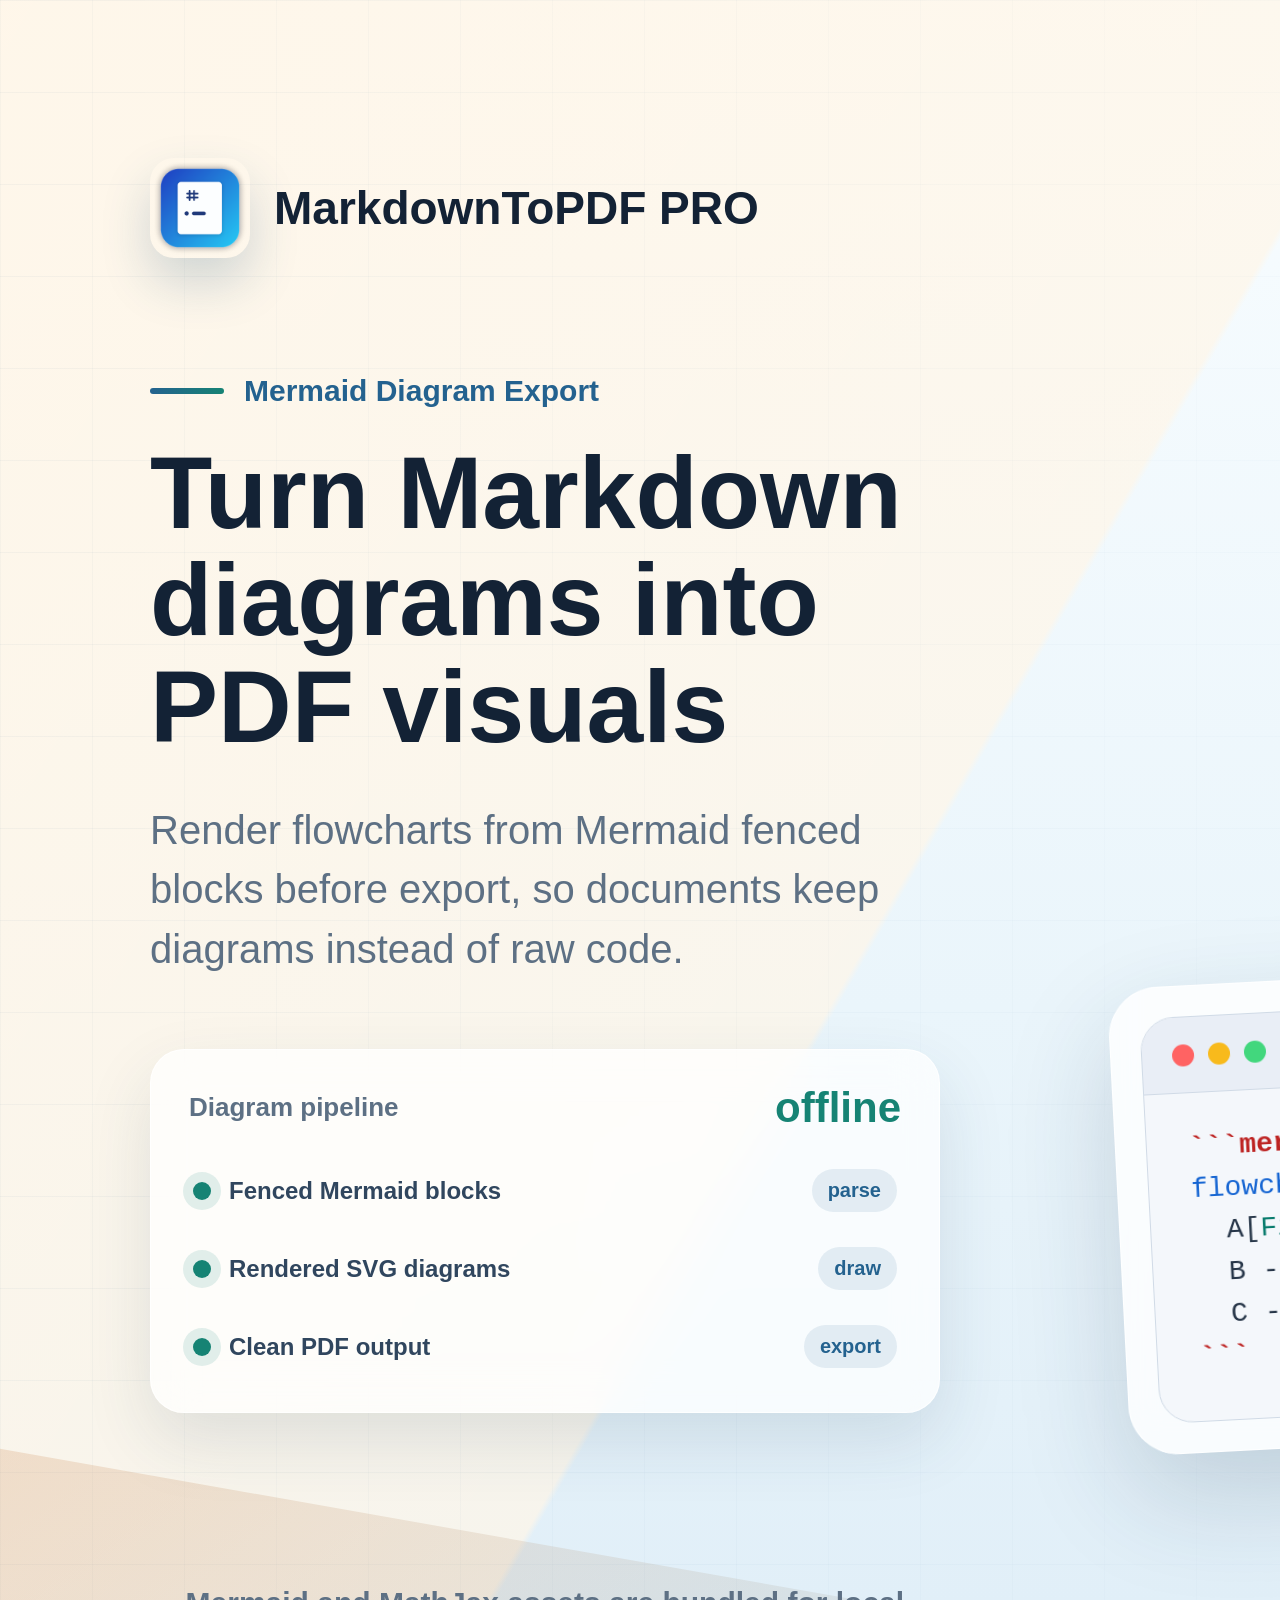
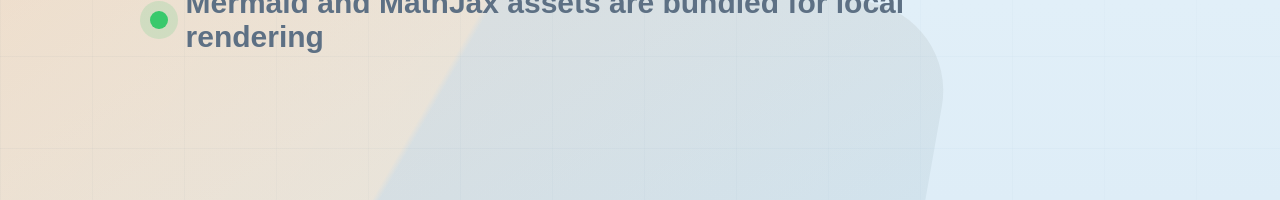
<file: app-store-assets/mermaid-diagram-promo.html>
<!doctype html>
<html lang="en">
  <head>
    <meta charset="UTF-8" />
    <meta name="viewport" content="width=device-width, initial-scale=1.0" />
    <title>MarkdownToPDF PRO Mermaid Diagram Promo</title>
    <style>
      :root {
        color-scheme: light;
        --ink: #132235;
        --muted: #5d7084;
        --blue: #24628f;
        --teal: #168374;
        --purple: #6a63c7;
        --rose: #cf5a57;
        --surface: rgba(255, 255, 255, 0.78);
        --shadow: 0 42px 110px rgba(28, 54, 82, 0.18);
      }

      * { box-sizing: border-box; }

      html,
      body {
        margin: 0;
        width: 2880px;
        height: 1800px;
        overflow: hidden;
        font-family: "Avenir Next", "Inter", -apple-system, BlinkMacSystemFont, "Segoe UI", sans-serif;
        background: #f5f9fc;
      }

      body {
        display: grid;
        place-items: center;
      }

      .artboard {
        position: relative;
        width: 2880px;
        height: 1800px;
        overflow: hidden;
        color: var(--ink);
        background:
          linear-gradient(120deg, rgba(255, 246, 232, 0.92) 0%, rgba(255, 246, 232, 0.72) 36%, transparent 36.2%),
          linear-gradient(180deg, #f9fdff 0%, #eaf5fb 56%, #deedf7 100%);
      }

      .artboard::before {
        content: "";
        position: absolute;
        inset: 0;
        background-image:
          linear-gradient(rgba(36, 98, 143, 0.08) 1px, transparent 1px),
          linear-gradient(90deg, rgba(36, 98, 143, 0.06) 1px, transparent 1px);
        background-size: 92px 92px;
        mask-image: linear-gradient(90deg, rgba(0, 0, 0, 0.56), transparent 76%);
      }

      .cool-shape,
      .warm-shape {
        position: absolute;
        border-radius: 90px;
      }

      .cool-shape {
        right: -190px;
        top: -126px;
        width: 1280px;
        height: 520px;
        transform: rotate(-13deg);
        background: linear-gradient(135deg, rgba(36, 98, 143, 0.22), rgba(22, 131, 116, 0.1));
      }

      .warm-shape {
        left: -250px;
        bottom: -132px;
        width: 1180px;
        height: 420px;
        transform: rotate(10deg);
        background: linear-gradient(135deg, rgba(219, 151, 97, 0.28), rgba(82, 162, 205, 0.1));
      }

      .content {
        position: relative;
        z-index: 1;
        display: grid;
        grid-template-columns: 880px 1fr;
        gap: 88px;
        height: 100%;
        padding: 150px 150px 118px;
      }

      .copy {
        display: flex;
        flex-direction: column;
        justify-content: space-between;
        min-width: 0;
        padding: 8px 0 28px;
      }

      .brand {
        display: inline-flex;
        align-items: center;
        gap: 24px;
      }

      .brand img {
        width: 100px;
        height: 100px;
        border-radius: 24px;
        box-shadow: 0 24px 50px rgba(25, 82, 122, 0.2);
      }

      .brand span {
        font-size: 46px;
        font-weight: 600;
        letter-spacing: 0;
      }

      .headline {
        margin-top: 112px;
      }

      .eyebrow {
        display: inline-grid;
        grid-auto-flow: column;
        align-items: center;
        gap: 20px;
        margin: 0 0 32px;
        color: var(--blue);
        font-size: 30px;
        font-weight: 600;
        letter-spacing: 0;
      }

      .eyebrow::before {
        content: "";
        width: 74px;
        height: 6px;
        border-radius: 999px;
        background: linear-gradient(90deg, var(--blue), var(--teal));
      }

      h1 {
        margin: 0;
        max-width: 850px;
        font-size: 102px;
        line-height: 1.05;
        letter-spacing: 0;
        font-weight: 600;
      }

      .lead {
        margin: 40px 0 0;
        max-width: 790px;
        color: var(--muted);
        font-size: 40px;
        line-height: 1.48;
        font-weight: 450;
      }

      .diagram-panel {
        width: 790px;
        margin-top: 70px;
        padding: 34px 38px;
        border: 1px solid rgba(255, 255, 255, 0.78);
        border-radius: 34px;
        background: rgba(255, 255, 255, 0.74);
        box-shadow: 0 28px 68px rgba(30, 62, 92, 0.12);
        backdrop-filter: blur(22px);
      }

      .panel-top {
        display: flex;
        align-items: center;
        justify-content: space-between;
        gap: 24px;
        margin-bottom: 28px;
      }

      .panel-top span {
        color: var(--muted);
        font-size: 26px;
        font-weight: 560;
      }

      .panel-top strong {
        color: var(--teal);
        font-size: 42px;
        font-weight: 650;
      }

      .format-list {
        display: grid;
        gap: 16px;
      }

      .format-row {
        display: grid;
        grid-template-columns: auto 1fr auto;
        align-items: center;
        gap: 18px;
        min-height: 62px;
        padding: 0 4px;
        color: #30465e;
        font-size: 24px;
        font-weight: 560;
      }

      .format-dot {
        width: 18px;
        height: 18px;
        border-radius: 50%;
        background: var(--teal);
        box-shadow: 0 0 0 10px rgba(22, 131, 116, 0.12);
      }

      .format-badge {
        padding: 10px 16px;
        border-radius: 999px;
        color: var(--blue);
        background: rgba(36, 98, 143, 0.1);
        font-size: 20px;
        font-weight: 650;
      }

      .footer-note {
        display: flex;
        align-items: center;
        gap: 18px;
        color: var(--muted);
        font-size: 30px;
        font-weight: 560;
      }

      .footer-note::before {
        content: "";
        width: 18px;
        height: 18px;
        border-radius: 50%;
        background: #39c96c;
        box-shadow: 0 0 0 10px rgba(57, 201, 108, 0.16);
      }

      .visual {
        position: relative;
        min-width: 0;
      }

      .diagram-card,
      .markdown-card,
      .callout-card {
        position: absolute;
        border: 1px solid rgba(255, 255, 255, 0.78);
        background: var(--surface);
        box-shadow: var(--shadow);
        backdrop-filter: blur(24px);
      }

      .token-strip {
        position: absolute;
        right: 18px;
        top: 40px;
        display: grid;
        grid-auto-flow: column;
        gap: 14px;
      }

      .token {
        padding: 12px 18px;
        border-radius: 999px;
        background: rgba(255, 255, 255, 0.72);
        color: var(--blue);
        border: 1px solid rgba(36, 98, 143, 0.12);
        font-size: 22px;
        font-weight: 650;
      }

      .token:nth-child(2) { color: var(--teal); }
      .token:nth-child(3) { color: var(--rose); }

      .diagram-card {
        right: -8px;
        top: 118px;
        width: 1320px;
        padding: 34px;
        border-radius: 54px;
        transform: rotate(2.2deg);
      }

      .diagram-paper {
        position: relative;
        height: 700px;
        padding: 44px 48px;
        border: 1px solid rgba(38, 73, 104, 0.1);
        border-radius: 36px;
        background: rgba(255, 255, 255, 0.92);
      }

      .diagram-title strong,
      .diagram-title span {
        display: block;
      }

      .diagram-title strong {
        font-size: 38px;
        font-weight: 650;
      }

      .diagram-title span {
        margin-top: 8px;
        color: var(--muted);
        font-size: 24px;
        font-weight: 520;
      }

      .diagram-canvas {
        position: relative;
        height: 480px;
        margin-top: 34px;
        border-radius: 30px;
        background:
          linear-gradient(rgba(36, 98, 143, 0.06) 1px, transparent 1px),
          linear-gradient(90deg, rgba(36, 98, 143, 0.05) 1px, transparent 1px),
          #f7fafc;
        background-size: 48px 48px;
        overflow: hidden;
      }

      .node {
        position: absolute;
        display: grid;
        place-items: center;
        min-width: 220px;
        min-height: 82px;
        padding: 18px 22px;
        border: 3px solid rgba(36, 98, 143, 0.18);
        border-radius: 22px;
        background: rgba(255, 255, 255, 0.92);
        color: #1b2c41;
        font-size: 24px;
        font-weight: 650;
        text-align: center;
      }

      .node.source { left: 62px; top: 192px; color: var(--blue); }
      .node.queue { left: 370px; top: 88px; color: var(--teal); }
      .node.render { left: 690px; top: 192px; color: var(--purple); }
      .node.pdf { right: 72px; top: 88px; color: var(--rose); }
      .node.history { right: 96px; bottom: 72px; color: var(--blue); }

      .connector {
        position: absolute;
        height: 4px;
        transform-origin: 0 50%;
        border-radius: 999px;
        background: rgba(36, 98, 143, 0.34);
      }

      .connector::after {
        content: "";
        position: absolute;
        right: -2px;
        top: 50%;
        width: 0;
        height: 0;
        border-top: 9px solid transparent;
        border-bottom: 9px solid transparent;
        border-left: 15px solid rgba(36, 98, 143, 0.5);
        transform: translateY(-50%);
      }

      .c1 { left: 282px; top: 222px; width: 178px; transform: rotate(-30deg); }
      .c2 { left: 590px; top: 142px; width: 170px; transform: rotate(31deg); }
      .c3 { left: 904px; top: 222px; width: 198px; transform: rotate(-32deg); }
      .c4 { left: 908px; top: 266px; width: 220px; transform: rotate(28deg); }

      .markdown-card {
        left: 0;
        top: 810px;
        width: 1110px;
        padding: 30px;
        border-radius: 50px;
        transform: rotate(-3deg);
      }

      .code-window {
        overflow: hidden;
        border: 1px solid #d0dae6;
        border-radius: 34px;
        background: #f4f7fb;
      }

      .code-header {
        display: flex;
        align-items: center;
        justify-content: space-between;
        height: 76px;
        padding: 0 30px;
        border-bottom: 1px solid #d0dae6;
        background: #e9eef6;
      }

      .lights {
        display: flex;
        gap: 14px;
      }

      .lights span {
        width: 22px;
        height: 22px;
        border-radius: 50%;
      }

      .lights span:nth-child(1) { background: #ff6363; }
      .lights span:nth-child(2) { background: #f8ba1c; }
      .lights span:nth-child(3) { background: #42d77d; }

      .code-header strong {
        color: #526177;
        font-size: 22px;
        letter-spacing: 3px;
      }

      pre {
        margin: 0;
        padding: 34px 42px 42px;
        color: #263548;
        font-family: "SF Mono", Menlo, Monaco, Consolas, monospace;
        font-size: 28px;
        line-height: 1.5;
        white-space: pre-wrap;
      }

      .kw { color: #bd2322; font-weight: 700; }
      .id { color: #1464d2; }
      .label { color: #087b6d; }

      .callout-card {
        right: 28px;
        bottom: 96px;
        display: grid;
        grid-template-columns: auto 1fr;
        align-items: center;
        gap: 24px;
        width: 828px;
        padding: 34px 38px;
        border-radius: 36px;
      }

      .diagram-icon {
        display: grid;
        place-items: center;
        width: 92px;
        height: 92px;
        border-radius: 26px;
        color: var(--teal);
        border: 6px solid var(--teal);
        background: rgba(255, 255, 255, 0.78);
        font-size: 40px;
        font-weight: 650;
      }

      .callout-text strong,
      .callout-text span {
        display: block;
      }

      .callout-text strong {
        font-size: 38px;
        line-height: 1.2;
        font-weight: 650;
      }

      .callout-text span {
        margin-top: 10px;
        color: var(--muted);
        font-size: 26px;
        line-height: 1.36;
        font-weight: 520;
      }
    </style>
  </head>
  <body>
    <main class="artboard" aria-label="MarkdownToPDF PRO Mermaid diagram promotional screenshot">
      <div class="cool-shape" aria-hidden="true"></div>
      <div class="warm-shape" aria-hidden="true"></div>

      <section class="content">
        <div class="copy">
          <div>
            <div class="brand">
              <img src="../pictures/app-icon.png" alt="" />
              <span>MarkdownToPDF PRO</span>
            </div>

            <div class="headline">
              <p class="eyebrow">Mermaid Diagram Export</p>
              <h1>Turn Markdown diagrams into PDF visuals</h1>
              <p class="lead">Render flowcharts from Mermaid fenced blocks before export, so documents keep diagrams instead of raw code.</p>
            </div>

            <div class="diagram-panel" aria-hidden="true">
              <div class="panel-top">
                <span>Diagram pipeline</span>
                <strong>offline</strong>
              </div>
              <div class="format-list">
                <div class="format-row">
                  <span class="format-dot"></span>
                  <span>Fenced Mermaid blocks</span>
                  <span class="format-badge">parse</span>
                </div>
                <div class="format-row">
                  <span class="format-dot"></span>
                  <span>Rendered SVG diagrams</span>
                  <span class="format-badge">draw</span>
                </div>
                <div class="format-row">
                  <span class="format-dot"></span>
                  <span>Clean PDF output</span>
                  <span class="format-badge">export</span>
                </div>
              </div>
            </div>
          </div>

          <div class="footer-note">Mermaid and MathJax assets are bundled for local rendering</div>
        </div>

        <div class="visual" aria-hidden="true">
          <div class="token-strip">
            <span class="token">Mermaid</span>
            <span class="token">Local</span>
            <span class="token">PDF</span>
          </div>

          <div class="diagram-card">
            <div class="diagram-paper">
              <div class="diagram-title">
                <strong>Conversion Flow</strong>
                <span>Rendered diagram inside the exported PDF</span>
              </div>
              <div class="diagram-canvas">
                <div class="connector c1"></div>
                <div class="connector c2"></div>
                <div class="connector c3"></div>
                <div class="connector c4"></div>
                <div class="node source">Markdown files</div>
                <div class="node queue">Pending queue</div>
                <div class="node render">Local renderer</div>
                <div class="node pdf">PDF output</div>
                <div class="node history">History record</div>
              </div>
            </div>
          </div>

          <div class="markdown-card">
            <div class="code-window">
              <div class="code-header">
                <div class="lights"><span></span><span></span><span></span></div>
                <strong>MERMAID</strong>
              </div>
              <pre><span class="kw">```mermaid</span>
<span class="id">flowchart TD</span>
  A[<span class="label">Finder Context Menu</span>] --> B[<span class="label">Pending Queue</span>]
  B --> C[<span class="label">MarkdownToPDF PRO App</span>]
  C --> D[<span class="label">PDF Output</span>]
<span class="kw">```</span></pre>
            </div>
          </div>

          <div class="callout-card">
            <div class="diagram-icon">[]</div>
            <div class="callout-text">
              <strong>Diagrams stay visual</strong>
              <span>Flowcharts render before PDF generation, preserving readable technical documents.</span>
            </div>
          </div>
        </div>
      </section>
    </main>
  </body>
</html>
</file>
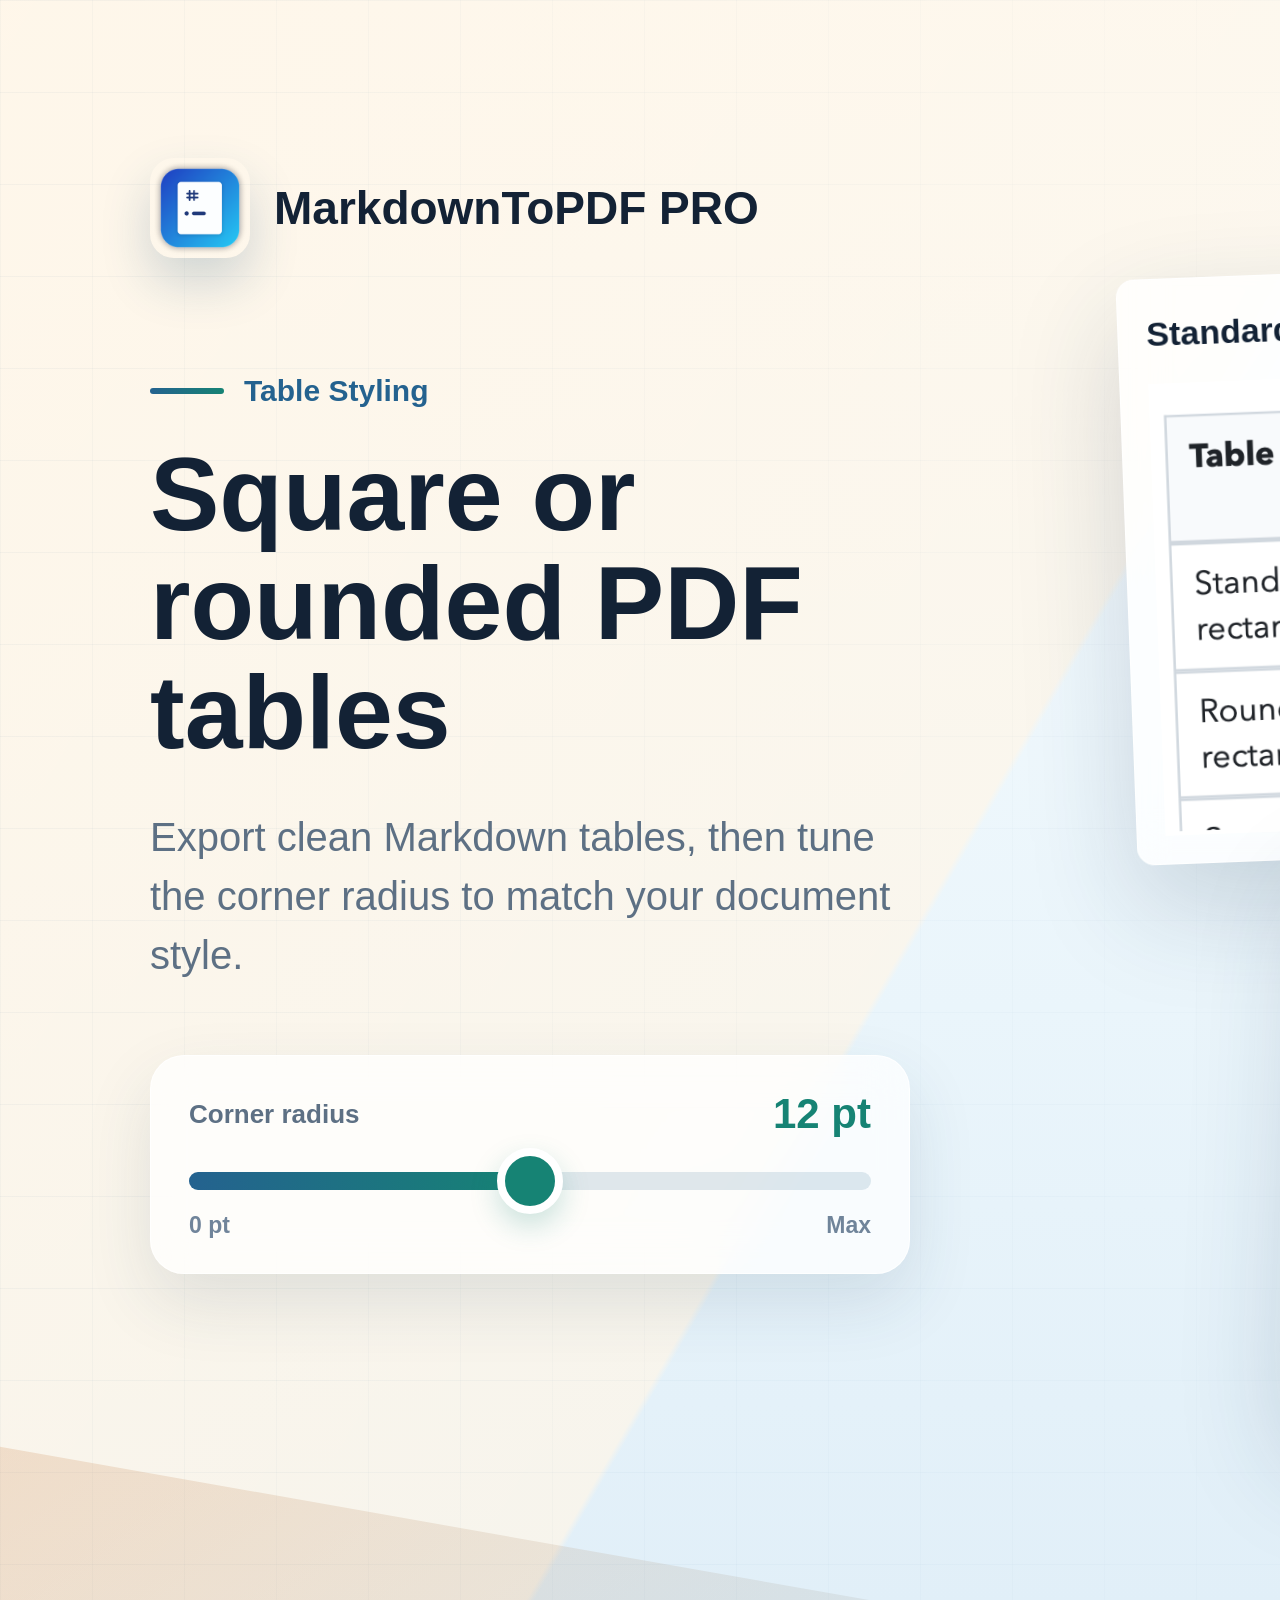
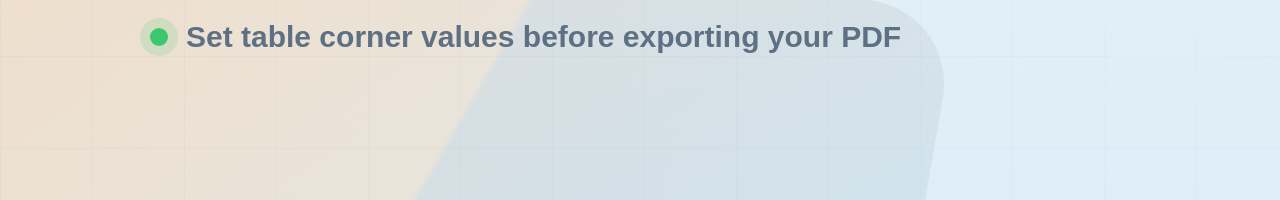
<file: app-store-assets/table-corner-radius-promo.html>
<!doctype html>
<html lang="en">
  <head>
    <meta charset="UTF-8" />
    <meta name="viewport" content="width=device-width, initial-scale=1.0" />
    <title>MarkdownToPDF PRO Table Corner Radius Promo</title>
    <style>
      :root {
        color-scheme: light;
        --ink: #132235;
        --muted: #5d7084;
        --blue: #24628f;
        --teal: #168374;
        --orange: #db9761;
        --surface: rgba(255, 255, 255, 0.78);
        --line: rgba(38, 73, 104, 0.14);
        --shadow: 0 42px 110px rgba(28, 54, 82, 0.18);
      }

      * {
        box-sizing: border-box;
      }

      html,
      body {
        margin: 0;
        width: 2880px;
        height: 1800px;
        overflow: hidden;
        font-family:
          "Avenir Next",
          "Inter",
          -apple-system,
          BlinkMacSystemFont,
          "Segoe UI",
          sans-serif;
        background: #f5f9fc;
      }

      body {
        display: grid;
        place-items: center;
      }

      .artboard {
        position: relative;
        width: 2880px;
        height: 1800px;
        overflow: hidden;
        color: var(--ink);
        background:
          linear-gradient(120deg, rgba(255, 246, 232, 0.92) 0%, rgba(255, 246, 232, 0.72) 37%, transparent 37.2%),
          linear-gradient(180deg, #f9fdff 0%, #eaf5fb 56%, #deedf7 100%);
      }

      .artboard::before {
        content: "";
        position: absolute;
        inset: 0;
        background-image:
          linear-gradient(rgba(36, 98, 143, 0.08) 1px, transparent 1px),
          linear-gradient(90deg, rgba(36, 98, 143, 0.06) 1px, transparent 1px);
        background-size: 92px 92px;
        mask-image: linear-gradient(90deg, rgba(0, 0, 0, 0.56), transparent 76%);
      }

      .cool-shape {
        position: absolute;
        right: -190px;
        top: -130px;
        width: 1280px;
        height: 520px;
        border-radius: 90px;
        transform: rotate(-13deg);
        background: linear-gradient(135deg, rgba(36, 98, 143, 0.22), rgba(22, 131, 116, 0.1));
      }

      .warm-shape {
        position: absolute;
        left: -250px;
        bottom: -130px;
        width: 1180px;
        height: 420px;
        border-radius: 84px;
        transform: rotate(10deg);
        background: linear-gradient(135deg, rgba(219, 151, 97, 0.28), rgba(82, 162, 205, 0.1));
      }

      .content {
        position: relative;
        z-index: 1;
        display: grid;
        grid-template-columns: 850px 1fr;
        gap: 86px;
        height: 100%;
        padding: 150px 150px 118px;
      }

      .copy {
        display: flex;
        flex-direction: column;
        justify-content: space-between;
        min-width: 0;
        padding: 8px 0 28px;
      }

      .brand {
        display: inline-flex;
        align-items: center;
        gap: 24px;
      }

      .brand img {
        width: 100px;
        height: 100px;
        border-radius: 24px;
        box-shadow: 0 24px 50px rgba(25, 82, 122, 0.2);
      }

      .brand span {
        font-size: 46px;
        font-weight: 600;
        letter-spacing: 0;
      }

      .headline {
        margin-top: 112px;
      }

      .eyebrow {
        display: inline-grid;
        grid-auto-flow: column;
        align-items: center;
        gap: 20px;
        margin: 0 0 32px;
        color: var(--blue);
        font-size: 30px;
        font-weight: 600;
        letter-spacing: 0;
      }

      .eyebrow::before {
        content: "";
        width: 74px;
        height: 6px;
        border-radius: 999px;
        background: linear-gradient(90deg, var(--blue), var(--teal));
      }

      h1 {
        margin: 0;
        max-width: 820px;
        font-size: 104px;
        line-height: 1.05;
        letter-spacing: 0;
        font-weight: 600;
      }

      .lead {
        margin: 40px 0 0;
        max-width: 780px;
        color: var(--muted);
        font-size: 40px;
        line-height: 1.48;
        font-weight: 450;
      }

      .radius-panel {
        width: 760px;
        margin-top: 70px;
        padding: 34px 38px;
        border: 1px solid rgba(255, 255, 255, 0.78);
        border-radius: 34px;
        background: rgba(255, 255, 255, 0.74);
        box-shadow: 0 28px 68px rgba(30, 62, 92, 0.12);
        backdrop-filter: blur(22px);
      }

      .panel-top {
        display: flex;
        align-items: center;
        justify-content: space-between;
        gap: 24px;
      }

      .panel-top span {
        color: var(--muted);
        font-size: 26px;
        font-weight: 560;
      }

      .panel-top strong {
        color: var(--teal);
        font-size: 42px;
        font-weight: 650;
      }

      .slider {
        position: relative;
        height: 18px;
        margin: 34px 0 22px;
        border-radius: 999px;
        background: rgba(36, 98, 143, 0.14);
      }

      .slider::before {
        content: "";
        position: absolute;
        inset: 0 auto 0 0;
        width: 50%;
        border-radius: inherit;
        background: linear-gradient(90deg, var(--blue), var(--teal));
      }

      .slider::after {
        content: "";
        position: absolute;
        top: 50%;
        left: 50%;
        width: 50px;
        height: 50px;
        border: 8px solid #fff;
        border-radius: 50%;
        background: var(--teal);
        box-shadow: 0 12px 28px rgba(22, 131, 116, 0.22);
        transform: translate(-50%, -50%);
      }

      .scale {
        display: flex;
        justify-content: space-between;
        color: #70849a;
        font-size: 23px;
        font-weight: 560;
      }

      .footer-note {
        display: flex;
        align-items: center;
        gap: 18px;
        color: var(--muted);
        font-size: 30px;
        font-weight: 560;
      }

      .footer-note::before {
        content: "";
        width: 18px;
        height: 18px;
        border-radius: 50%;
        background: #39c96c;
        box-shadow: 0 0 0 10px rgba(57, 201, 108, 0.16);
      }

      .visual {
        position: relative;
        min-width: 0;
      }

      .comparison {
        position: absolute;
        inset: 62px 0 auto 0;
        display: grid;
        grid-template-columns: 1fr;
        gap: 22px;
        align-items: start;
      }

      .table-card {
        position: relative;
        padding: 28px;
        border: 1px solid rgba(255, 255, 255, 0.78);
        background: var(--surface);
        box-shadow: var(--shadow);
        backdrop-filter: blur(24px);
        width: 1360px;
      }

      .table-card.plain {
        margin-top: 42px;
        border-radius: 18px;
        transform: rotate(-2.2deg);
      }

      .table-card.rounded {
        margin-top: -10px;
        margin-left: 210px;
        border-radius: 40px;
        transform: rotate(2.2deg);
      }

      .card-label {
        display: flex;
        align-items: center;
        justify-content: space-between;
        gap: 20px;
        margin: 0 0 24px;
      }

      .card-label strong {
        font-size: 34px;
        font-weight: 620;
      }

      .pill {
        padding: 12px 20px;
        border: 1px solid rgba(36, 98, 143, 0.12);
        border-radius: 999px;
        background: rgba(255, 255, 255, 0.76);
        color: var(--blue);
        font-size: 22px;
        font-weight: 650;
      }

      .rounded .pill {
        color: var(--teal);
      }

      .image-frame {
        overflow: visible;
        border: 0;
        background: #fff;
      }

      .plain .image-frame {
        height: auto;
        border-radius: 0;
      }

      .rounded .image-frame {
        height: auto;
        border-radius: 0;
      }

      .plain img {
        width: 100%;
        height: auto;
        object-fit: contain;
        object-position: 50% 50%;
      }

      .rounded img {
        width: 100%;
        height: auto;
        object-fit: contain;
        object-position: 50% 50%;
      }

      .callout {
        position: absolute;
        right: 34px;
        bottom: 112px;
        display: grid;
        grid-template-columns: auto 1fr;
        align-items: center;
        gap: 24px;
        width: 820px;
        padding: 34px 38px;
        border: 1px solid rgba(255, 255, 255, 0.84);
        border-radius: 36px;
        background: rgba(255, 255, 255, 0.84);
        box-shadow: 0 34px 88px rgba(27, 55, 82, 0.16);
        backdrop-filter: blur(24px);
      }

      .corner-icon {
        position: relative;
        width: 92px;
        height: 92px;
        border: 6px solid var(--teal);
        border-left-color: rgba(22, 131, 116, 0.22);
        border-bottom-color: rgba(22, 131, 116, 0.22);
        border-radius: 20px;
      }

      .corner-icon::after {
        content: "12";
        position: absolute;
        inset: 0;
        display: grid;
        place-items: center;
        color: var(--teal);
        font-size: 30px;
        font-weight: 650;
      }

      .callout strong,
      .callout span {
        display: block;
      }

      .callout strong {
        font-size: 38px;
        line-height: 1.22;
        font-weight: 650;
      }

      .callout span {
        margin-top: 10px;
        color: var(--muted);
        font-size: 26px;
        line-height: 1.36;
        font-weight: 520;
      }

      .mini-switch {
        position: absolute;
        right: 26px;
        top: 22px;
        display: flex;
        gap: 14px;
      }

      .mini-switch span {
        padding: 12px 20px;
        border-radius: 999px;
        background: rgba(255, 255, 255, 0.78);
        color: var(--blue);
        border: 1px solid rgba(36, 98, 143, 0.12);
        font-size: 22px;
        font-weight: 650;
      }

      .mini-switch span:last-child {
        color: var(--teal);
      }
    </style>
  </head>
  <body>
    <main class="artboard" aria-label="MarkdownToPDF PRO table corner radius promotional screenshot">
      <div class="cool-shape" aria-hidden="true"></div>
      <div class="warm-shape" aria-hidden="true"></div>

      <section class="content">
        <div class="copy">
          <div>
            <div class="brand">
              <img src="../pictures/app-icon.png" alt="" />
              <span>MarkdownToPDF PRO</span>
            </div>

            <div class="headline">
              <p class="eyebrow">Table Styling</p>
              <h1>Square or rounded PDF tables</h1>
              <p class="lead">Export clean Markdown tables, then tune the corner radius to match your document style.</p>
            </div>

            <div class="radius-panel" aria-hidden="true">
              <div class="panel-top">
                <span>Corner radius</span>
                <strong>12 pt</strong>
              </div>
              <div class="slider"></div>
              <div class="scale">
                <span>0 pt</span>
                <span>Max</span>
              </div>
            </div>
          </div>

          <div class="footer-note">Set table corner values before exporting your PDF</div>
        </div>

        <div class="visual" aria-hidden="true">
          <div class="mini-switch">
            <span>Rectangular</span>
            <span>Rounded</span>
          </div>

          <div class="comparison">
            <figure class="table-card plain">
              <figcaption class="card-label">
                <strong>Standard rectangle</strong>
                <span class="pill">0 pt</span>
              </figcaption>
              <div class="image-frame">
                <img src="table-corner-radius-rectangle-crop.png" alt="" />
              </div>
            </figure>

            <figure class="table-card rounded">
              <figcaption class="card-label">
                <strong>Rounded rectangle</strong>
                <span class="pill">12 pt</span>
              </figcaption>
              <div class="image-frame">
                <img src="table-corner-radius-rounded-crop.png" alt="" />
              </div>
            </figure>
          </div>

          <div class="callout">
            <div class="corner-icon"></div>
            <div>
              <strong>User-controlled radius</strong>
              <span>Choose sharp corners for technical reports or softer corners for polished handouts.</span>
            </div>
          </div>
        </div>
      </section>
    </main>
  </body>
</html>
</file>
<file: styles.css>
:root {
  color-scheme: light;
  --bg: #eef4fa;
  --bg-strong: #dce8f6;
  --surface: rgba(255, 255, 255, 0.76);
  --surface-strong: rgba(255, 255, 255, 0.9);
  --surface-border: rgba(20, 56, 94, 0.09);
  --text: #163452;
  --text-soft: #506b87;
  --text-faint: #7d91a7;
  --accent: #1f5f98;
  --accent-soft: #78aee0;
  --accent-warm: #ebc29e;
  --accent-strong: #0f4e84;
  --success-soft: #d8f2dd;
  --warning-soft: #fff1db;
  --shadow-xl: 0 36px 90px rgba(26, 71, 118, 0.16);
  --shadow-lg: 0 22px 54px rgba(26, 71, 118, 0.12);
  --shadow-md: 0 14px 36px rgba(26, 71, 118, 0.09);
  --radius-xl: 32px;
  --radius-lg: 24px;
  --radius-md: 18px;
  --radius-sm: 14px;
  --font-display: "Avenir Next", "Segoe UI", "Helvetica Neue", sans-serif;
  --font-body: "Avenir Next", "Trebuchet MS", "Helvetica Neue", sans-serif;
  --font-mono: "SFMono-Regular", "Menlo", "Consolas", monospace;
  --max-width: 1180px;
}

*,
*::before,
*::after {
  box-sizing: border-box;
}

html {
  scroll-behavior: smooth;
}

body {
  margin: 0;
  min-width: 320px;
  font-family: var(--font-body);
  color: var(--text);
  background:
    radial-gradient(circle at top left, rgba(255, 233, 207, 0.9), transparent 30%),
    radial-gradient(circle at top right, rgba(116, 172, 227, 0.7), transparent 34%),
    linear-gradient(180deg, #f7fbff 0%, var(--bg) 32%, #f4f7fb 100%);
}

img {
  display: block;
  max-width: 100%;
}

a {
  color: inherit;
}

button,
input,
textarea,
select {
  font: inherit;
}

button:focus-visible,
a:focus-visible {
  outline: 2px solid rgba(31, 95, 152, 0.5);
  outline-offset: 3px;
}

.skip-link {
  position: fixed;
  top: 1rem;
  left: 1rem;
  z-index: 30;
  padding: 0.8rem 1rem;
  border-radius: 999px;
  background: var(--accent);
  color: #fff;
  text-decoration: none;
  transform: translateY(-150%);
  transition: transform 0.2s ease;
}

.skip-link:focus {
  transform: translateY(0);
}

.page-backdrop {
  position: fixed;
  inset: 0;
  overflow: hidden;
  pointer-events: none;
}

.backdrop-orb {
  position: absolute;
  border-radius: 999px;
  filter: blur(28px);
  opacity: 0.6;
}

.orb-a {
  top: -6rem;
  right: 8%;
  width: 34rem;
  height: 18rem;
  background: linear-gradient(90deg, rgba(66, 139, 219, 0.8), rgba(48, 87, 208, 0.3));
}

.orb-b {
  top: 26rem;
  left: -8rem;
  width: 20rem;
  height: 20rem;
  background: rgba(232, 194, 156, 0.58);
}

.orb-c {
  bottom: 6rem;
  right: -4rem;
  width: 18rem;
  height: 18rem;
  background: rgba(116, 172, 227, 0.4);
}

.backdrop-grid {
  position: absolute;
  inset: 0;
  background-image:
    linear-gradient(rgba(255, 255, 255, 0.28) 1px, transparent 1px),
    linear-gradient(90deg, rgba(255, 255, 255, 0.22) 1px, transparent 1px);
  background-size: 72px 72px;
  mask-image: linear-gradient(180deg, rgba(0, 0, 0, 0.42), transparent 80%);
}

.site-shell {
  position: relative;
  z-index: 1;
  width: min(calc(100% - 2rem), var(--max-width));
  margin: 0 auto;
  padding: 1rem 0 4rem;
}

.section,
.signal-grid {
  animation: rise-in 0.72s ease both;
}

.site-header {
  position: sticky;
  top: 1rem;
  z-index: 20;
  display: grid;
  grid-template-columns: auto 1fr auto;
  align-items: center;
  gap: 1rem;
  padding: 0.9rem 1.1rem;
  margin-bottom: 1.4rem;
  background: rgba(255, 255, 255, 0.66);
  border: 1px solid rgba(255, 255, 255, 0.7);
  border-radius: 999px;
  backdrop-filter: blur(18px);
  box-shadow: var(--shadow-md);
}

.brand {
  display: inline-flex;
  align-items: center;
  gap: 0.75rem;
  text-decoration: none;
  font-family: var(--font-display);
  font-size: 1.05rem;
  font-weight: 700;
  letter-spacing: 0.02em;
}

.brand img {
  width: 2.2rem;
  height: 2.2rem;
  border-radius: 0.7rem;
  box-shadow: 0 12px 24px rgba(31, 95, 152, 0.2);
}

.header-nav {
  display: flex;
  justify-content: center;
  flex-wrap: wrap;
  gap: 1.2rem;
}

.header-nav a {
  color: var(--text-soft);
  text-decoration: none;
  font-size: 0.95rem;
}

.header-nav a:hover,
.header-nav a:focus-visible {
  color: var(--text);
}

.header-actions {
  display: flex;
  align-items: center;
  justify-content: flex-end;
  gap: 0.8rem;
  max-width: 100%;
}

.lang-switch {
  display: inline-flex;
  flex-wrap: wrap;
  justify-content: flex-end;
  gap: 0.3rem;
  padding: 0.35rem;
  max-width: min(100%, 30rem);
  border-radius: 1.4rem;
  background: rgba(20, 56, 94, 0.08);
}

.lang-button {
  border: 0;
  border-radius: 999px;
  background: transparent;
  color: var(--text-soft);
  min-height: 2.2rem;
  padding: 0.42rem 0.72rem;
  font-size: 0.82rem;
  font-weight: 700;
  letter-spacing: 0.02em;
  white-space: nowrap;
  cursor: pointer;
  transition:
    background 0.2s ease,
    color 0.2s ease,
    transform 0.2s ease;
}

.lang-button:hover,
.lang-button:focus-visible {
  color: var(--text);
}

.lang-button.is-active {
  background: #fff;
  color: var(--accent-strong);
  box-shadow: inset 0 0 0 1px rgba(31, 95, 152, 0.08), 0 10px 18px rgba(31, 95, 152, 0.12);
}

.hero {
  display: grid;
  grid-template-columns: minmax(0, 0.95fr) minmax(0, 1.05fr);
  align-items: center;
  gap: 2.5rem;
  padding: 3.5rem 0 2rem;
}

.hero-copy {
  position: relative;
}

.eyebrow {
  display: inline-flex;
  align-items: center;
  gap: 0.45rem;
  margin: 0 0 1rem;
  color: var(--accent);
  font-size: 0.83rem;
  font-weight: 700;
  letter-spacing: 0.14em;
  text-transform: uppercase;
}

.eyebrow::before {
  content: "";
  width: 2.5rem;
  height: 1px;
  background: linear-gradient(90deg, var(--accent), transparent);
}

.hero h1,
.section-heading h2 {
  margin: 0;
  font-family: var(--font-display);
  font-size: clamp(2.8rem, 5.3vw, 5rem);
  line-height: 0.97;
  letter-spacing: -0.045em;
}

.hero-lead,
.section-lead {
  margin: 1.2rem 0 0;
  max-width: 38rem;
  color: var(--text-soft);
  font-size: 1.08rem;
  line-height: 1.75;
}

.hero-actions {
  display: flex;
  flex-wrap: wrap;
  gap: 0.85rem;
  margin-top: 1.8rem;
}

.button {
  display: inline-flex;
  align-items: center;
  justify-content: center;
  min-height: 3.15rem;
  padding: 0.85rem 1.25rem;
  border-radius: 999px;
  text-decoration: none;
  font-weight: 700;
  transition:
    transform 0.2s ease,
    box-shadow 0.2s ease,
    background 0.2s ease;
}

.button:hover,
.button:focus-visible {
  transform: translateY(-2px);
}

.button-primary {
  background: linear-gradient(135deg, #184d7b, #2c71ac 70%, #579ce0);
  color: #fff;
  box-shadow: 0 18px 30px rgba(31, 95, 152, 0.26);
}

.button-store {
  background: linear-gradient(135deg, #11161d, #263140 72%, #46556a);
  color: #fff;
  box-shadow: 0 18px 30px rgba(17, 22, 29, 0.26);
}

.button-secondary {
  background: rgba(255, 255, 255, 0.72);
  color: var(--text);
  box-shadow: inset 0 0 0 1px rgba(20, 56, 94, 0.08);
}

.hero-badges {
  display: grid;
  grid-template-columns: repeat(2, minmax(0, 1fr));
  gap: 0.9rem;
  margin: 1.9rem 0 0;
  padding: 0;
  list-style: none;
}

.hero-badges li,
.support-list li {
  position: relative;
  padding-left: 1.4rem;
  color: var(--text-soft);
  line-height: 1.6;
}

.hero-badges li::before,
.support-list li::before {
  content: "";
  position: absolute;
  top: 0.66rem;
  left: 0;
  width: 0.5rem;
  height: 0.5rem;
  border-radius: 999px;
  background: linear-gradient(135deg, var(--accent), var(--accent-soft));
  box-shadow: 0 0 0 0.3rem rgba(31, 95, 152, 0.1);
}

.meta-grid {
  display: grid;
  grid-template-columns: repeat(2, minmax(0, 1fr));
  gap: 0.95rem;
  margin-top: 1.8rem;
}

.meta-card,
.signal-card,
.feature-card,
.timeline-card,
.promo-card,
.support-card,
.privacy-summary-card,
.privacy-policy-card,
.floating-card {
  background: var(--surface);
  border: 1px solid var(--surface-border);
  backdrop-filter: blur(18px);
  box-shadow: var(--shadow-md);
}

.meta-card {
  padding: 1rem 1.05rem;
  border-radius: var(--radius-md);
}

.meta-label {
  display: block;
  margin-bottom: 0.35rem;
  color: var(--text-faint);
  font-size: 0.78rem;
  font-weight: 700;
  letter-spacing: 0.1em;
  text-transform: uppercase;
}

.meta-value {
  display: block;
  font-size: 1rem;
  line-height: 1.4;
}

.hero-visual {
  position: relative;
  min-height: 36rem;
  display: flex;
  align-items: center;
  justify-content: center;
}

.device-frame {
  position: relative;
  padding: 1rem;
  border-radius: 2rem;
  background:
    linear-gradient(180deg, rgba(255, 255, 255, 0.92), rgba(255, 255, 255, 0.56)),
    linear-gradient(135deg, rgba(255, 255, 255, 0.3), rgba(31, 95, 152, 0.08));
  border: 1px solid rgba(255, 255, 255, 0.82);
  box-shadow: var(--shadow-xl);
  transform: rotate(-3deg);
}

.device-frame::after {
  content: "";
  position: absolute;
  inset: -1.8rem 2rem 2rem;
  z-index: -1;
  background: linear-gradient(135deg, rgba(31, 95, 152, 0.18), rgba(235, 194, 158, 0.2));
  border-radius: 2rem;
  filter: blur(22px);
}

.device-frame img {
  border-radius: 1.4rem;
  box-shadow: 0 12px 22px rgba(22, 52, 82, 0.1);
}

.floating-card {
  position: absolute;
  width: min(18rem, 48%);
  padding: 1rem 1.05rem;
  border-radius: var(--radius-md);
}

.floating-card-top {
  top: 1rem;
  left: -1.25rem;
}

.floating-card-bottom {
  right: -0.5rem;
  bottom: 0.9rem;
}

.floating-label {
  display: inline-block;
  margin-bottom: 0.55rem;
  color: var(--accent);
  font-size: 0.78rem;
  font-weight: 700;
  letter-spacing: 0.08em;
  text-transform: uppercase;
}

.floating-card p {
  margin: 0;
  color: var(--text-soft);
  line-height: 1.58;
}

.signal-grid {
  display: grid;
  grid-template-columns: repeat(4, minmax(0, 1fr));
  gap: 1rem;
  margin: 1rem 0 0;
}

.signal-card {
  padding: 1.25rem;
  border-radius: var(--radius-md);
}

.signal-index {
  display: inline-flex;
  width: 2.35rem;
  height: 2.35rem;
  align-items: center;
  justify-content: center;
  margin-bottom: 1rem;
  border-radius: 999px;
  background: linear-gradient(135deg, rgba(31, 95, 152, 0.12), rgba(116, 172, 227, 0.16));
  color: var(--accent);
  font-size: 0.84rem;
  font-weight: 800;
}

.signal-card h2,
.feature-card h3,
.timeline-card h3,
.support-card h3,
.privacy-summary-card h3,
.policy-block h3 {
  margin: 0;
  font-family: var(--font-display);
  font-size: 1.22rem;
  line-height: 1.2;
}

.signal-card p,
.feature-card p,
.timeline-card p,
.support-list,
.privacy-summary-card p,
.policy-block p {
  margin: 0.9rem 0 0;
  color: var(--text-soft);
  line-height: 1.72;
}

.section {
  padding: 5.25rem 0 0;
  scroll-margin-top: 7rem;
}

.split-heading {
  display: grid;
  grid-template-columns: minmax(0, 1fr) minmax(18rem, 24rem);
  gap: 1.5rem 2rem;
  align-items: end;
}

.feature-grid,
.support-grid,
.privacy-summary-grid {
  display: grid;
  gap: 1rem;
  margin-top: 2rem;
}

.feature-grid {
  grid-template-columns: repeat(3, minmax(0, 1fr));
}

.feature-card,
.support-card,
.privacy-summary-card {
  padding: 1.4rem;
  border-radius: var(--radius-md);
}

.timeline {
  position: relative;
  display: grid;
  grid-template-columns: repeat(3, minmax(0, 1fr));
  gap: 1rem;
  margin-top: 2rem;
}

.timeline::before {
  content: "";
  position: absolute;
  top: 1.35rem;
  left: 12%;
  right: 12%;
  height: 1px;
  background: linear-gradient(90deg, rgba(31, 95, 152, 0), rgba(31, 95, 152, 0.28), rgba(31, 95, 152, 0));
}

.timeline-card {
  position: relative;
  padding: 1.55rem;
  border-radius: var(--radius-md);
}

.timeline-step {
  display: inline-flex;
  margin-bottom: 1rem;
  color: var(--accent);
  font-size: 0.82rem;
  font-weight: 700;
  letter-spacing: 0.11em;
  text-transform: uppercase;
}

.promo-grid {
  display: grid;
  grid-template-columns: repeat(2, minmax(0, 1fr));
  gap: 1rem;
  margin-top: 2rem;
}

.promo-card {
  display: flex;
  min-width: 0;
  flex-direction: column;
  overflow: hidden;
  border-radius: var(--radius-xl);
}

.promo-media {
  position: relative;
  overflow: hidden;
  aspect-ratio: 8 / 5;
  background: rgba(255, 255, 255, 0.48);
}

.promo-media img {
  width: 100%;
  height: 100%;
  object-fit: cover;
  transition: transform 0.24s ease;
}

.promo-card:hover .promo-media img {
  transform: scale(1.012);
}

.promo-copy {
  padding: 1.1rem 1.2rem 1.25rem;
}

.promo-copy p {
  margin: 0.65rem 0 0;
  color: var(--text-soft);
  line-height: 1.68;
}

.render-showcase {
  display: grid;
  grid-template-columns: minmax(0, 1.18fr) minmax(20rem, 0.82fr);
  gap: 1.2rem;
  align-items: start;
  margin-top: 2rem;
}

.render-gallery {
  display: grid;
  gap: 1rem;
}

.render-subgrid {
  display: grid;
  grid-template-columns: repeat(2, minmax(0, 1fr));
  gap: 1rem;
}

.render-figure {
  margin: 0;
  padding: 1rem;
  display: flex;
  flex-direction: column;
  gap: 0.9rem;
  border-radius: var(--radius-xl);
  background: var(--surface);
  border: 1px solid var(--surface-border);
  backdrop-filter: blur(18px);
  box-shadow: var(--shadow-md);
}

.render-figure-featured {
  padding: 1.2rem;
}

.render-figure-compact {
  height: 100%;
}

.render-figure-wide {
  grid-column: 1 / -1;
}

.render-figure img {
  width: 100%;
  border-radius: calc(var(--radius-xl) - 0.5rem);
  box-shadow: 0 12px 22px rgba(22, 52, 82, 0.1);
}

.render-figure-featured img {
  border-radius: calc(var(--radius-xl) - 0.35rem);
}

.render-figure-rounded-table img {
  background: #fff;
  aspect-ratio: 2.4 / 1;
  object-fit: cover;
  object-position: center;
}

.render-figure figcaption {
  padding: 0 0.35rem 0.15rem;
}

.render-figure figcaption p {
  margin: 0.9rem 0 0;
  color: var(--text-soft);
  line-height: 1.72;
}

.render-copy {
  display: grid;
  gap: 1rem;
  align-content: start;
  position: sticky;
  top: 6.4rem;
}

.render-copy .feature-card {
  padding: 1.5rem;
  border-radius: var(--radius-xl);
}

.render-copy .feature-card:first-child {
  background:
    linear-gradient(180deg, rgba(255, 255, 255, 0.96), rgba(255, 255, 255, 0.82)),
    linear-gradient(135deg, rgba(31, 95, 152, 0.08), rgba(116, 172, 227, 0.08));
}

.render-copy .feature-card h3 {
  font-size: 1.18rem;
}

.render-copy .feature-card p {
  margin-top: 0.8rem;
}

.render-copy .feature-card::before {
  content: "";
  display: block;
  width: 3rem;
  height: 0.26rem;
  margin-bottom: 0.95rem;
  border-radius: 999px;
  background: linear-gradient(90deg, rgba(31, 95, 152, 0.95), rgba(116, 172, 227, 0.55));
}

.support-grid,
.privacy-summary-grid {
  grid-template-columns: repeat(2, minmax(0, 1fr));
}

.support-card-caution {
  background:
    linear-gradient(180deg, rgba(255, 247, 231, 0.88), rgba(255, 255, 255, 0.72));
}

.support-list {
  padding: 0;
  list-style: none;
}

.privacy-policy-card {
  margin-top: 1.1rem;
  padding: 1.5rem;
  border-radius: var(--radius-xl);
}

.policy-meta {
  display: inline-flex;
  align-items: center;
  gap: 0.7rem;
  padding: 0.65rem 0.95rem;
  border-radius: 999px;
  background: rgba(31, 95, 152, 0.08);
  color: var(--accent-strong);
  font-size: 0.92rem;
  font-weight: 700;
}

.policy-columns {
  display: grid;
  grid-template-columns: repeat(2, minmax(0, 1fr));
  gap: 1rem;
  margin-top: 1.3rem;
}

.policy-block {
  padding: 1.1rem;
  border-radius: var(--radius-md);
  background: rgba(255, 255, 255, 0.58);
  border: 1px solid rgba(20, 56, 94, 0.06);
}

.site-footer {
  padding-top: 4rem;
  text-align: center;
}

.site-footer p {
  margin: 0;
  color: var(--text-faint);
  font-size: 0.95rem;
  line-height: 1.6;
}

.footer-contact {
  margin-top: 0.6rem !important;
}

.footer-contact a {
  color: var(--accent-strong);
  font-weight: 700;
  text-decoration: none;
}

.footer-contact a:hover,
.footer-contact a:focus-visible {
  text-decoration: underline;
}

@keyframes rise-in {
  from {
    opacity: 0;
    transform: translateY(14px);
  }

  to {
    opacity: 1;
    transform: translateY(0);
  }
}

@media (max-width: 1060px) {
  .site-header {
    grid-template-columns: 1fr;
    justify-items: center;
    border-radius: 2rem;
  }

  .header-actions,
  .lang-switch {
    justify-content: center;
  }

  .hero,
  .split-heading,
  .promo-grid,
  .render-showcase {
    grid-template-columns: 1fr;
  }

  .render-subgrid {
    grid-template-columns: 1fr;
  }

  .render-copy {
    position: static;
    top: auto;
  }

  .hero-visual {
    min-height: auto;
    padding-top: 1rem;
  }

  .device-frame {
    transform: none;
  }

  .floating-card {
    position: static;
    width: 100%;
    margin-top: 1rem;
  }

  .feature-grid,
  .timeline,
  .signal-grid,
  .support-grid,
  .privacy-summary-grid,
  .policy-columns,
  .meta-grid {
    grid-template-columns: repeat(2, minmax(0, 1fr));
  }

  .timeline::before {
    display: none;
  }
}

@media (max-width: 720px) {
  .site-shell {
    width: min(calc(100% - 1rem), var(--max-width));
    padding-top: 0.7rem;
    padding-bottom: 3rem;
  }

  .site-header {
    top: 0.5rem;
    padding: 0.95rem;
  }

  .header-nav {
    gap: 0.9rem;
  }

  .hero {
    padding-top: 2.4rem;
  }

  .hero h1,
  .section-heading h2 {
    font-size: clamp(2.2rem, 12vw, 3.1rem);
  }

  .hero-badges,
  .feature-grid,
  .timeline,
  .signal-grid,
  .support-grid,
  .privacy-summary-grid,
  .policy-columns,
  .meta-grid {
    grid-template-columns: 1fr;
  }

  .policy-meta {
    display: flex;
    flex-wrap: wrap;
  }
}

@media (prefers-reduced-motion: reduce) {
  html {
    scroll-behavior: auto;
  }

  *,
  *::before,
  *::after {
    animation: none !important;
    transition-duration: 0.01ms !important;
    transition-delay: 0ms !important;
  }
}
</file>
